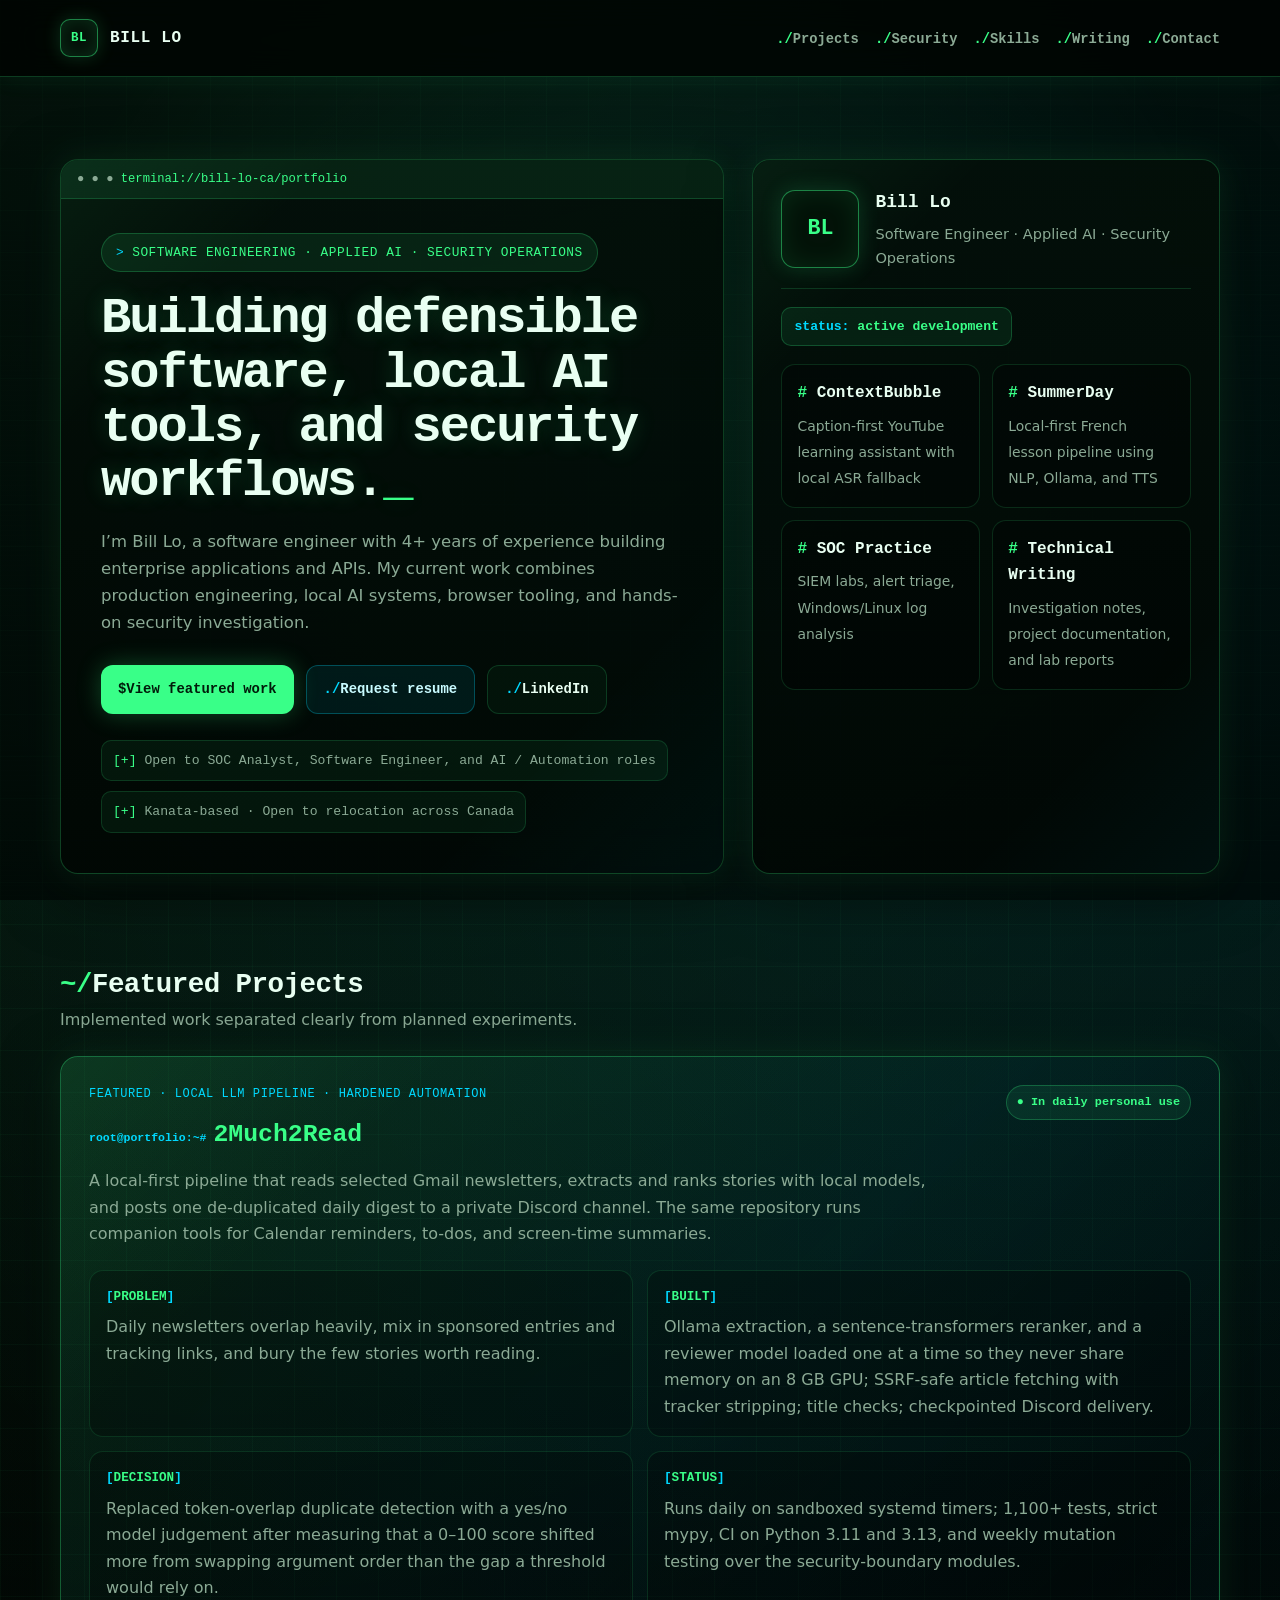
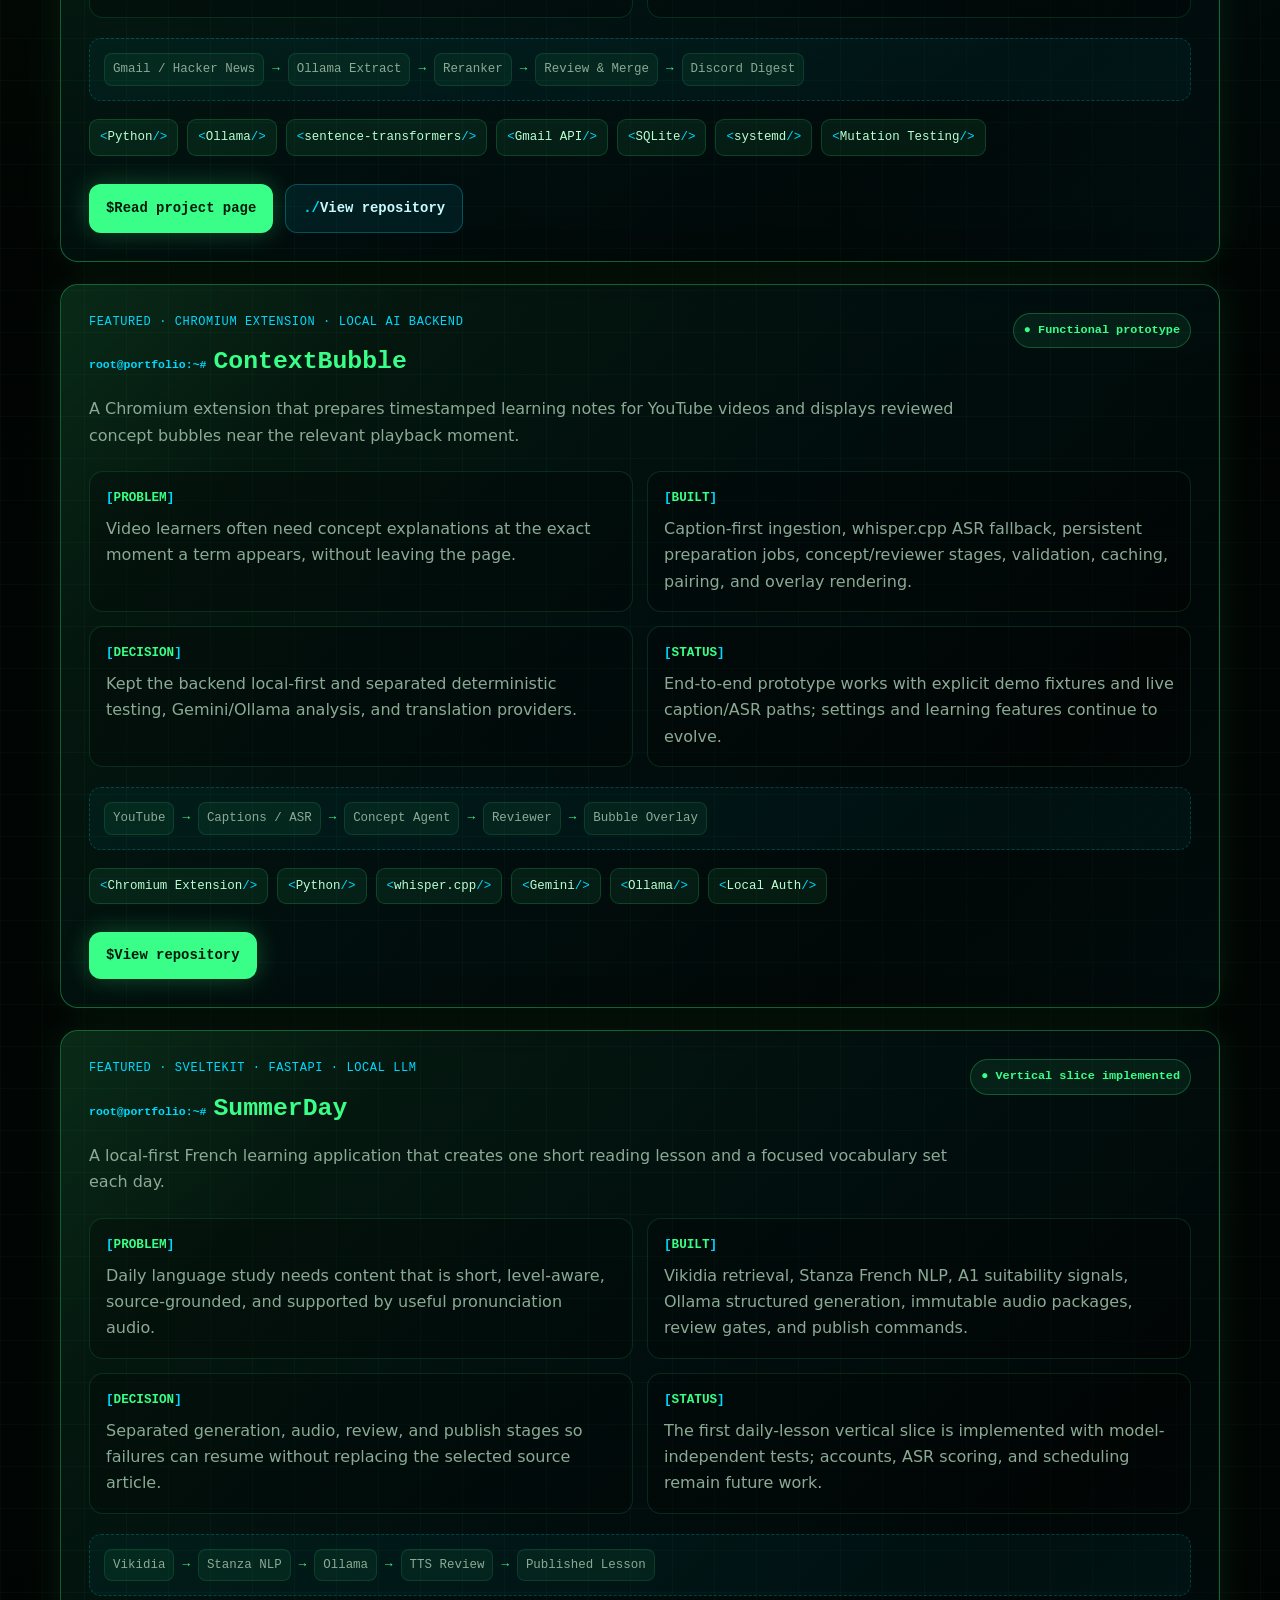
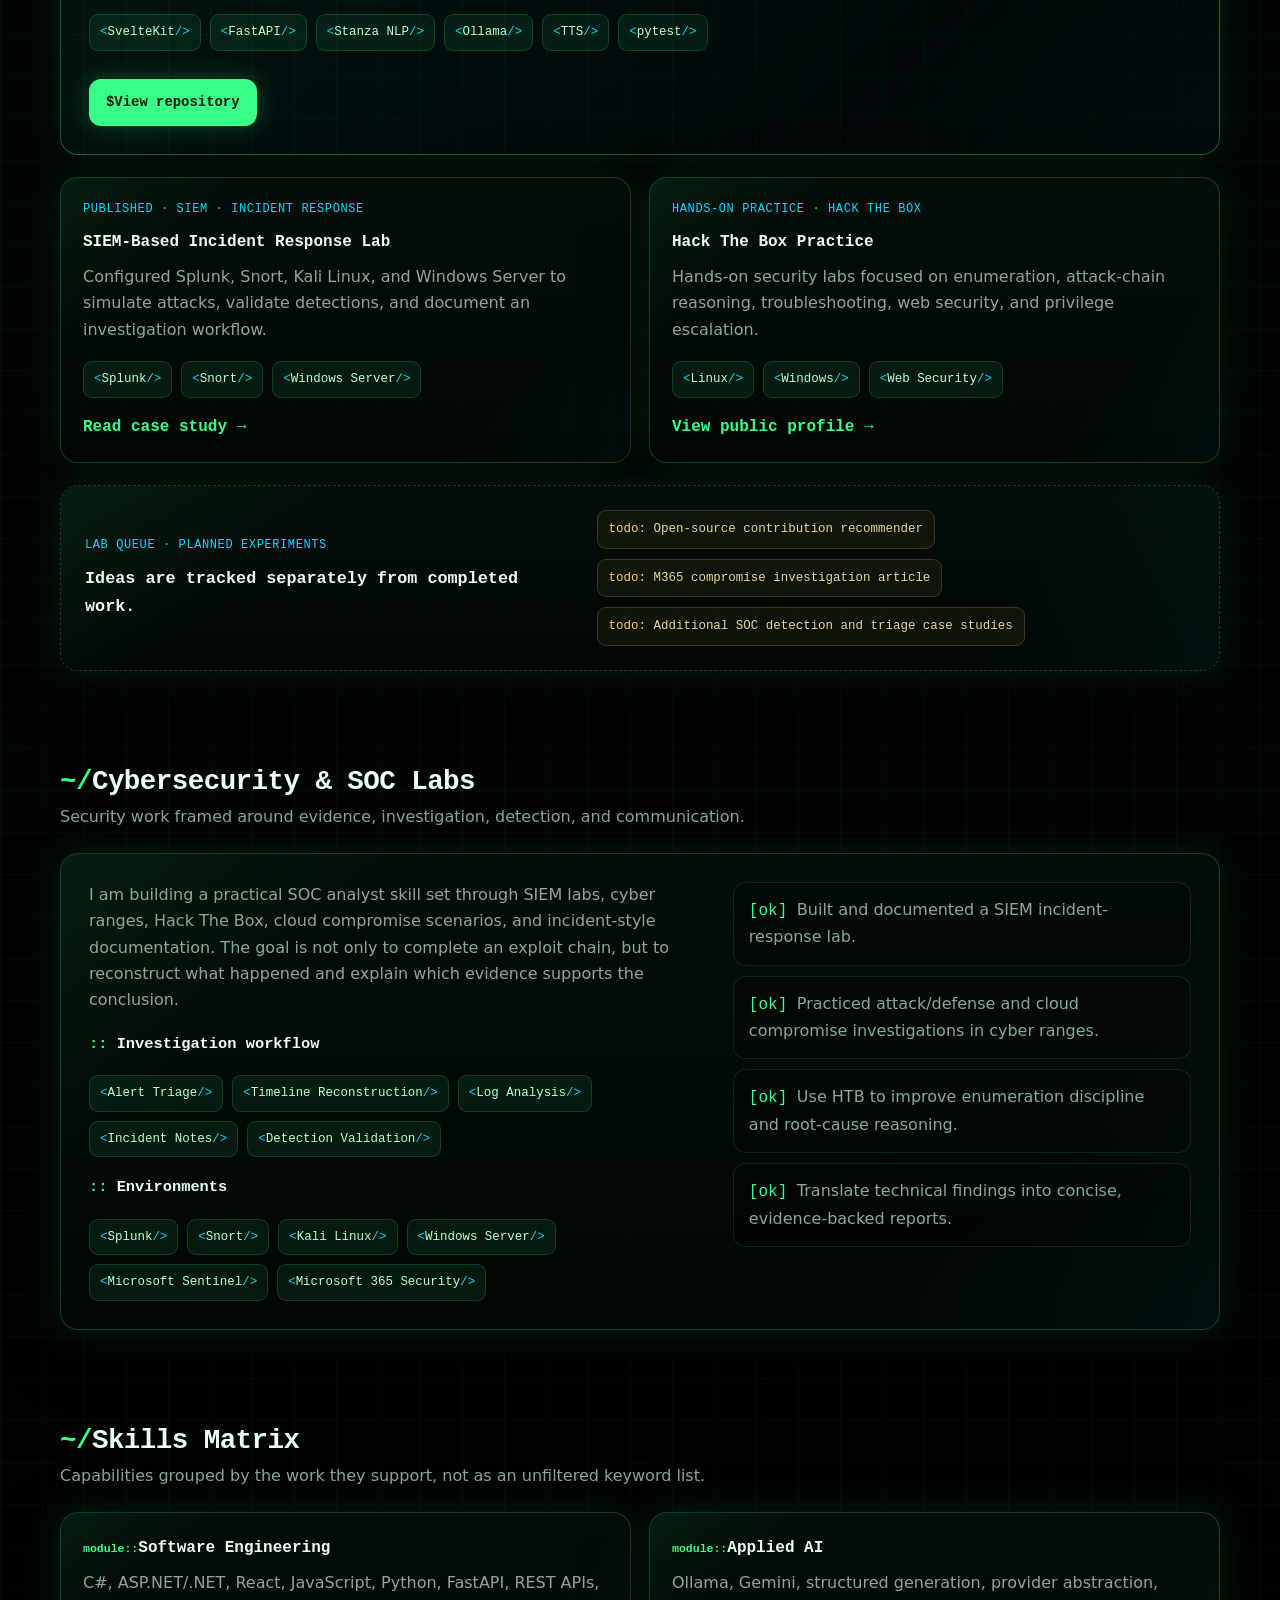
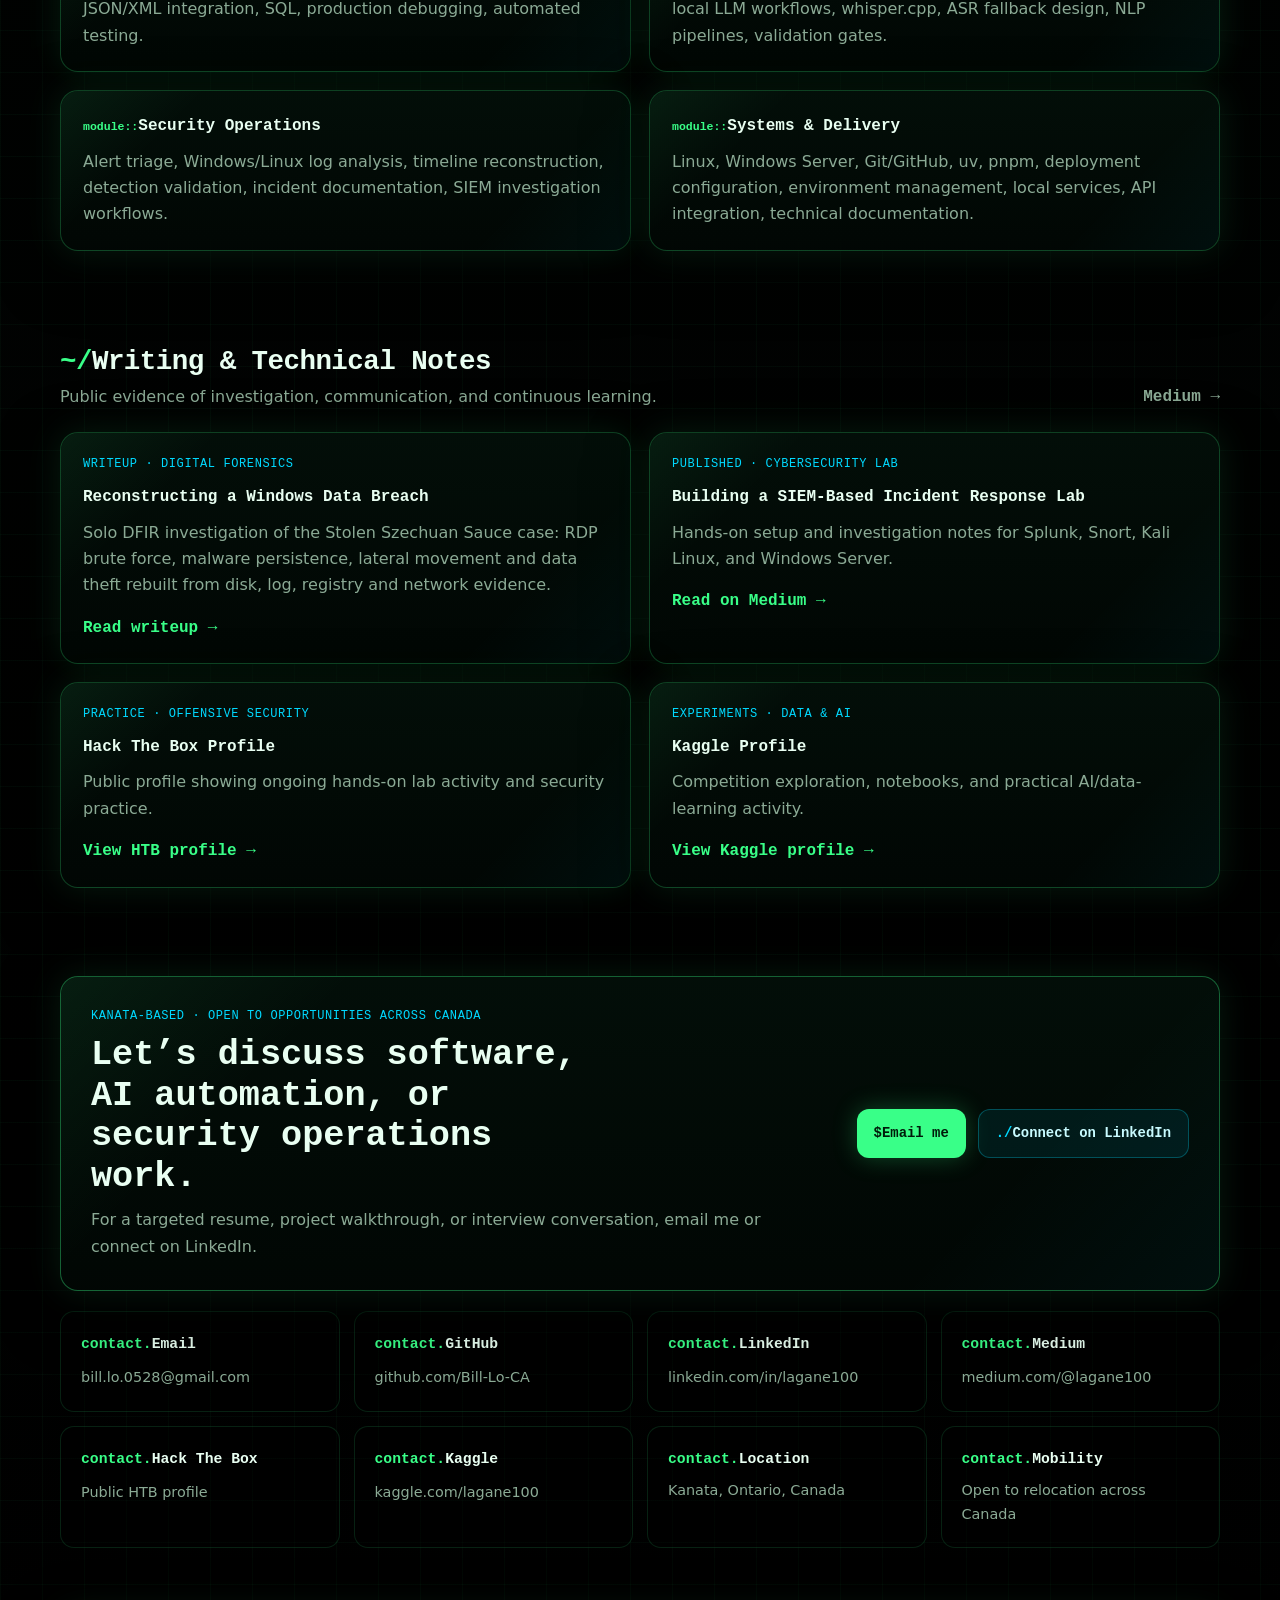
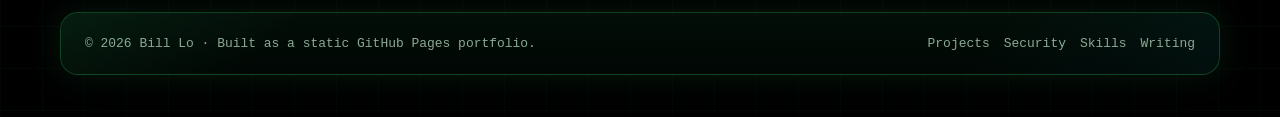
<file: index.html>
<!DOCTYPE html>
<html lang="en">
<head>
  <meta charset="UTF-8" />
  <meta name="viewport" content="width=device-width, initial-scale=1.0" />
  <meta name="description" content="Bill Lo's portfolio: enterprise software engineering, local AI tools, SOC investigation practice, and security-focused technical writing." />
  <meta name="robots" content="index, follow" />
  <meta name="theme-color" content="#020604" />
  <link rel="canonical" href="https://bill-lo-ca.github.io/" />
  <link rel="icon" href="favicon.svg" type="image/svg+xml" />
  <link rel="stylesheet" href="style.css" />

  <meta property="og:type" content="website" />
  <meta property="og:url" content="https://bill-lo-ca.github.io/" />
  <meta property="og:title" content="Bill Lo | Software, AI & Cybersecurity" />
  <meta property="og:description" content="Enterprise software engineering, local AI tools, SOC investigation practice, and security-focused technical writing." />
  <meta property="og:image" content="https://avatars.githubusercontent.com/u/143205609?v=4" />
  <meta name="twitter:card" content="summary" />
  <meta name="twitter:title" content="Bill Lo | Software, AI & Cybersecurity" />
  <meta name="twitter:description" content="Enterprise software engineering, local AI tools, SOC investigation practice, and security-focused technical writing." />
  <meta name="twitter:image" content="https://avatars.githubusercontent.com/u/143205609?v=4" />

  <title>Bill Lo | Software, AI & Cybersecurity</title>

  <script type="application/ld+json">
  {
    "@context": "https://schema.org",
    "@type": "Person",
    "name": "Bill Lo",
    "url": "https://bill-lo-ca.github.io/",
    "image": "https://avatars.githubusercontent.com/u/143205609?v=4",
    "jobTitle": "Software Engineer focused on Applied AI and Cybersecurity",
    "address": {
      "@type": "PostalAddress",
      "addressLocality": "Kanata",
      "addressRegion": "Ontario",
      "addressCountry": "CA"
    },
    "sameAs": [
      "https://github.com/Bill-Lo-CA",
      "https://www.linkedin.com/in/lagane100/",
      "https://medium.com/@lagane100",
      "https://app.hackthebox.com/public/users/3095335",
      "https://www.kaggle.com/lagane100"
    ]
  }
  </script>
</head>
<body>
  <a class="skip-link" href="#main-content">Skip to main content</a>

  <header>
    <div class="container nav">
      <a class="brand" href="#top" aria-label="Back to top">
        <span class="brand-mark">BL</span>
        <span>Bill Lo</span>
      </a>
      <nav aria-label="Primary navigation">
        <ul class="nav-links">
          <li><a href="#projects">Projects</a></li>
          <li><a href="#security">Security</a></li>
          <li><a href="#skills">Skills</a></li>
          <li><a href="#writing">Writing</a></li>
          <li><a href="#contact">Contact</a></li>
        </ul>
      </nav>
    </div>
  </header>

  <main id="main-content">
    <section class="hero" id="top">
      <div class="container hero-grid">
        <div class="hero-main panel">
          <div class="terminal-bar">terminal://bill-lo-ca/portfolio</div>
          <div class="hero-content">
            <div class="eyebrow">Software Engineering · Applied AI · Security Operations</div>
            <h1>Building defensible software, local AI tools, and security workflows.</h1>
            <p>
              I’m Bill Lo, a software engineer with 4+ years of experience building enterprise applications and APIs.
              My current work combines production engineering, local AI systems, browser tooling, and hands-on security investigation.
            </p>
            <div class="hero-actions">
              <a class="btn btn-primary" href="#projects">View featured work</a>
              <a class="btn btn-secondary" href="mailto:bill.lo.0528@gmail.com?subject=Resume%20Request%20from%20Portfolio">Request resume</a>
              <a class="btn btn-quiet" href="https://www.linkedin.com/in/lagane100/" target="_blank" rel="me noopener noreferrer">LinkedIn</a>
            </div>
            <div class="hero-list" aria-label="Current availability">
              <span>Open to SOC Analyst, Software Engineer, and AI / Automation roles</span>
              <span>Kanata-based · Open to relocation across Canada</span>
            </div>
          </div>
        </div>

        <aside class="hero-side panel" aria-label="Profile summary">
          <div class="profile-card">
            <div class="avatar">BL</div>
            <div>
              <h2>Bill Lo</h2>
              <div class="meta">Software Engineer · Applied AI · Security Operations</div>
            </div>
          </div>

          <div class="status-pill">active development</div>
          <div class="quick-links">
            <a class="quick-link" href="#contextbubble">
              <strong>ContextBubble</strong>
              <span>Caption-first YouTube learning assistant with local ASR fallback</span>
            </a>
            <a class="quick-link" href="#summerday">
              <strong>SummerDay</strong>
              <span>Local-first French lesson pipeline using NLP, Ollama, and TTS</span>
            </a>
            <a class="quick-link" href="#security">
              <strong>SOC Practice</strong>
              <span>SIEM labs, alert triage, Windows/Linux log analysis</span>
            </a>
            <a class="quick-link" href="#writing">
              <strong>Technical Writing</strong>
              <span>Investigation notes, project documentation, and lab reports</span>
            </a>
          </div>
        </aside>
      </div>
    </section>

    <section id="projects">
      <div class="container">
        <div class="section-head">
          <div>
            <h2>Featured Projects</h2>
            <p>Implemented work separated clearly from planned experiments.</p>
          </div>
        </div>

        <article class="project-showcase panel" id="2much2read">
          <div class="project-header">
            <div>
              <div class="project-meta">Featured · Local LLM Pipeline · Hardened Automation</div>
              <h3>2Much2Read</h3>
            </div>
            <span class="status-chip status-active">In daily personal use</span>
          </div>

          <p class="project-summary">
            A local-first pipeline that reads selected Gmail newsletters, extracts and ranks stories with local models, and posts one de-duplicated daily digest to a private Discord channel.
            The same repository runs companion tools for Calendar reminders, to-dos, and screen-time summaries.
          </p>

          <div class="case-grid">
            <div class="case-item">
              <span class="case-label">Problem</span>
              <p>Daily newsletters overlap heavily, mix in sponsored entries and tracking links, and bury the few stories worth reading.</p>
            </div>
            <div class="case-item">
              <span class="case-label">Built</span>
              <p>Ollama extraction, a sentence-transformers reranker, and a reviewer model loaded one at a time so they never share memory on an 8 GB GPU; SSRF-safe article fetching with tracker stripping; title checks; checkpointed Discord delivery.</p>
            </div>
            <div class="case-item">
              <span class="case-label">Decision</span>
              <p>Replaced token-overlap duplicate detection with a yes/no model judgement after measuring that a 0–100 score shifted more from swapping argument order than the gap a threshold would rely on.</p>
            </div>
            <div class="case-item">
              <span class="case-label">Status</span>
              <p>Runs daily on sandboxed systemd timers; 1,100+ tests, strict mypy, CI on Python 3.11 and 3.13, and weekly mutation testing over the security-boundary modules.</p>
            </div>
          </div>

          <div class="flow" aria-label="2Much2Read digest pipeline">
            <span>Gmail / Hacker News</span><b>→</b><span>Ollama Extract</span><b>→</b><span>Reranker</span><b>→</b><span>Review &amp; Merge</span><b>→</b><span>Discord Digest</span>
          </div>

          <div class="card-tags">
            <span class="tag">Python</span>
            <span class="tag">Ollama</span>
            <span class="tag">sentence-transformers</span>
            <span class="tag">Gmail API</span>
            <span class="tag">SQLite</span>
            <span class="tag">systemd</span>
            <span class="tag">Mutation Testing</span>
          </div>
          <div class="project-actions">
            <a class="btn btn-primary" href="projects/2much2read/">Read project page</a>
            <a class="btn btn-secondary" href="https://github.com/Bill-Lo-CA/2Much2Read" target="_blank" rel="noopener noreferrer">View repository</a>
          </div>
        </article>

        <article class="project-showcase panel" id="contextbubble">
          <div class="project-header">
            <div>
              <div class="project-meta">Featured · Chromium Extension · Local AI Backend</div>
              <h3>ContextBubble</h3>
            </div>
            <span class="status-chip status-active">Functional prototype</span>
          </div>

          <p class="project-summary">
            A Chromium extension that prepares timestamped learning notes for YouTube videos and displays reviewed concept bubbles near the relevant playback moment.
          </p>

          <div class="case-grid">
            <div class="case-item">
              <span class="case-label">Problem</span>
              <p>Video learners often need concept explanations at the exact moment a term appears, without leaving the page.</p>
            </div>
            <div class="case-item">
              <span class="case-label">Built</span>
              <p>Caption-first ingestion, whisper.cpp ASR fallback, persistent preparation jobs, concept/reviewer stages, validation, caching, pairing, and overlay rendering.</p>
            </div>
            <div class="case-item">
              <span class="case-label">Decision</span>
              <p>Kept the backend local-first and separated deterministic testing, Gemini/Ollama analysis, and translation providers.</p>
            </div>
            <div class="case-item">
              <span class="case-label">Status</span>
              <p>End-to-end prototype works with explicit demo fixtures and live caption/ASR paths; settings and learning features continue to evolve.</p>
            </div>
          </div>

          <div class="flow" aria-label="ContextBubble data flow">
            <span>YouTube</span><b>→</b><span>Captions / ASR</span><b>→</b><span>Concept Agent</span><b>→</b><span>Reviewer</span><b>→</b><span>Bubble Overlay</span>
          </div>

          <div class="card-tags">
            <span class="tag">Chromium Extension</span>
            <span class="tag">Python</span>
            <span class="tag">whisper.cpp</span>
            <span class="tag">Gemini</span>
            <span class="tag">Ollama</span>
            <span class="tag">Local Auth</span>
          </div>
          <div class="project-actions">
            <a class="btn btn-primary" href="https://github.com/Bill-Lo-CA/contextbubble" target="_blank" rel="noopener noreferrer">View repository</a>
          </div>
        </article>

        <article class="project-showcase panel" id="summerday">
          <div class="project-header">
            <div>
              <div class="project-meta">Featured · SvelteKit · FastAPI · Local LLM</div>
              <h3>SummerDay</h3>
            </div>
            <span class="status-chip status-active">Vertical slice implemented</span>
          </div>

          <p class="project-summary">
            A local-first French learning application that creates one short reading lesson and a focused vocabulary set each day.
          </p>

          <div class="case-grid">
            <div class="case-item">
              <span class="case-label">Problem</span>
              <p>Daily language study needs content that is short, level-aware, source-grounded, and supported by useful pronunciation audio.</p>
            </div>
            <div class="case-item">
              <span class="case-label">Built</span>
              <p>Vikidia retrieval, Stanza French NLP, A1 suitability signals, Ollama structured generation, immutable audio packages, review gates, and publish commands.</p>
            </div>
            <div class="case-item">
              <span class="case-label">Decision</span>
              <p>Separated generation, audio, review, and publish stages so failures can resume without replacing the selected source article.</p>
            </div>
            <div class="case-item">
              <span class="case-label">Status</span>
              <p>The first daily-lesson vertical slice is implemented with model-independent tests; accounts, ASR scoring, and scheduling remain future work.</p>
            </div>
          </div>

          <div class="flow" aria-label="SummerDay lesson pipeline">
            <span>Vikidia</span><b>→</b><span>Stanza NLP</span><b>→</b><span>Ollama</span><b>→</b><span>TTS Review</span><b>→</b><span>Published Lesson</span>
          </div>

          <div class="card-tags">
            <span class="tag">SvelteKit</span>
            <span class="tag">FastAPI</span>
            <span class="tag">Stanza NLP</span>
            <span class="tag">Ollama</span>
            <span class="tag">TTS</span>
            <span class="tag">pytest</span>
          </div>
          <div class="project-actions">
            <a class="btn btn-primary" href="https://github.com/Bill-Lo-CA/SummerDay" target="_blank" rel="noopener noreferrer">View repository</a>
          </div>
        </article>

        <div class="supporting-grid">
          <article class="project-card panel">
            <div class="project-meta">Published · SIEM · Incident Response</div>
            <h3>SIEM-Based Incident Response Lab</h3>
            <p>Configured Splunk, Snort, Kali Linux, and Windows Server to simulate attacks, validate detections, and document an investigation workflow.</p>
            <div class="card-tags">
              <span class="tag">Splunk</span>
              <span class="tag">Snort</span>
              <span class="tag">Windows Server</span>
            </div>
            <a class="card-link" href="https://medium.com/@lagane100/building-a-siem-based-incident-response-lab-with-splunk-snort-kali-linux-and-windows-server-720a20f44620" target="_blank" rel="noopener noreferrer">Read case study →</a>
          </article>

          <article class="project-card panel">
            <div class="project-meta">Hands-on Practice · Hack The Box</div>
            <h3>Hack The Box Practice</h3>
            <p>Hands-on security labs focused on enumeration, attack-chain reasoning, troubleshooting, web security, and privilege escalation.</p>
            <div class="card-tags">
              <span class="tag">Linux</span>
              <span class="tag">Windows</span>
              <span class="tag">Web Security</span>
            </div>
            <a class="card-link" href="https://app.hackthebox.com/public/users/3095335" target="_blank" rel="me noopener noreferrer">View public profile →</a>
          </article>
        </div>

        <div class="lab-queue panel">
          <div>
            <div class="project-meta">Lab Queue · Planned Experiments</div>
            <h3>Ideas are tracked separately from completed work.</h3>
          </div>
          <div class="queue-items">
            <span>Open-source contribution recommender</span>
            <span>M365 compromise investigation article</span>
            <span>Additional SOC detection and triage case studies</span>
          </div>
        </div>
      </div>
    </section>

    <section id="security">
      <div class="container">
        <div class="section-head">
          <div>
            <h2>Cybersecurity & SOC Labs</h2>
            <p>Security work framed around evidence, investigation, detection, and communication.</p>
          </div>
        </div>

        <div class="section-panel panel security-grid">
          <div>
            <p>
              I am building a practical SOC analyst skill set through SIEM labs, cyber ranges, Hack The Box, cloud compromise scenarios, and incident-style documentation.
              The goal is not only to complete an exploit chain, but to reconstruct what happened and explain which evidence supports the conclusion.
            </p>
            <div class="stack-groups">
              <div class="stack-group">
                <h3 class="stack-title">Investigation workflow</h3>
                <div class="stack-list">
                  <span class="tag">Alert Triage</span>
                  <span class="tag">Timeline Reconstruction</span>
                  <span class="tag">Log Analysis</span>
                  <span class="tag">Incident Notes</span>
                  <span class="tag">Detection Validation</span>
                </div>
              </div>
              <div class="stack-group">
                <h3 class="stack-title">Environments</h3>
                <div class="stack-list">
                  <span class="tag">Splunk</span>
                  <span class="tag">Snort</span>
                  <span class="tag">Kali Linux</span>
                  <span class="tag">Windows Server</span>
                  <span class="tag">Microsoft Sentinel</span>
                  <span class="tag">Microsoft 365 Security</span>
                </div>
              </div>
            </div>
          </div>

          <div class="highlights">
            <div class="highlight-item">Built and documented a SIEM incident-response lab.</div>
            <div class="highlight-item">Practiced attack/defense and cloud compromise investigations in cyber ranges.</div>
            <div class="highlight-item">Use HTB to improve enumeration discipline and root-cause reasoning.</div>
            <div class="highlight-item">Translate technical findings into concise, evidence-backed reports.</div>
          </div>
        </div>
      </div>
    </section>

    <section id="skills">
      <div class="container">
        <div class="section-head">
          <div>
            <h2>Skills Matrix</h2>
            <p>Capabilities grouped by the work they support, not as an unfiltered keyword list.</p>
          </div>
        </div>

        <div class="skills-grid">
          <article class="skill-card panel">
            <h3>Software Engineering</h3>
            <p>C#, ASP.NET/.NET, React, JavaScript, Python, FastAPI, REST APIs, JSON/XML integration, SQL, production debugging, automated testing.</p>
          </article>
          <article class="skill-card panel">
            <h3>Applied AI</h3>
            <p>Ollama, Gemini, structured generation, provider abstraction, local LLM workflows, whisper.cpp, ASR fallback design, NLP pipelines, validation gates.</p>
          </article>
          <article class="skill-card panel">
            <h3>Security Operations</h3>
            <p>Alert triage, Windows/Linux log analysis, timeline reconstruction, detection validation, incident documentation, SIEM investigation workflows.</p>
          </article>
          <article class="skill-card panel">
            <h3>Systems & Delivery</h3>
            <p>Linux, Windows Server, Git/GitHub, uv, pnpm, deployment configuration, environment management, local services, API integration, technical documentation.</p>
          </article>
        </div>
      </div>
    </section>

    <section id="writing">
      <div class="container">
        <div class="section-head">
          <div>
            <h2>Writing & Technical Notes</h2>
            <p>Public evidence of investigation, communication, and continuous learning.</p>
          </div>
          <a class="section-link" href="https://medium.com/@lagane100" target="_blank" rel="me noopener noreferrer">Medium →</a>
        </div>

        <div class="posts-grid">
          <article class="post-card panel">
            <div class="post-meta">Writeup · Digital Forensics</div>
            <h3>Reconstructing a Windows Data Breach</h3>
            <p>Solo DFIR investigation of the Stolen Szechuan Sauce case: RDP brute force, malware persistence, lateral movement and data theft rebuilt from disk, log, registry and network evidence.</p>
            <a class="card-link" href="writeups/szechuan-sauce/">Read writeup →</a>
          </article>

          <article class="post-card panel">
            <div class="post-meta">Published · Cybersecurity Lab</div>
            <h3>Building a SIEM-Based Incident Response Lab</h3>
            <p>Hands-on setup and investigation notes for Splunk, Snort, Kali Linux, and Windows Server.</p>
            <a class="card-link" href="https://medium.com/@lagane100/building-a-siem-based-incident-response-lab-with-splunk-snort-kali-linux-and-windows-server-720a20f44620" target="_blank" rel="noopener noreferrer">Read on Medium →</a>
          </article>

          <article class="post-card panel">
            <div class="post-meta">Practice · Offensive Security</div>
            <h3>Hack The Box Profile</h3>
            <p>Public profile showing ongoing hands-on lab activity and security practice.</p>
            <a class="card-link" href="https://app.hackthebox.com/public/users/3095335" target="_blank" rel="me noopener noreferrer">View HTB profile →</a>
          </article>

          <article class="post-card panel">
            <div class="post-meta">Experiments · Data & AI</div>
            <h3>Kaggle Profile</h3>
            <p>Competition exploration, notebooks, and practical AI/data-learning activity.</p>
            <a class="card-link" href="https://www.kaggle.com/lagane100" target="_blank" rel="me noopener noreferrer">View Kaggle profile →</a>
          </article>
        </div>
      </div>
    </section>

    <section id="contact">
      <div class="container">
        <div class="contact-cta panel">
          <div>
            <div class="project-meta">Kanata-based · Open to opportunities across Canada</div>
            <h2>Let’s discuss software, AI automation, or security operations work.</h2>
            <p>For a targeted resume, project walkthrough, or interview conversation, email me or connect on LinkedIn.</p>
          </div>
          <div class="hero-actions">
            <a class="btn btn-primary" href="mailto:bill.lo.0528@gmail.com?subject=Portfolio%20Inquiry">Email me</a>
            <a class="btn btn-secondary" href="https://www.linkedin.com/in/lagane100/" target="_blank" rel="me noopener noreferrer">Connect on LinkedIn</a>
          </div>
        </div>

        <div class="contact-grid">
          <div class="contact-card">
            <h3>Email</h3>
            <a href="mailto:bill.lo.0528@gmail.com">bill.lo.0528@gmail.com</a>
          </div>
          <div class="contact-card">
            <h3>GitHub</h3>
            <a href="https://github.com/Bill-Lo-CA" target="_blank" rel="me noopener noreferrer">github.com/Bill-Lo-CA</a>
          </div>
          <div class="contact-card">
            <h3>LinkedIn</h3>
            <a href="https://www.linkedin.com/in/lagane100/" target="_blank" rel="me noopener noreferrer">linkedin.com/in/lagane100</a>
          </div>
          <div class="contact-card">
            <h3>Medium</h3>
            <a href="https://medium.com/@lagane100" target="_blank" rel="me noopener noreferrer">medium.com/@lagane100</a>
          </div>
          <div class="contact-card">
            <h3>Hack The Box</h3>
            <a href="https://app.hackthebox.com/public/users/3095335" target="_blank" rel="me noopener noreferrer">Public HTB profile</a>
          </div>
          <div class="contact-card">
            <h3>Kaggle</h3>
            <a href="https://www.kaggle.com/lagane100" target="_blank" rel="me noopener noreferrer">kaggle.com/lagane100</a>
          </div>
          <div class="contact-card">
            <h3>Location</h3>
            <p>Kanata, Ontario, Canada</p>
          </div>
          <div class="contact-card">
            <h3>Mobility</h3>
            <p>Open to relocation across Canada</p>
          </div>
        </div>
      </div>
    </section>
  </main>

  <footer>
    <div class="container footer-panel panel">
      <div>© 2026 Bill Lo · Built as a static GitHub Pages portfolio.</div>
      <div class="footer-links">
        <a href="#projects">Projects</a>
        <a href="#security">Security</a>
        <a href="#skills">Skills</a>
        <a href="#writing">Writing</a>
      </div>
    </div>
  </footer>
</body>
</html>
</file>
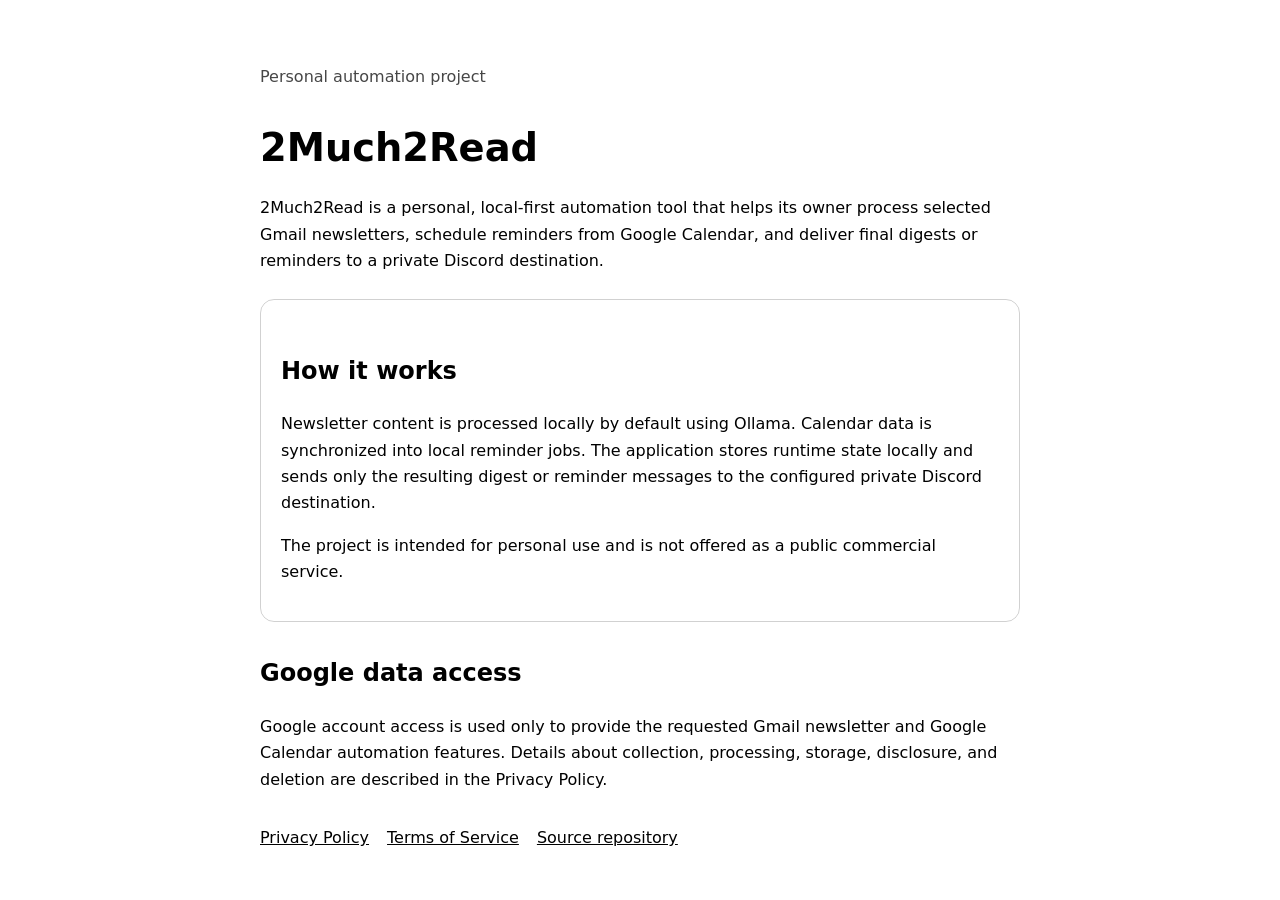
<file: 2much2read/index.html>
<!doctype html>
<html lang="en">
<head>
  <meta charset="utf-8">
  <meta name="viewport" content="width=device-width,initial-scale=1">
  <title>2Much2Read</title>
  <meta name="description" content="2Much2Read is a personal, local-first automation tool for Gmail newsletters, Google Calendar reminders, and private Discord delivery.">
  <style>
    :root{color-scheme:light dark;font-family:system-ui,-apple-system,BlinkMacSystemFont,"Segoe UI",sans-serif}
    body{max-width:760px;margin:0 auto;padding:48px 24px;line-height:1.65}
    h1{font-size:2.4rem;margin-bottom:.25rem}h2{margin-top:2rem}
    .muted{opacity:.72}.card{border:1px solid color-mix(in srgb,currentColor 18%,transparent);border-radius:14px;padding:20px;margin:24px 0}
    a{color:inherit}nav{display:flex;gap:18px;flex-wrap:wrap;margin-top:2rem}
    code{font-family:ui-monospace,SFMono-Regular,Consolas,monospace}
  </style>
</head>
<body>
  <main>
    <p class="muted">Personal automation project</p>
    <h1>2Much2Read</h1>
    <p>2Much2Read is a personal, local-first automation tool that helps its owner process selected Gmail newsletters, schedule reminders from Google Calendar, and deliver final digests or reminders to a private Discord destination.</p>

    <div class="card">
      <h2>How it works</h2>
      <p>Newsletter content is processed locally by default using Ollama. Calendar data is synchronized into local reminder jobs. The application stores runtime state locally and sends only the resulting digest or reminder messages to the configured private Discord destination.</p>
      <p>The project is intended for personal use and is not offered as a public commercial service.</p>
    </div>

    <h2>Google data access</h2>
    <p>Google account access is used only to provide the requested Gmail newsletter and Google Calendar automation features. Details about collection, processing, storage, disclosure, and deletion are described in the Privacy Policy.</p>

    <nav aria-label="Legal">
      <a href="./privacy/">Privacy Policy</a>
      <a href="./terms/">Terms of Service</a>
      <a href="https://github.com/Bill-Lo-CA/2Much2Read">Source repository</a>
    </nav>
  </main>
</body>
</html>
</file>
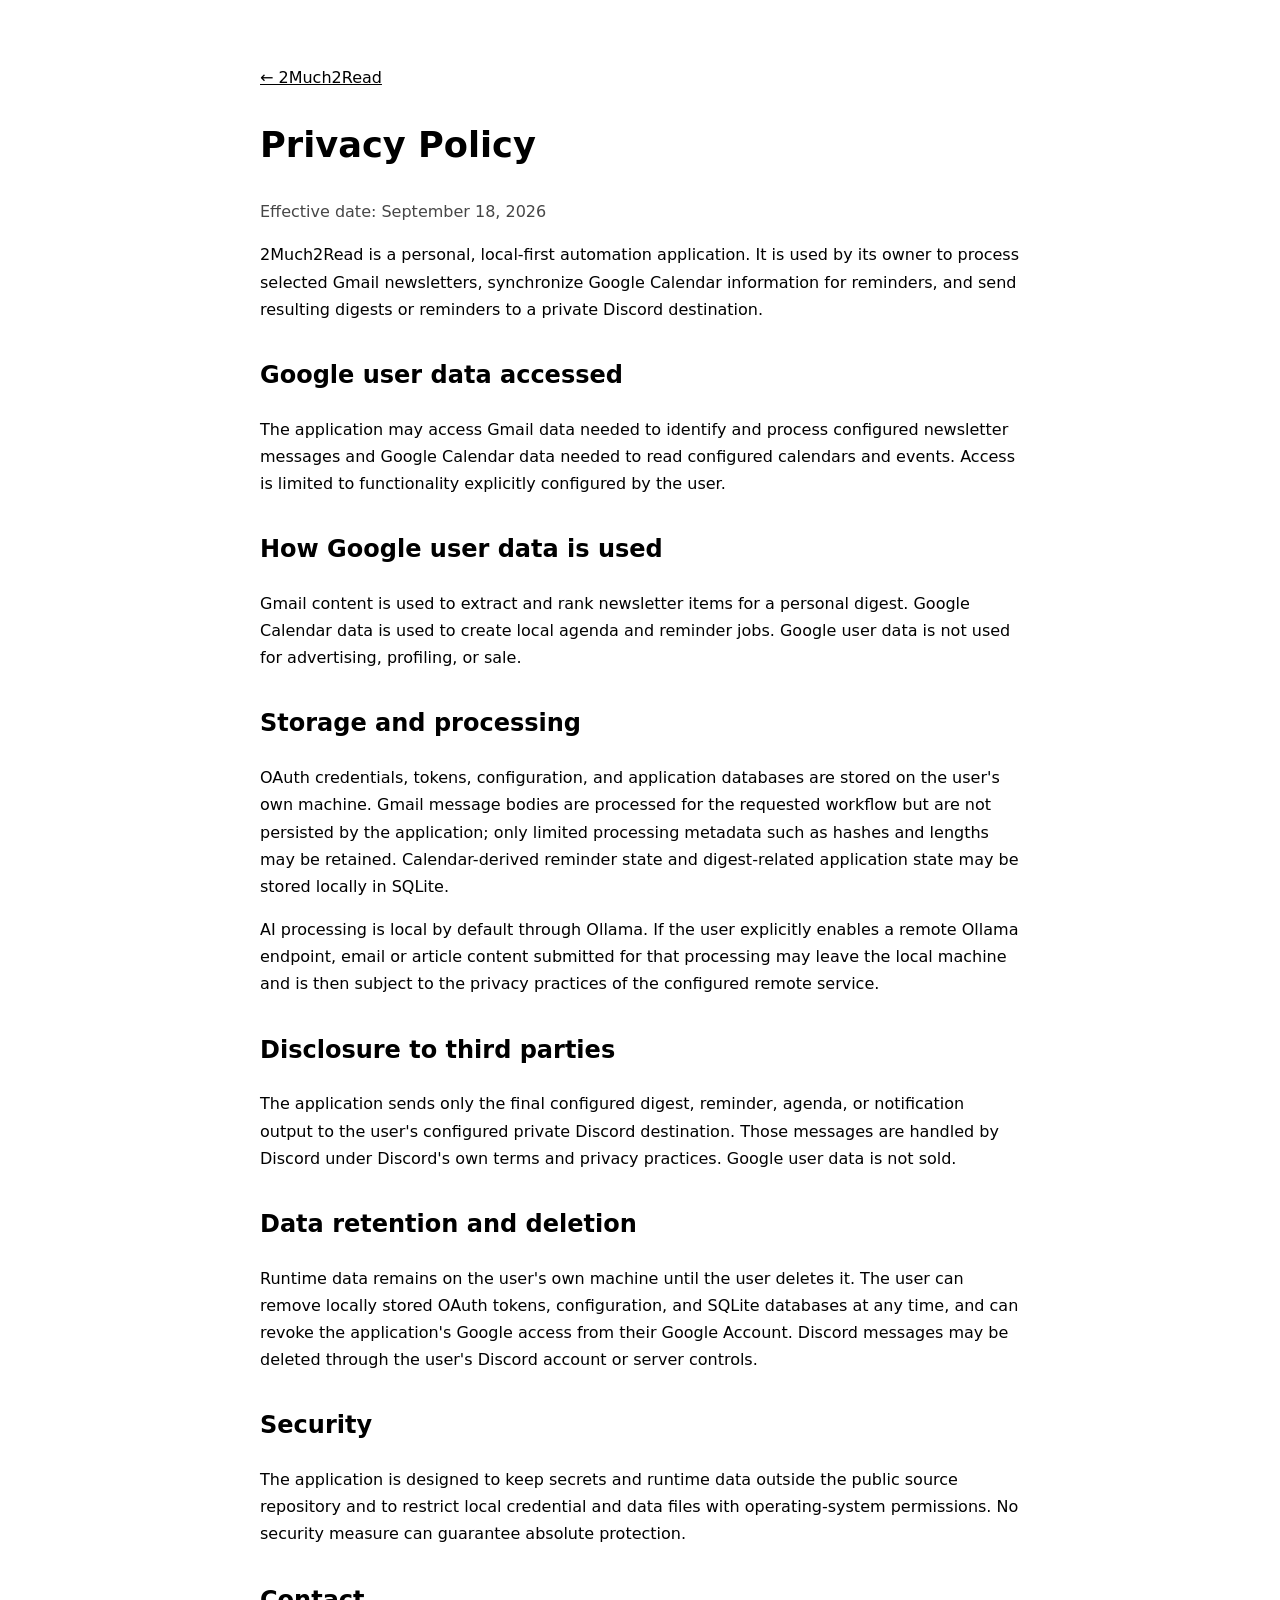
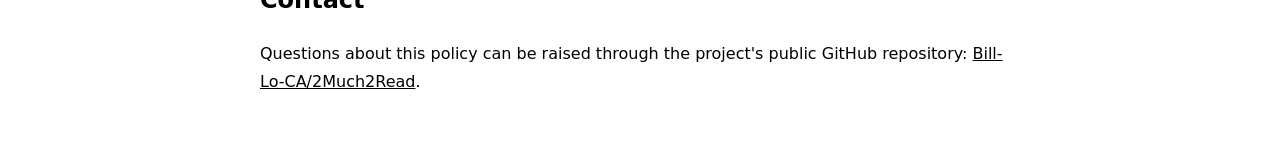
<file: 2much2read/privacy/index.html>
<!doctype html>
<html lang="en">
<head>
  <meta charset="utf-8">
  <meta name="viewport" content="width=device-width,initial-scale=1">
  <title>Privacy Policy · 2Much2Read</title>
  <meta name="description" content="Privacy Policy for 2Much2Read.">
  <style>
    :root{color-scheme:light dark;font-family:system-ui,-apple-system,BlinkMacSystemFont,"Segoe UI",sans-serif}
    body{max-width:760px;margin:0 auto;padding:48px 24px;line-height:1.7}
    h1{font-size:2.2rem}h2{margin-top:2rem}a{color:inherit}.muted{opacity:.72}
  </style>
</head>
<body>
  <main>
    <p><a href="../">← 2Much2Read</a></p>
    <h1>Privacy Policy</h1>
    <p class="muted">Effective date: September 18, 2026</p>

    <p>2Much2Read is a personal, local-first automation application. It is used by its owner to process selected Gmail newsletters, synchronize Google Calendar information for reminders, and send resulting digests or reminders to a private Discord destination.</p>

    <h2>Google user data accessed</h2>
    <p>The application may access Gmail data needed to identify and process configured newsletter messages and Google Calendar data needed to read configured calendars and events. Access is limited to functionality explicitly configured by the user.</p>

    <h2>How Google user data is used</h2>
    <p>Gmail content is used to extract and rank newsletter items for a personal digest. Google Calendar data is used to create local agenda and reminder jobs. Google user data is not used for advertising, profiling, or sale.</p>

    <h2>Storage and processing</h2>
    <p>OAuth credentials, tokens, configuration, and application databases are stored on the user's own machine. Gmail message bodies are processed for the requested workflow but are not persisted by the application; only limited processing metadata such as hashes and lengths may be retained. Calendar-derived reminder state and digest-related application state may be stored locally in SQLite.</p>
    <p>AI processing is local by default through Ollama. If the user explicitly enables a remote Ollama endpoint, email or article content submitted for that processing may leave the local machine and is then subject to the privacy practices of the configured remote service.</p>

    <h2>Disclosure to third parties</h2>
    <p>The application sends only the final configured digest, reminder, agenda, or notification output to the user's configured private Discord destination. Those messages are handled by Discord under Discord's own terms and privacy practices. Google user data is not sold.</p>

    <h2>Data retention and deletion</h2>
    <p>Runtime data remains on the user's own machine until the user deletes it. The user can remove locally stored OAuth tokens, configuration, and SQLite databases at any time, and can revoke the application's Google access from their Google Account. Discord messages may be deleted through the user's Discord account or server controls.</p>

    <h2>Security</h2>
    <p>The application is designed to keep secrets and runtime data outside the public source repository and to restrict local credential and data files with operating-system permissions. No security measure can guarantee absolute protection.</p>

    <h2>Contact</h2>
    <p>Questions about this policy can be raised through the project's public GitHub repository: <a href="https://github.com/Bill-Lo-CA/2Much2Read">Bill-Lo-CA/2Much2Read</a>.</p>
  </main>
</body>
</html>
</file>
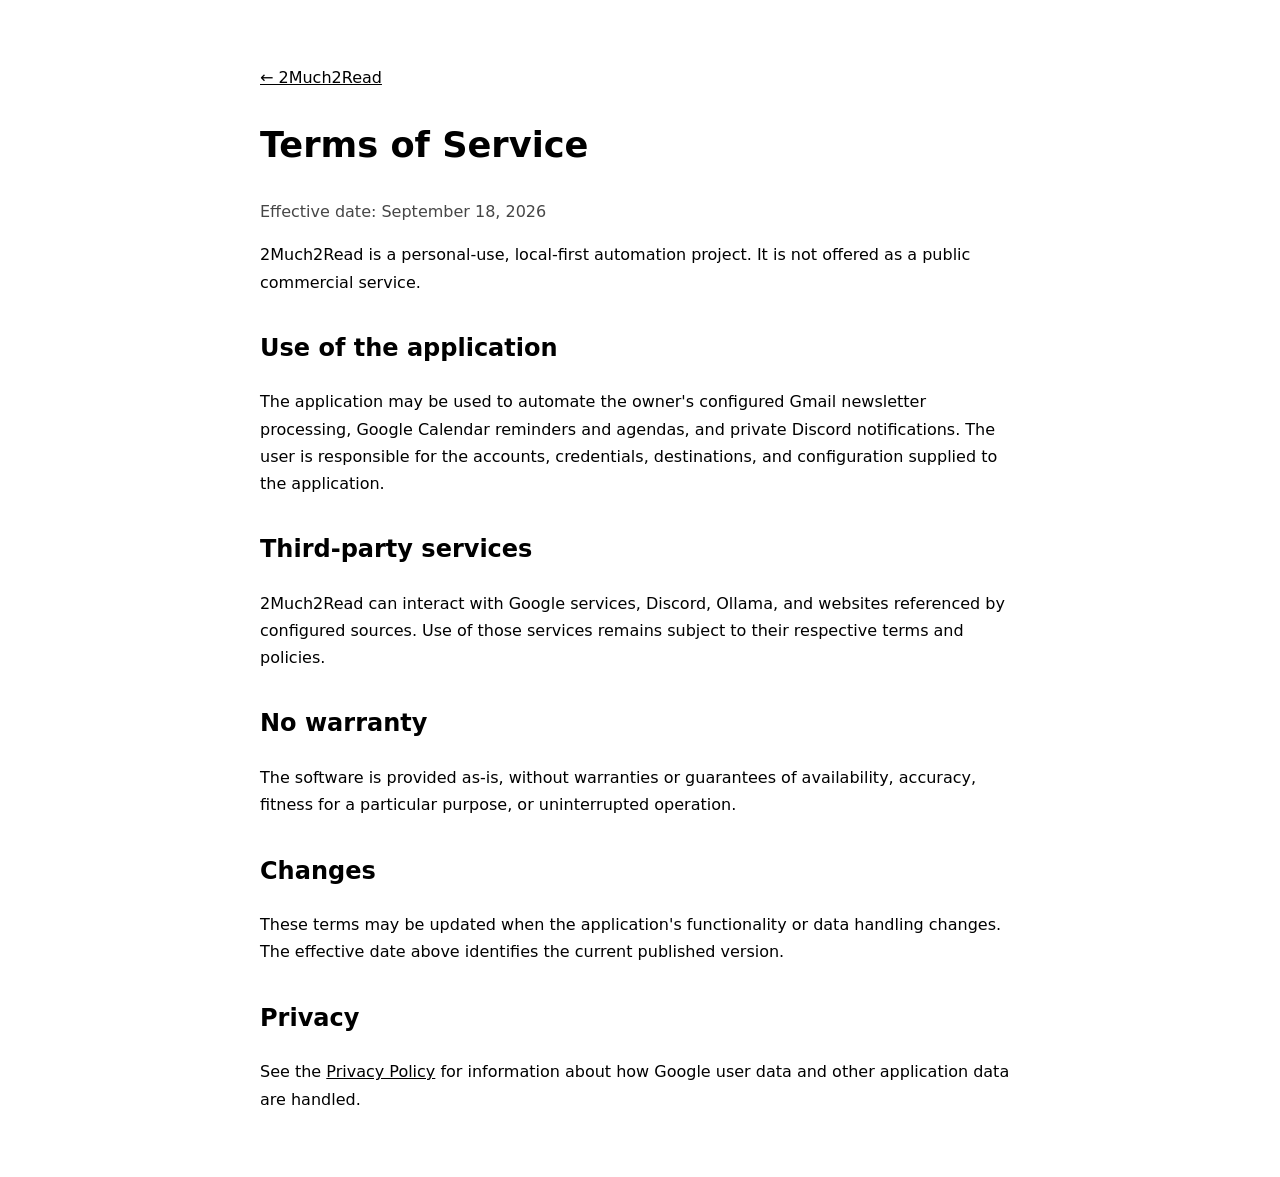
<file: 2much2read/terms/index.html>
<!doctype html>
<html lang="en">
<head>
  <meta charset="utf-8">
  <meta name="viewport" content="width=device-width,initial-scale=1">
  <title>Terms of Service · 2Much2Read</title>
  <meta name="description" content="Terms of Service for 2Much2Read.">
  <style>
    :root{color-scheme:light dark;font-family:system-ui,-apple-system,BlinkMacSystemFont,"Segoe UI",sans-serif}
    body{max-width:760px;margin:0 auto;padding:48px 24px;line-height:1.7}
    h1{font-size:2.2rem}h2{margin-top:2rem}a{color:inherit}.muted{opacity:.72}
  </style>
</head>
<body>
  <main>
    <p><a href="../">← 2Much2Read</a></p>
    <h1>Terms of Service</h1>
    <p class="muted">Effective date: September 18, 2026</p>

    <p>2Much2Read is a personal-use, local-first automation project. It is not offered as a public commercial service.</p>

    <h2>Use of the application</h2>
    <p>The application may be used to automate the owner's configured Gmail newsletter processing, Google Calendar reminders and agendas, and private Discord notifications. The user is responsible for the accounts, credentials, destinations, and configuration supplied to the application.</p>

    <h2>Third-party services</h2>
    <p>2Much2Read can interact with Google services, Discord, Ollama, and websites referenced by configured sources. Use of those services remains subject to their respective terms and policies.</p>

    <h2>No warranty</h2>
    <p>The software is provided as-is, without warranties or guarantees of availability, accuracy, fitness for a particular purpose, or uninterrupted operation.</p>

    <h2>Changes</h2>
    <p>These terms may be updated when the application's functionality or data handling changes. The effective date above identifies the current published version.</p>

    <h2>Privacy</h2>
    <p>See the <a href="../privacy/">Privacy Policy</a> for information about how Google user data and other application data are handled.</p>
  </main>
</body>
</html>
</file>
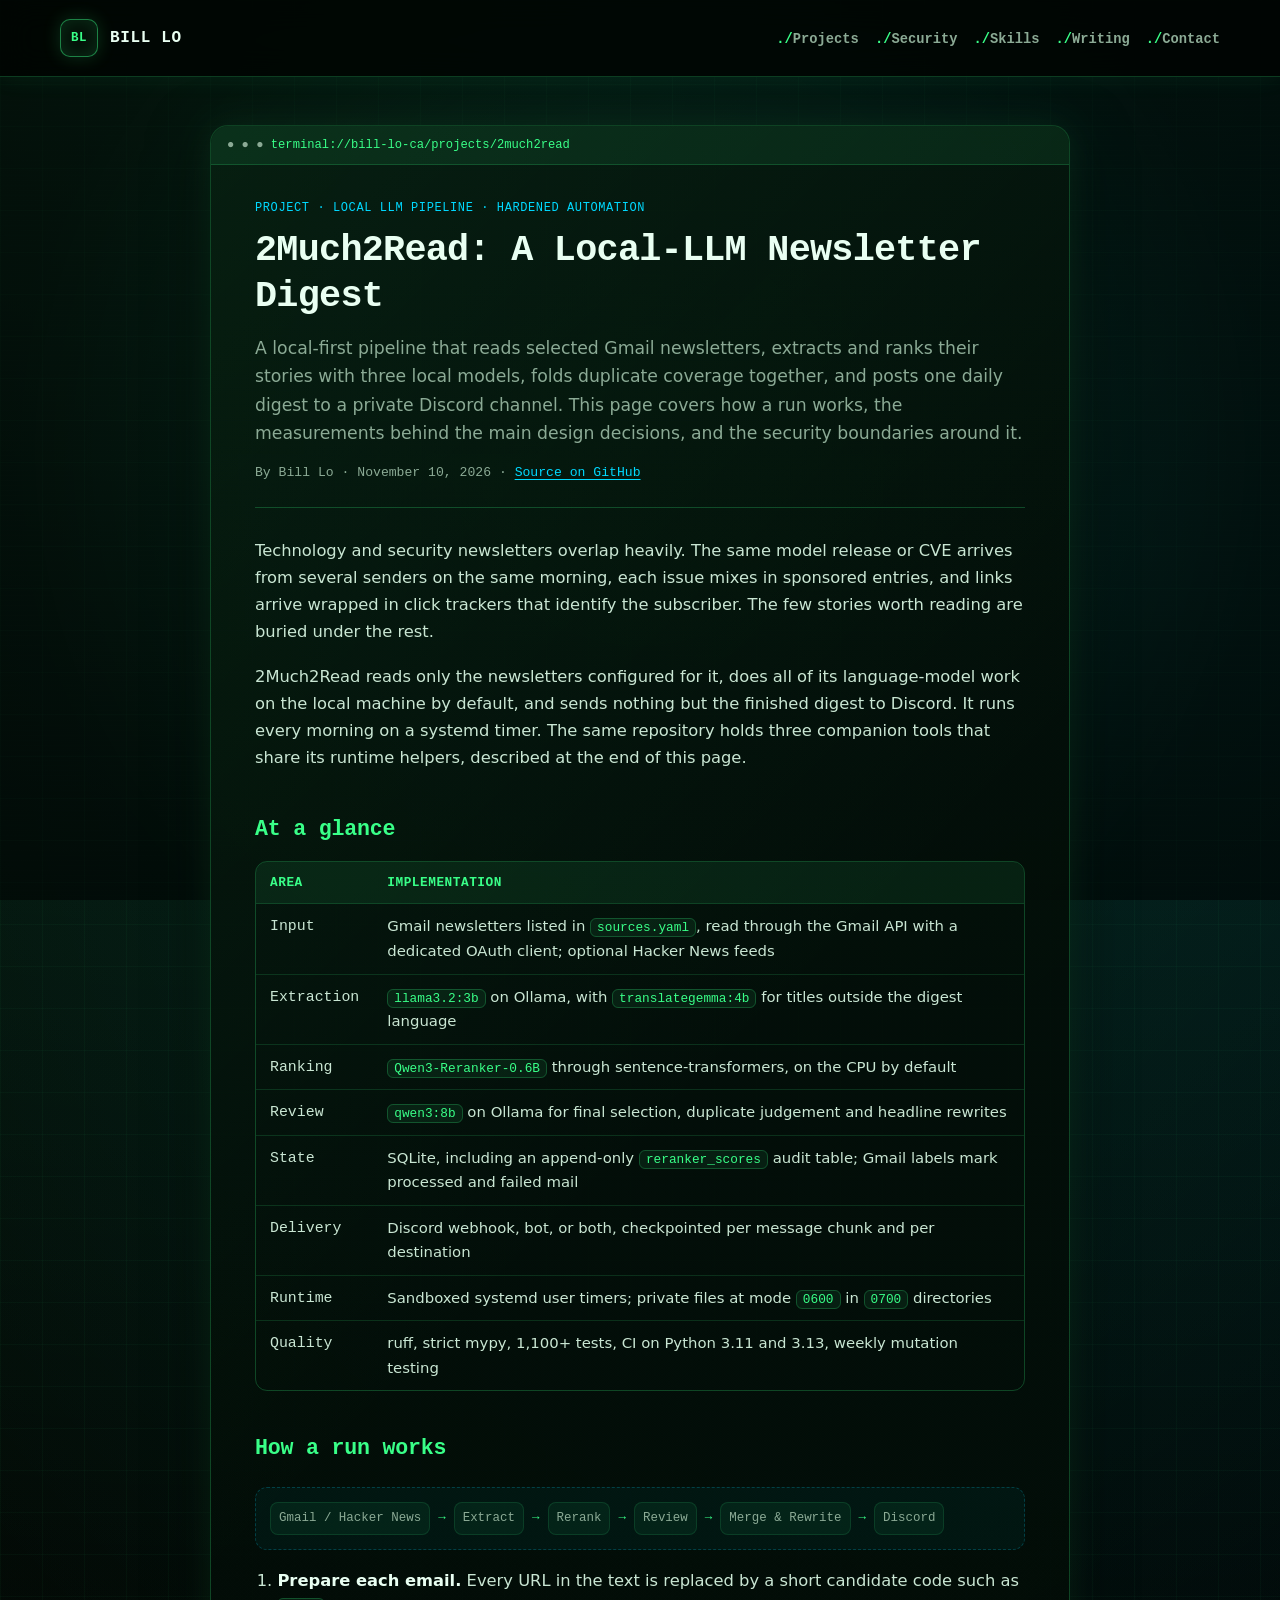
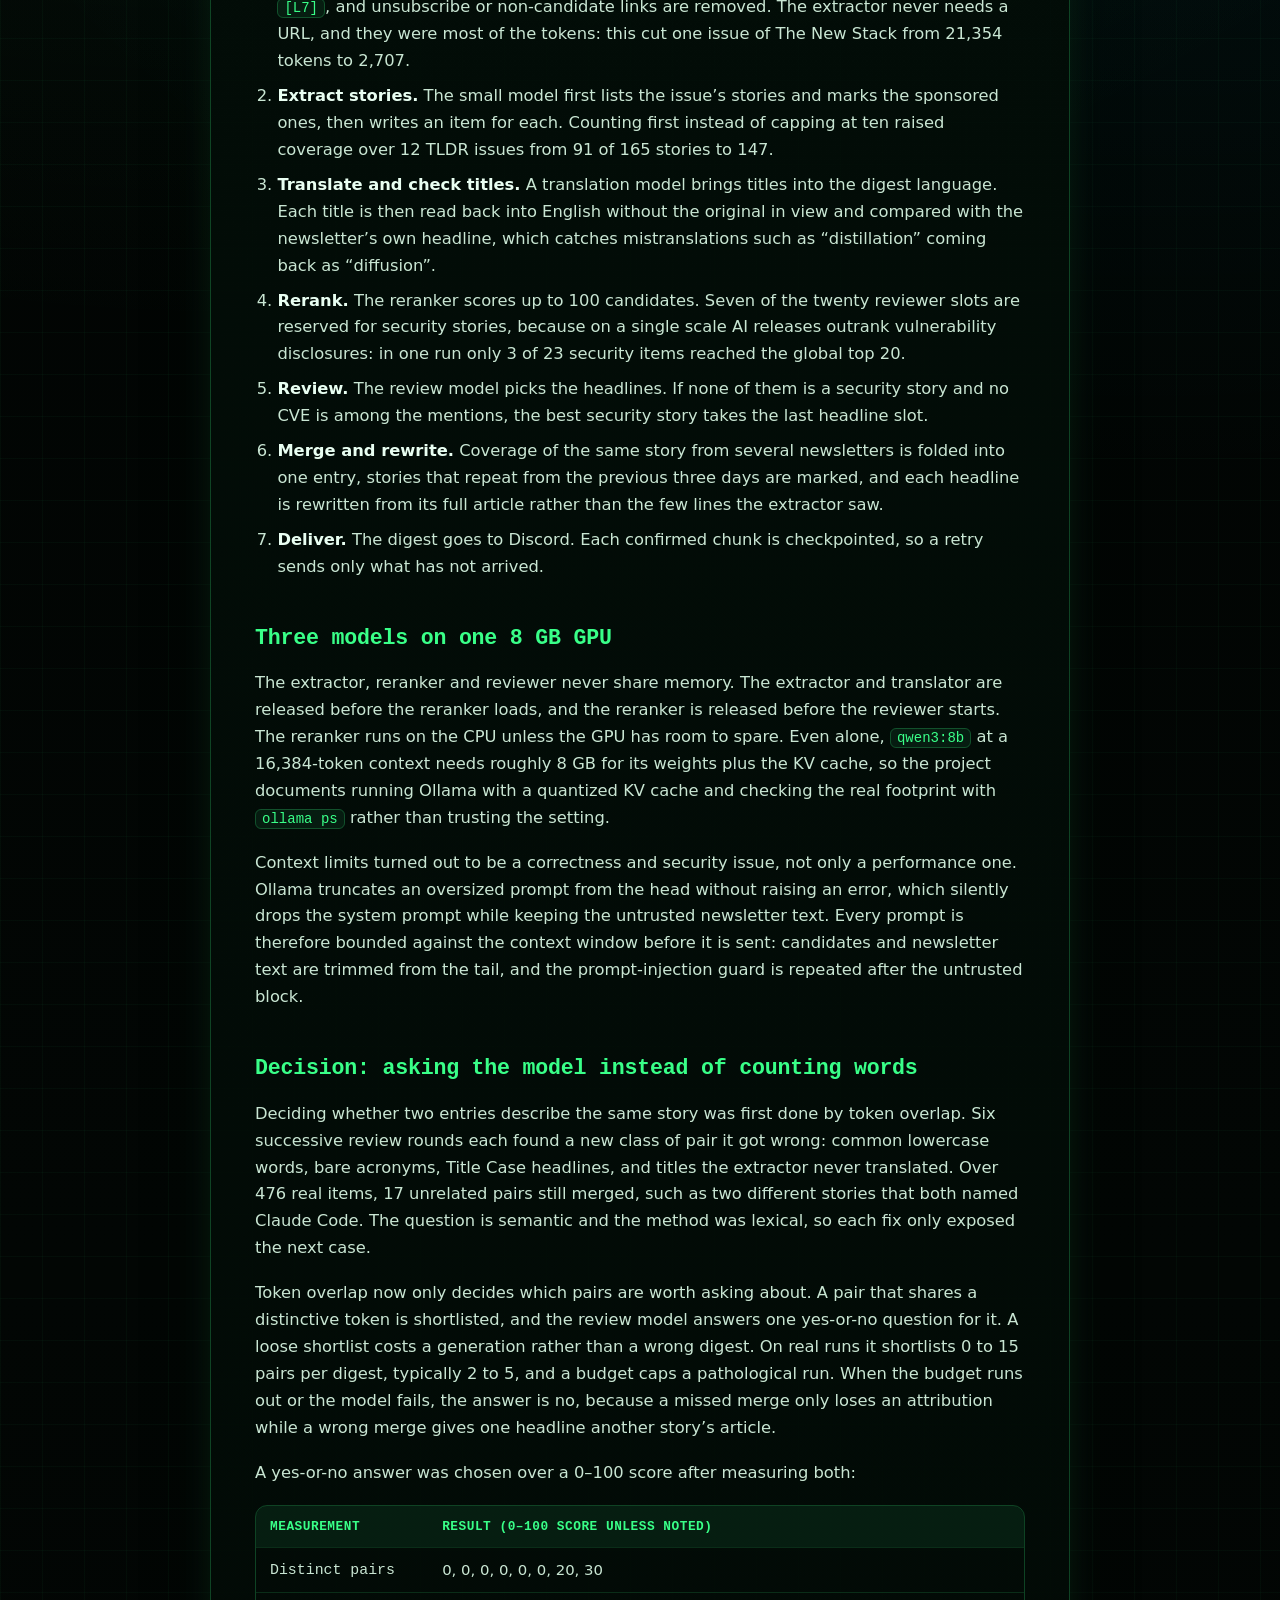
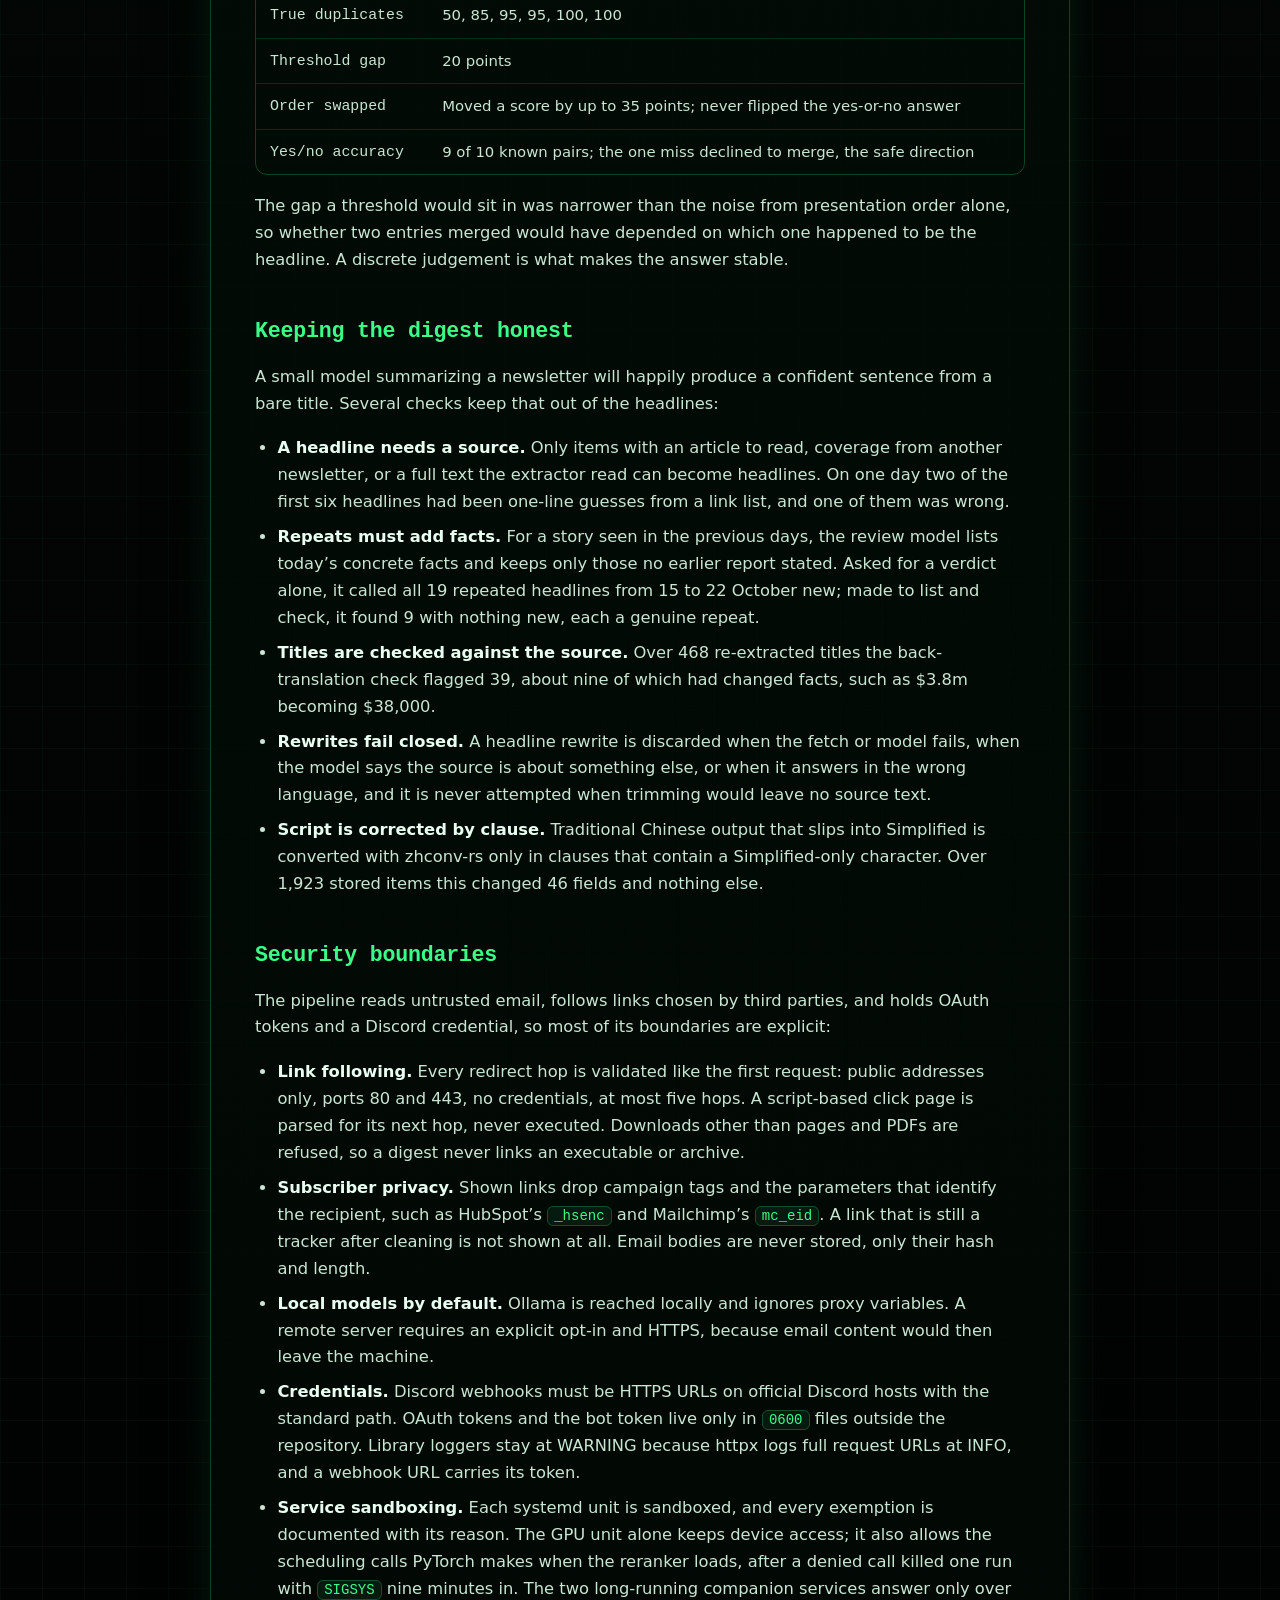
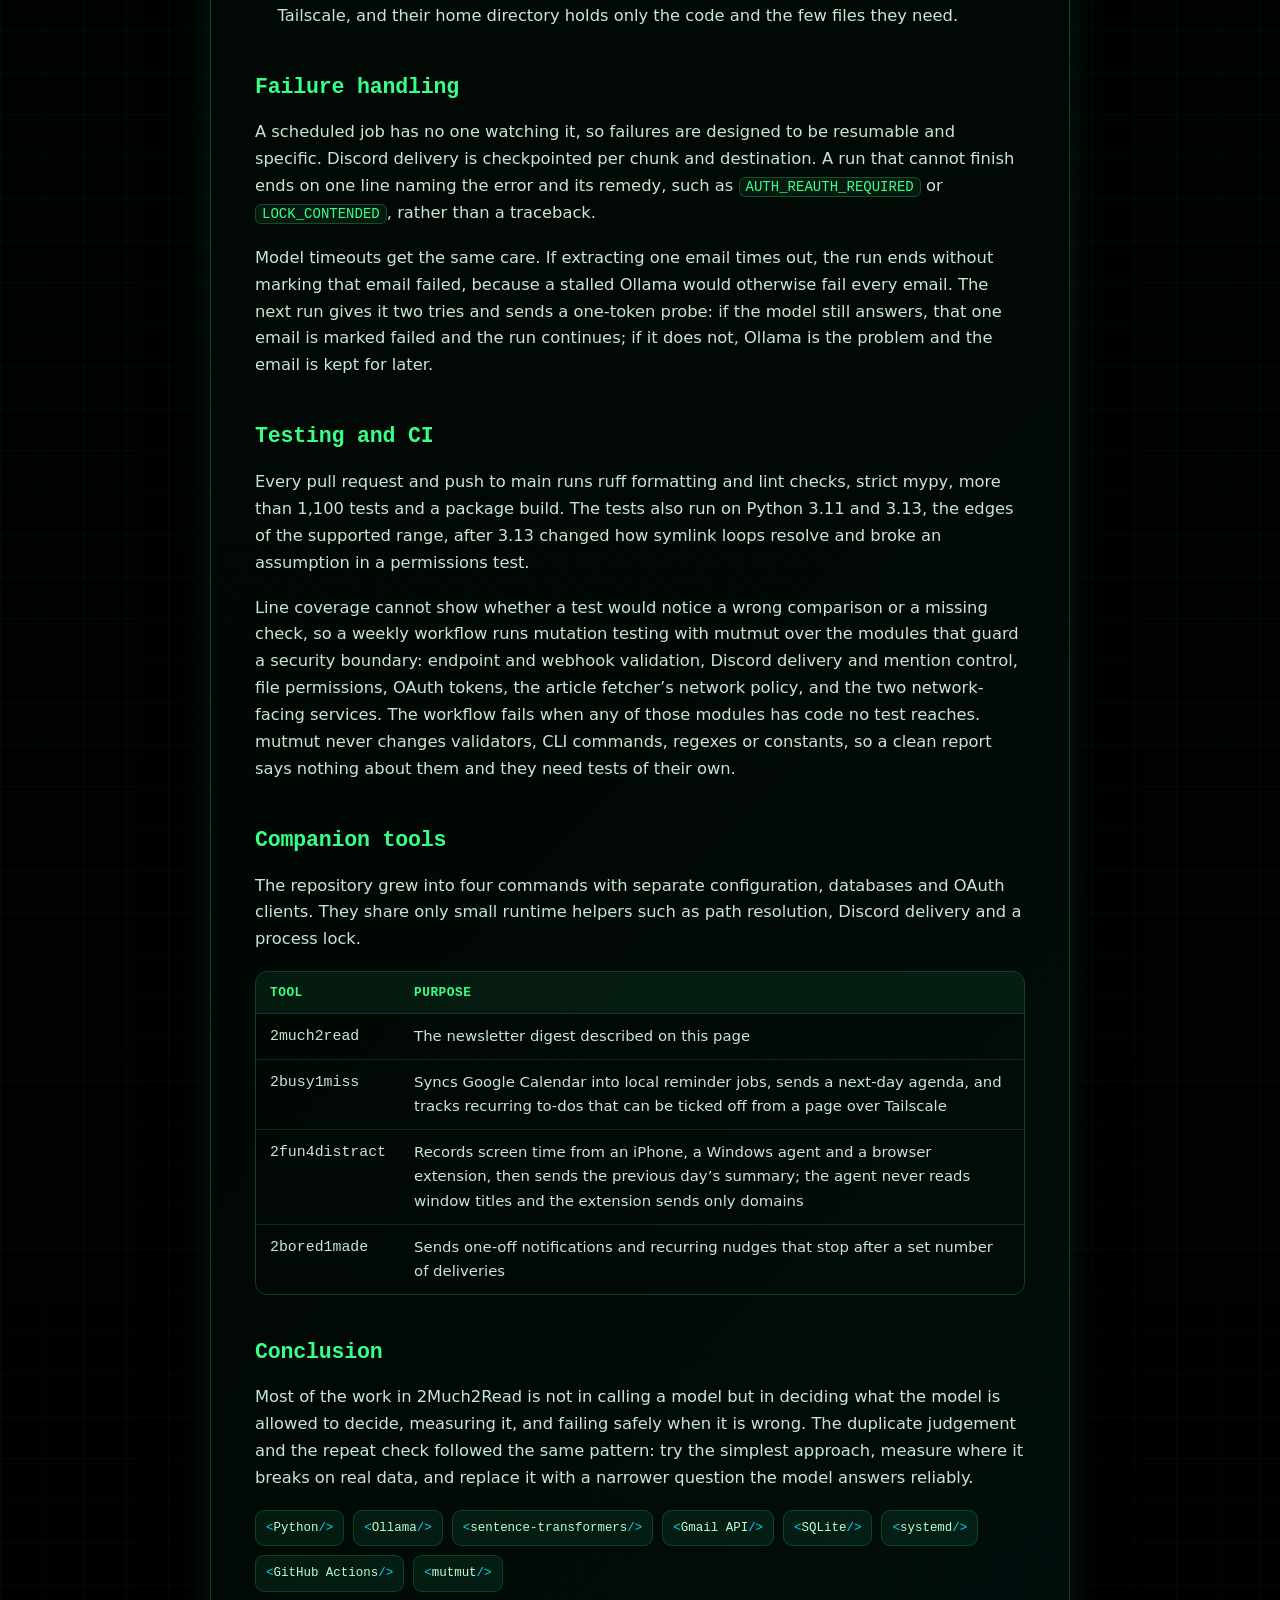
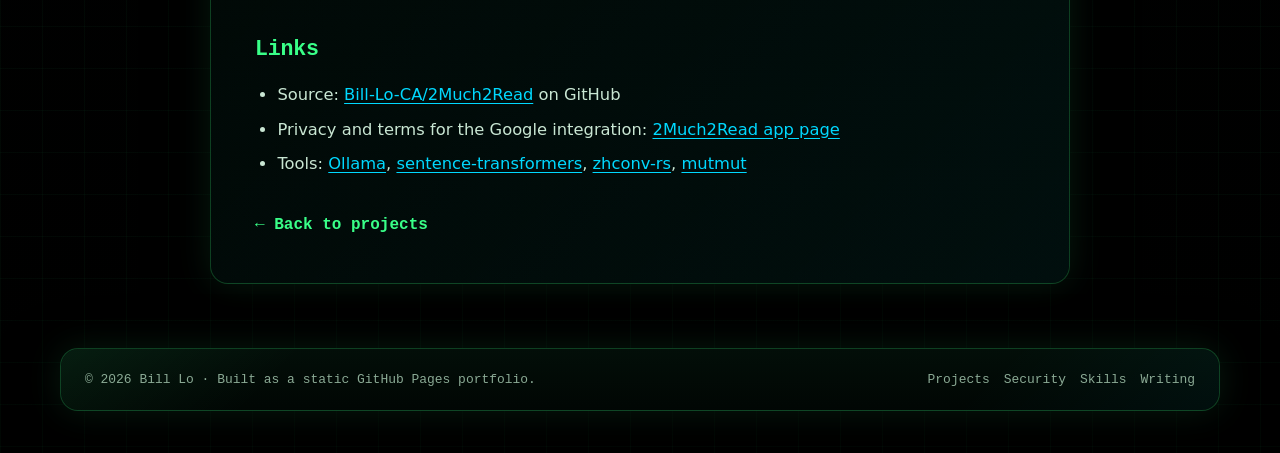
<file: projects/2much2read/index.html>
<!DOCTYPE html>
<html lang="en">
<head>
  <meta charset="UTF-8" />
  <meta name="viewport" content="width=device-width, initial-scale=1.0" />
  <meta name="description" content="2Much2Read: a local-first pipeline that turns selected Gmail newsletters into one de-duplicated daily digest using three local models, with the measurements behind each design decision and the security boundaries around it." />
  <meta name="author" content="Bill Lo" />
  <meta name="robots" content="index, follow" />
  <meta name="theme-color" content="#020604" />
  <link rel="canonical" href="https://bill-lo-ca.github.io/projects/2much2read/" />
  <link rel="icon" href="../../favicon.svg" type="image/svg+xml" />
  <link rel="stylesheet" href="../../style.css" />

  <meta property="og:type" content="article" />
  <meta property="og:url" content="https://bill-lo-ca.github.io/projects/2much2read/" />
  <meta property="og:title" content="2Much2Read: A Local-LLM Newsletter Digest" />
  <meta property="og:description" content="Three local models, one 8 GB GPU, and one de-duplicated daily digest delivered to a private Discord channel." />
  <meta property="og:image" content="https://avatars.githubusercontent.com/u/143205609?v=4" />
  <meta property="article:published_time" content="2026-11-10" />
  <meta property="article:author" content="Bill Lo" />
  <meta name="twitter:card" content="summary" />
  <meta name="twitter:title" content="2Much2Read: A Local-LLM Newsletter Digest" />
  <meta name="twitter:description" content="Three local models, one 8 GB GPU, and one de-duplicated daily digest delivered to a private Discord channel." />
  <meta name="twitter:image" content="https://avatars.githubusercontent.com/u/143205609?v=4" />

  <title>2Much2Read: A Local-LLM Newsletter Digest | Bill Lo</title>

  <script type="application/ld+json">
  {
    "@context": "https://schema.org",
    "@type": "Article",
    "headline": "2Much2Read: A Local-LLM Newsletter Digest",
    "description": "A local-first pipeline that turns selected Gmail newsletters into one de-duplicated daily digest using local models.",
    "datePublished": "2026-11-10",
    "author": {
      "@type": "Person",
      "name": "Bill Lo",
      "url": "https://bill-lo-ca.github.io/"
    },
    "about": {
      "@type": "SoftwareSourceCode",
      "name": "2Much2Read",
      "codeRepository": "https://github.com/Bill-Lo-CA/2Much2Read",
      "programmingLanguage": "Python"
    },
    "mainEntityOfPage": "https://bill-lo-ca.github.io/projects/2much2read/"
  }
  </script>
</head>
<body>
  <a class="skip-link" href="#main-content">Skip to main content</a>

  <header>
    <div class="container nav">
      <a class="brand" href="../../" aria-label="Back to portfolio home">
        <span class="brand-mark">BL</span>
        <span>Bill Lo</span>
      </a>
      <nav aria-label="Primary navigation">
        <ul class="nav-links">
          <li><a href="../../#projects">Projects</a></li>
          <li><a href="../../#security">Security</a></li>
          <li><a href="../../#skills">Skills</a></li>
          <li><a href="../../#writing">Writing</a></li>
          <li><a href="../../#contact">Contact</a></li>
        </ul>
      </nav>
    </div>
  </header>

  <main id="main-content">
    <section class="article-section">
      <div class="container">
        <article class="article panel">
          <div class="terminal-bar">terminal://bill-lo-ca/projects/2much2read</div>

          <div class="article-body">
            <div class="article-header">
              <div class="post-meta">Project · Local LLM Pipeline · Hardened Automation</div>
              <h1>2Much2Read: A Local-LLM Newsletter Digest</h1>
              <p class="article-dek">
                A local-first pipeline that reads selected Gmail newsletters, extracts and ranks their stories with three local models, folds duplicate coverage together, and posts one daily digest to a private Discord channel. This page covers how a run works, the measurements behind the main design decisions, and the security boundaries around it.
              </p>
              <div class="article-byline">By Bill Lo · <time datetime="2026-11-10">November 10, 2026</time> · <a href="https://github.com/Bill-Lo-CA/2Much2Read" target="_blank" rel="noopener noreferrer">Source on GitHub</a></div>
            </div>

            <p>
              Technology and security newsletters overlap heavily. The same model release or CVE arrives from several senders on the same morning, each issue mixes in sponsored entries, and links arrive wrapped in click trackers that identify the subscriber. The few stories worth reading are buried under the rest.
            </p>
            <p>
              2Much2Read reads only the newsletters configured for it, does all of its language-model work on the local machine by default, and sends nothing but the finished digest to Discord. It runs every morning on a systemd timer. The same repository holds three companion tools that share its runtime helpers, described at the end of this page.
            </p>

            <h2 id="at-a-glance">At a glance</h2>
            <div class="table-wrap wrap-labels">
              <table>
                <thead>
                  <tr><th scope="col">Area</th><th scope="col">Implementation</th></tr>
                </thead>
                <tbody>
                  <tr><td>Input</td><td>Gmail newsletters listed in <code>sources.yaml</code>, read through the Gmail API with a dedicated OAuth client; optional Hacker News feeds</td></tr>
                  <tr><td>Extraction</td><td><code>llama3.2:3b</code> on Ollama, with <code>translategemma:4b</code> for titles outside the digest language</td></tr>
                  <tr><td>Ranking</td><td><code>Qwen3-Reranker-0.6B</code> through sentence-transformers, on the CPU by default</td></tr>
                  <tr><td>Review</td><td><code>qwen3:8b</code> on Ollama for final selection, duplicate judgement and headline rewrites</td></tr>
                  <tr><td>State</td><td>SQLite, including an append-only <code>reranker_scores</code> audit table; Gmail labels mark processed and failed mail</td></tr>
                  <tr><td>Delivery</td><td>Discord webhook, bot, or both, checkpointed per message chunk and per destination</td></tr>
                  <tr><td>Runtime</td><td>Sandboxed systemd user timers; private files at mode <code>0600</code> in <code>0700</code> directories</td></tr>
                  <tr><td>Quality</td><td>ruff, strict mypy, 1,100+ tests, CI on Python 3.11 and 3.13, weekly mutation testing</td></tr>
                </tbody>
              </table>
            </div>

            <h2 id="how-a-run-works">How a run works</h2>
            <div class="flow" aria-label="2Much2Read digest pipeline">
              <span>Gmail / Hacker News</span><b>→</b><span>Extract</span><b>→</b><span>Rerank</span><b>→</b><span>Review</span><b>→</b><span>Merge &amp; Rewrite</span><b>→</b><span>Discord</span>
            </div>
            <ol>
              <li><strong>Prepare each email.</strong> Every URL in the text is replaced by a short candidate code such as <code>[L7]</code>, and unsubscribe or non-candidate links are removed. The extractor never needs a URL, and they were most of the tokens: this cut one issue of The New Stack from 21,354 tokens to 2,707.</li>
              <li><strong>Extract stories.</strong> The small model first lists the issue’s stories and marks the sponsored ones, then writes an item for each. Counting first instead of capping at ten raised coverage over 12 TLDR issues from 91 of 165 stories to 147.</li>
              <li><strong>Translate and check titles.</strong> A translation model brings titles into the digest language. Each title is then read back into English without the original in view and compared with the newsletter’s own headline, which catches mistranslations such as “distillation” coming back as “diffusion”.</li>
              <li><strong>Rerank.</strong> The reranker scores up to 100 candidates. Seven of the twenty reviewer slots are reserved for security stories, because on a single scale AI releases outrank vulnerability disclosures: in one run only 3 of 23 security items reached the global top 20.</li>
              <li><strong>Review.</strong> The review model picks the headlines. If none of them is a security story and no CVE is among the mentions, the best security story takes the last headline slot.</li>
              <li><strong>Merge and rewrite.</strong> Coverage of the same story from several newsletters is folded into one entry, stories that repeat from the previous three days are marked, and each headline is rewritten from its full article rather than the few lines the extractor saw.</li>
              <li><strong>Deliver.</strong> The digest goes to Discord. Each confirmed chunk is checkpointed, so a retry sends only what has not arrived.</li>
            </ol>

            <h2 id="one-gpu">Three models on one 8 GB GPU</h2>
            <p>
              The extractor, reranker and reviewer never share memory. The extractor and translator are released before the reranker loads, and the reranker is released before the reviewer starts. The reranker runs on the CPU unless the GPU has room to spare. Even alone, <code>qwen3:8b</code> at a 16,384-token context needs roughly 8 GB for its weights plus the KV cache, so the project documents running Ollama with a quantized KV cache and checking the real footprint with <code>ollama ps</code> rather than trusting the setting.
            </p>
            <p>
              Context limits turned out to be a correctness and security issue, not only a performance one. Ollama truncates an oversized prompt from the head without raising an error, which silently drops the system prompt while keeping the untrusted newsletter text. Every prompt is therefore bounded against the context window before it is sent: candidates and newsletter text are trimmed from the tail, and the prompt-injection guard is repeated after the untrusted block.
            </p>

            <h2 id="duplicate-judgement">Decision: asking the model instead of counting words</h2>
            <p>
              Deciding whether two entries describe the same story was first done by token overlap. Six successive review rounds each found a new class of pair it got wrong: common lowercase words, bare acronyms, Title Case headlines, and titles the extractor never translated. Over 476 real items, 17 unrelated pairs still merged, such as two different stories that both named Claude Code. The question is semantic and the method was lexical, so each fix only exposed the next case.
            </p>
            <p>
              Token overlap now only decides which pairs are worth asking about. A pair that shares a distinctive token is shortlisted, and the review model answers one yes-or-no question for it. A loose shortlist costs a generation rather than a wrong digest. On real runs it shortlists 0 to 15 pairs per digest, typically 2 to 5, and a budget caps a pathological run. When the budget runs out or the model fails, the answer is no, because a missed merge only loses an attribution while a wrong merge gives one headline another story’s article.
            </p>
            <p>
              A yes-or-no answer was chosen over a 0–100 score after measuring both:
            </p>
            <div class="table-wrap wrap-labels">
              <table>
                <thead>
                  <tr><th scope="col">Measurement</th><th scope="col">Result (0–100 score unless noted)</th></tr>
                </thead>
                <tbody>
                  <tr><td>Distinct pairs</td><td>0, 0, 0, 0, 0, 0, 20, 30</td></tr>
                  <tr><td>True duplicates</td><td>50, 85, 95, 95, 100, 100</td></tr>
                  <tr><td>Threshold gap</td><td>20 points</td></tr>
                  <tr><td>Order swapped</td><td>Moved a score by up to 35 points; never flipped the yes-or-no answer</td></tr>
                  <tr><td>Yes/no accuracy</td><td>9 of 10 known pairs; the one miss declined to merge, the safe direction</td></tr>
                </tbody>
              </table>
            </div>
            <p>
              The gap a threshold would sit in was narrower than the noise from presentation order alone, so whether two entries merged would have depended on which one happened to be the headline. A discrete judgement is what makes the answer stable.
            </p>

            <h2 id="keeping-it-honest">Keeping the digest honest</h2>
            <p>
              A small model summarizing a newsletter will happily produce a confident sentence from a bare title. Several checks keep that out of the headlines:
            </p>
            <ul>
              <li><strong>A headline needs a source.</strong> Only items with an article to read, coverage from another newsletter, or a full text the extractor read can become headlines. On one day two of the first six headlines had been one-line guesses from a link list, and one of them was wrong.</li>
              <li><strong>Repeats must add facts.</strong> For a story seen in the previous days, the review model lists today’s concrete facts and keeps only those no earlier report stated. Asked for a verdict alone, it called all 19 repeated headlines from 15 to 22 October new; made to list and check, it found 9 with nothing new, each a genuine repeat.</li>
              <li><strong>Titles are checked against the source.</strong> Over 468 re-extracted titles the back-translation check flagged 39, about nine of which had changed facts, such as $3.8m becoming $38,000.</li>
              <li><strong>Rewrites fail closed.</strong> A headline rewrite is discarded when the fetch or model fails, when the model says the source is about something else, or when it answers in the wrong language, and it is never attempted when trimming would leave no source text.</li>
              <li><strong>Script is corrected by clause.</strong> Traditional Chinese output that slips into Simplified is converted with zhconv-rs only in clauses that contain a Simplified-only character. Over 1,923 stored items this changed 46 fields and nothing else.</li>
            </ul>

            <h2 id="security-boundaries">Security boundaries</h2>
            <p>
              The pipeline reads untrusted email, follows links chosen by third parties, and holds OAuth tokens and a Discord credential, so most of its boundaries are explicit:
            </p>
            <ul>
              <li><strong>Link following.</strong> Every redirect hop is validated like the first request: public addresses only, ports 80 and 443, no credentials, at most five hops. A script-based click page is parsed for its next hop, never executed. Downloads other than pages and PDFs are refused, so a digest never links an executable or archive.</li>
              <li><strong>Subscriber privacy.</strong> Shown links drop campaign tags and the parameters that identify the recipient, such as HubSpot’s <code>_hsenc</code> and Mailchimp’s <code>mc_eid</code>. A link that is still a tracker after cleaning is not shown at all. Email bodies are never stored, only their hash and length.</li>
              <li><strong>Local models by default.</strong> Ollama is reached locally and ignores proxy variables. A remote server requires an explicit opt-in and HTTPS, because email content would then leave the machine.</li>
              <li><strong>Credentials.</strong> Discord webhooks must be HTTPS URLs on official Discord hosts with the standard path. OAuth tokens and the bot token live only in <code>0600</code> files outside the repository. Library loggers stay at WARNING because httpx logs full request URLs at INFO, and a webhook URL carries its token.</li>
              <li><strong>Service sandboxing.</strong> Each systemd unit is sandboxed, and every exemption is documented with its reason. The GPU unit alone keeps device access; it also allows the scheduling calls PyTorch makes when the reranker loads, after a denied call killed one run with <code>SIGSYS</code> nine minutes in. The two long-running companion services answer only over Tailscale, and their home directory holds only the code and the few files they need.</li>
            </ul>

            <h2 id="failure-handling">Failure handling</h2>
            <p>
              A scheduled job has no one watching it, so failures are designed to be resumable and specific. Discord delivery is checkpointed per chunk and destination. A run that cannot finish ends on one line naming the error and its remedy, such as <code>AUTH_REAUTH_REQUIRED</code> or <code>LOCK_CONTENDED</code>, rather than a traceback.
            </p>
            <p>
              Model timeouts get the same care. If extracting one email times out, the run ends without marking that email failed, because a stalled Ollama would otherwise fail every email. The next run gives it two tries and sends a one-token probe: if the model still answers, that one email is marked failed and the run continues; if it does not, Ollama is the problem and the email is kept for later.
            </p>

            <h2 id="testing">Testing and CI</h2>
            <p>
              Every pull request and push to main runs ruff formatting and lint checks, strict mypy, more than 1,100 tests and a package build. The tests also run on Python 3.11 and 3.13, the edges of the supported range, after 3.13 changed how symlink loops resolve and broke an assumption in a permissions test.
            </p>
            <p>
              Line coverage cannot show whether a test would notice a wrong comparison or a missing check, so a weekly workflow runs mutation testing with mutmut over the modules that guard a security boundary: endpoint and webhook validation, Discord delivery and mention control, file permissions, OAuth tokens, the article fetcher’s network policy, and the two network-facing services. The workflow fails when any of those modules has code no test reaches. mutmut never changes validators, CLI commands, regexes or constants, so a clean report says nothing about them and they need tests of their own.
            </p>

            <h2 id="companion-tools">Companion tools</h2>
            <p>
              The repository grew into four commands with separate configuration, databases and OAuth clients. They share only small runtime helpers such as path resolution, Discord delivery and a process lock.
            </p>
            <div class="table-wrap wrap-labels">
              <table>
                <thead>
                  <tr><th scope="col">Tool</th><th scope="col">Purpose</th></tr>
                </thead>
                <tbody>
                  <tr><td>2much2read</td><td>The newsletter digest described on this page</td></tr>
                  <tr><td>2busy1miss</td><td>Syncs Google Calendar into local reminder jobs, sends a next-day agenda, and tracks recurring to-dos that can be ticked off from a page over Tailscale</td></tr>
                  <tr><td>2fun4distract</td><td>Records screen time from an iPhone, a Windows agent and a browser extension, then sends the previous day’s summary; the agent never reads window titles and the extension sends only domains</td></tr>
                  <tr><td>2bored1made</td><td>Sends one-off notifications and recurring nudges that stop after a set number of deliveries</td></tr>
                </tbody>
              </table>
            </div>

            <h2 id="conclusion">Conclusion</h2>
            <p>
              Most of the work in 2Much2Read is not in calling a model but in deciding what the model is allowed to decide, measuring it, and failing safely when it is wrong. The duplicate judgement and the repeat check followed the same pattern: try the simplest approach, measure where it breaks on real data, and replace it with a narrower question the model answers reliably.
            </p>

            <div class="card-tags">
              <span class="tag">Python</span>
              <span class="tag">Ollama</span>
              <span class="tag">sentence-transformers</span>
              <span class="tag">Gmail API</span>
              <span class="tag">SQLite</span>
              <span class="tag">systemd</span>
              <span class="tag">GitHub Actions</span>
              <span class="tag">mutmut</span>
            </div>

            <h2 id="links">Links</h2>
            <ul>
              <li>Source: <a href="https://github.com/Bill-Lo-CA/2Much2Read" target="_blank" rel="noopener noreferrer">Bill-Lo-CA/2Much2Read</a> on GitHub</li>
              <li>Privacy and terms for the Google integration: <a href="../../2much2read/">2Much2Read app page</a></li>
              <li>Tools: <a href="https://ollama.com/" target="_blank" rel="noopener noreferrer">Ollama</a>, <a href="https://sbert.net/" target="_blank" rel="noopener noreferrer">sentence-transformers</a>, <a href="https://github.com/Gowee/zhconv-rs" target="_blank" rel="noopener noreferrer">zhconv-rs</a>, <a href="https://github.com/boxed/mutmut" target="_blank" rel="noopener noreferrer">mutmut</a></li>
            </ul>

            <a class="card-link" href="../../#2much2read">← Back to projects</a>
          </div>
        </article>
      </div>
    </section>
  </main>

  <footer>
    <div class="container footer-panel panel">
      <div>© 2026 Bill Lo · Built as a static GitHub Pages portfolio.</div>
      <div class="footer-links">
        <a href="../../#projects">Projects</a>
        <a href="../../#security">Security</a>
        <a href="../../#skills">Skills</a>
        <a href="../../#writing">Writing</a>
      </div>
    </div>
  </footer>
</body>
</html>
</file>
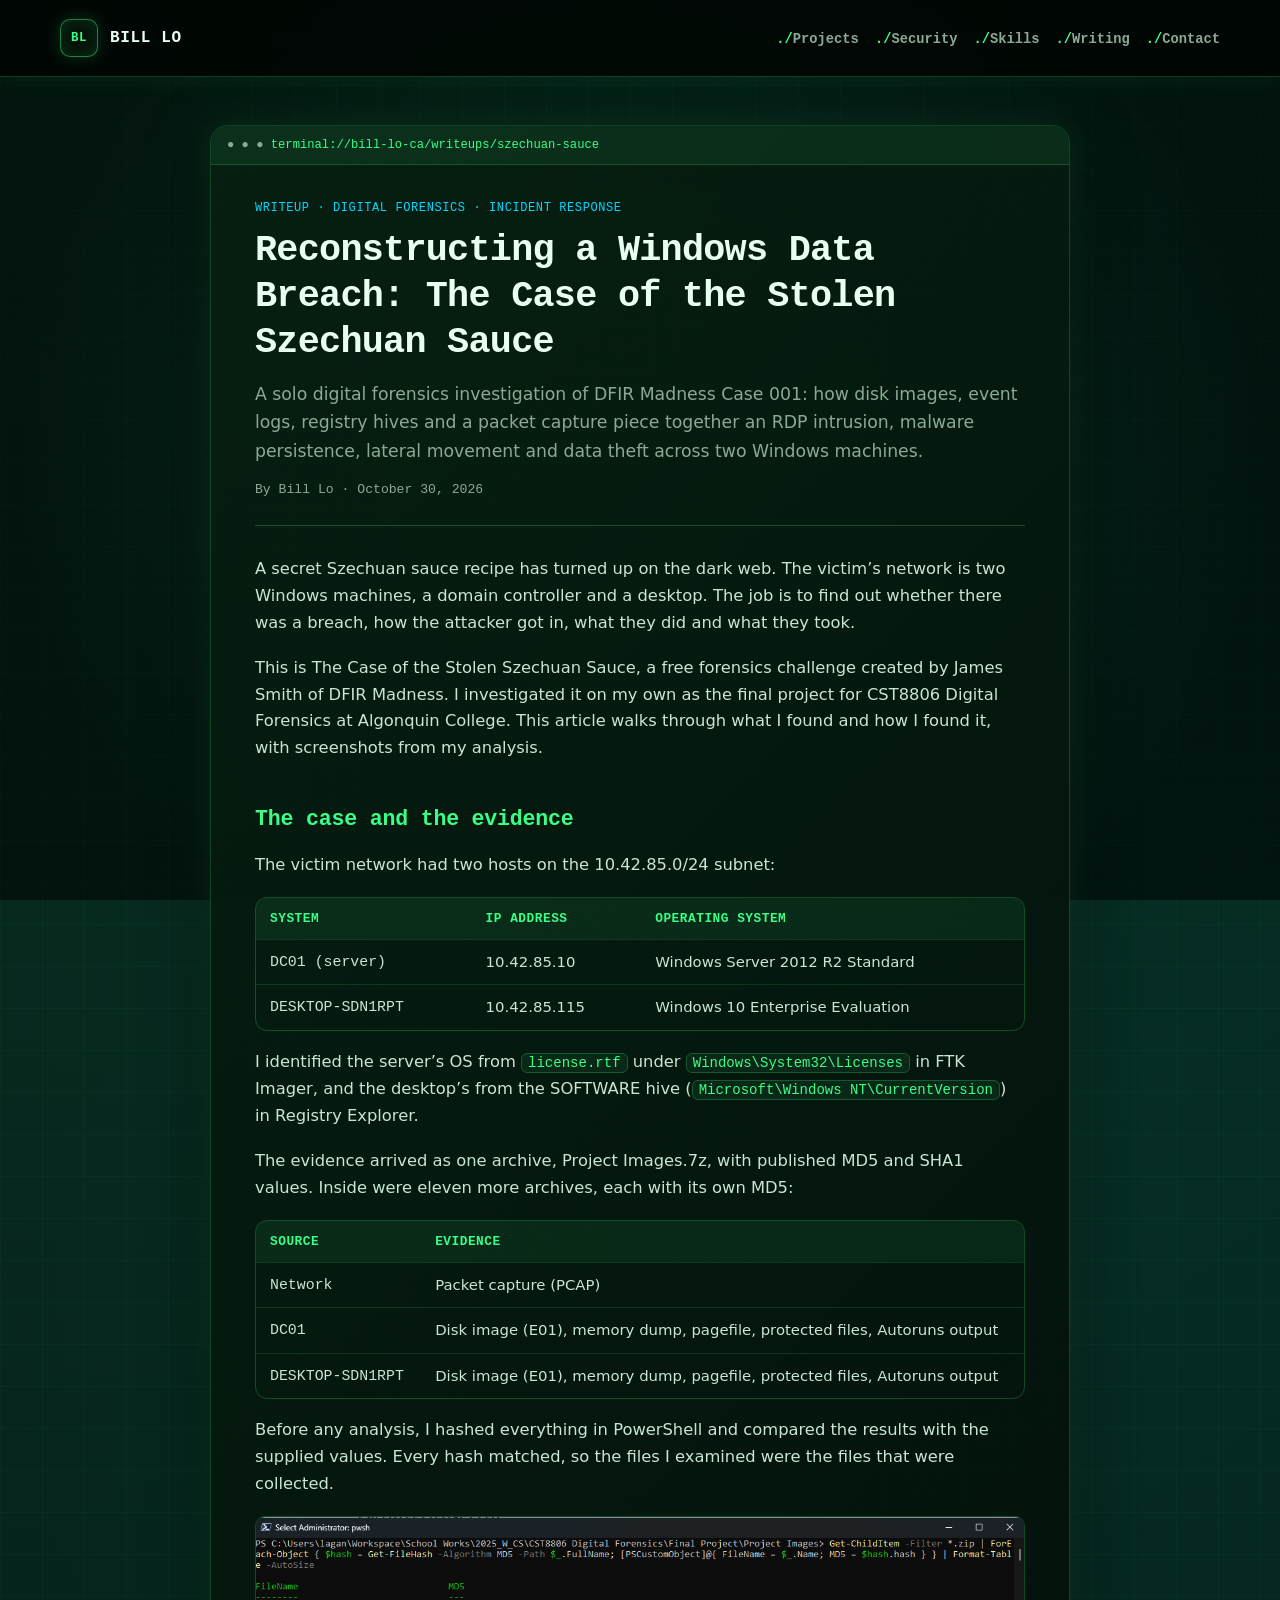
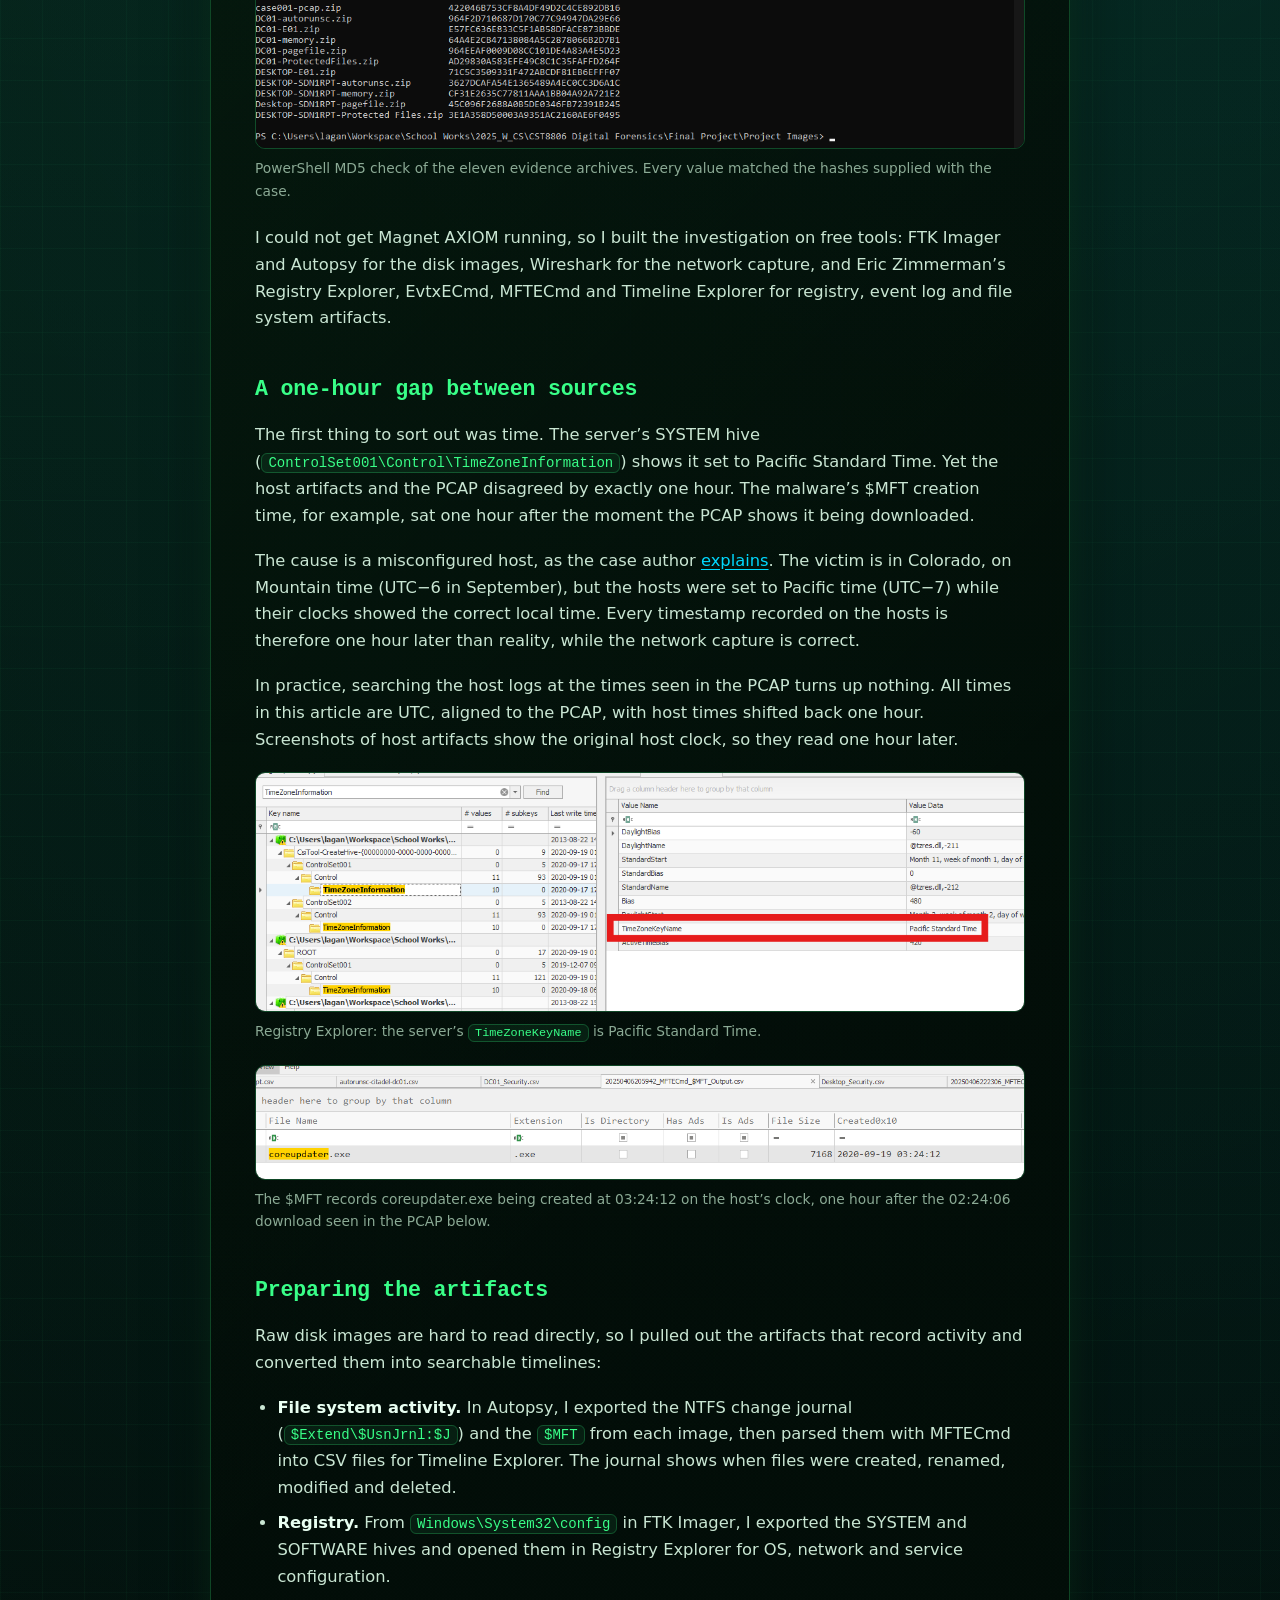
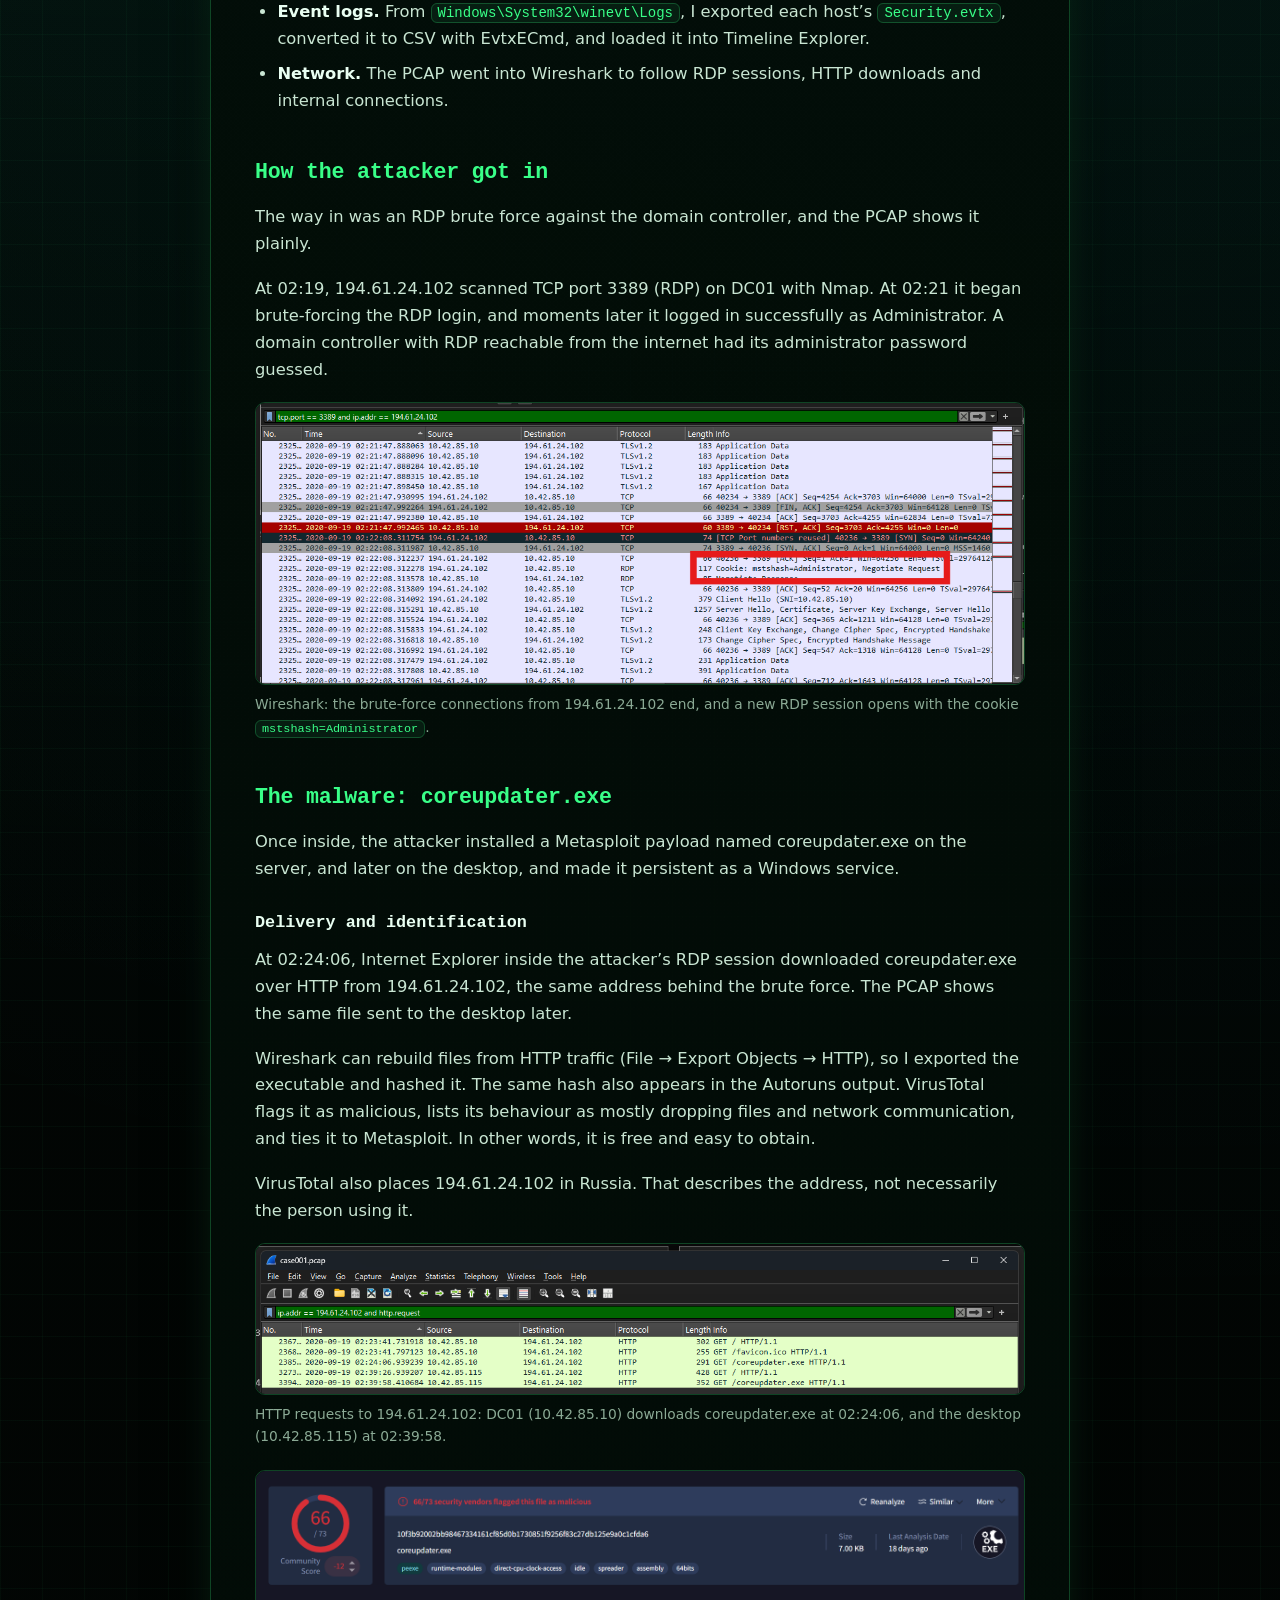
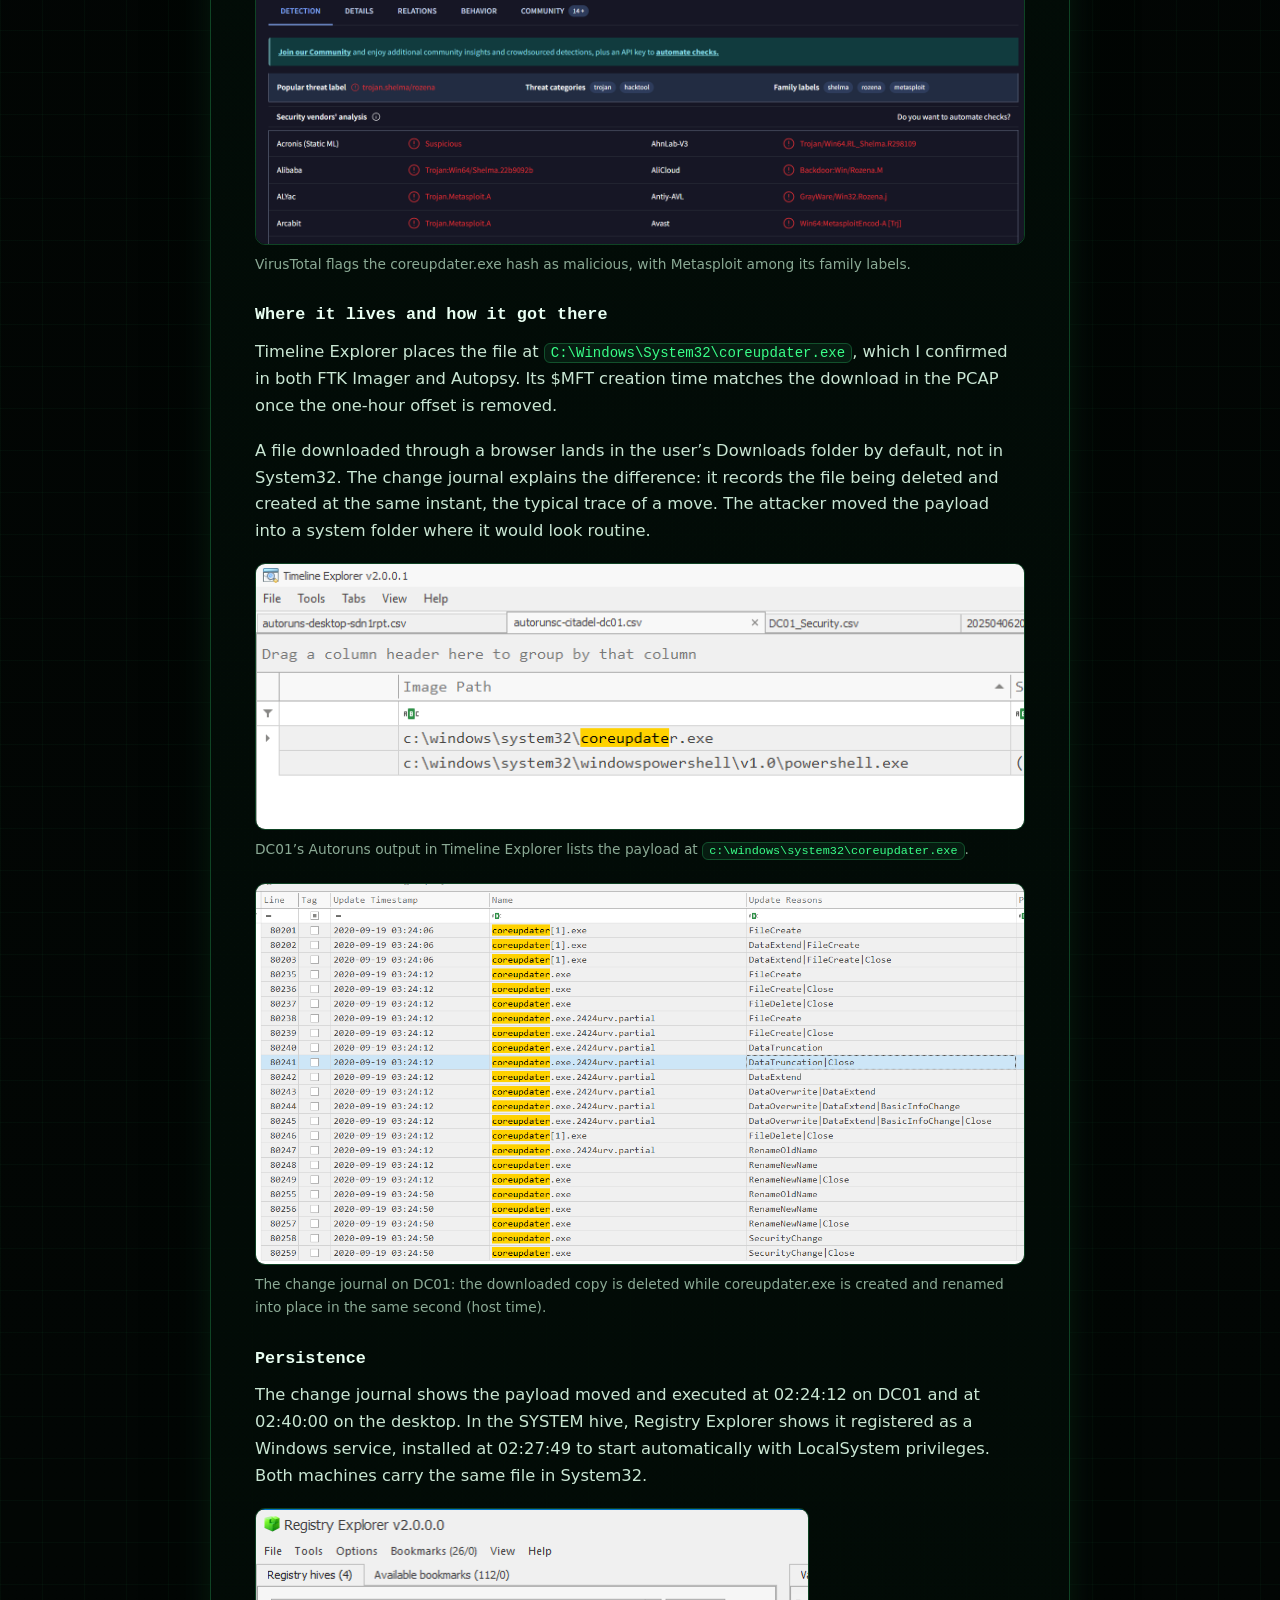
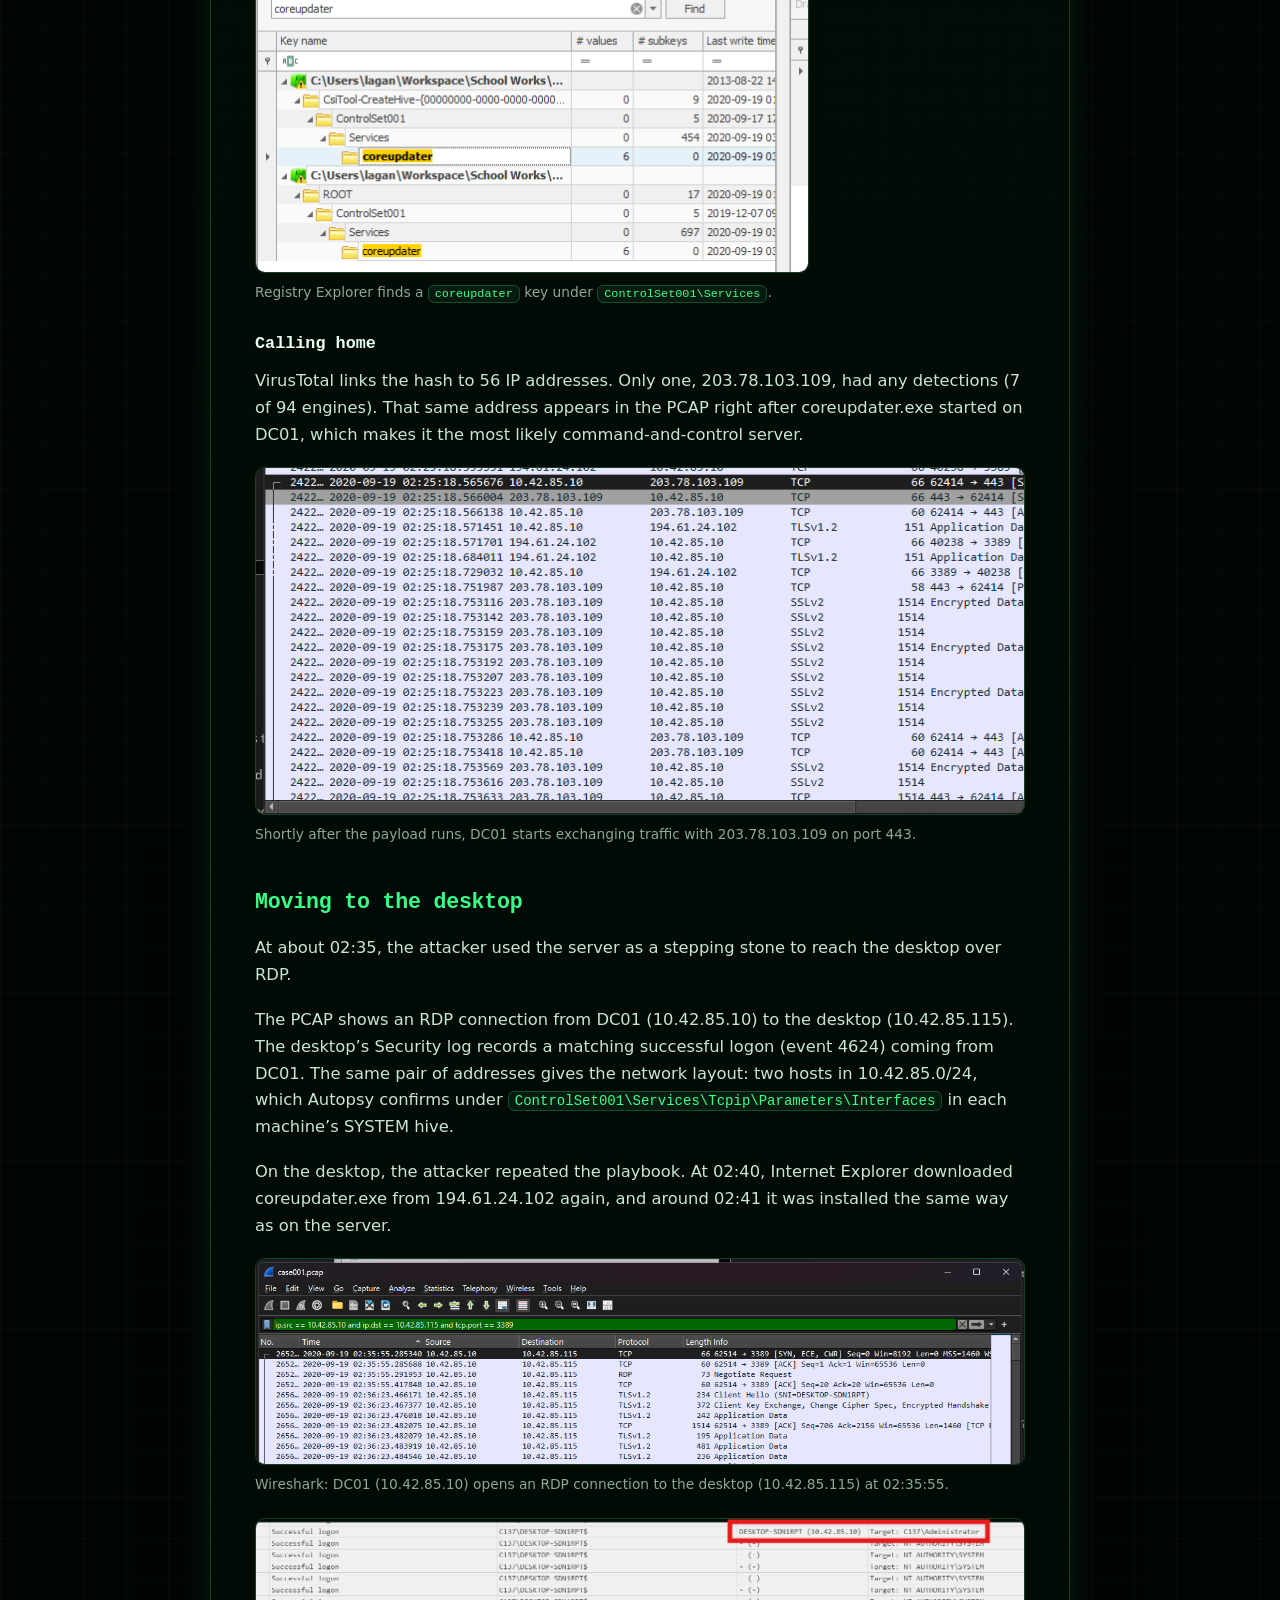
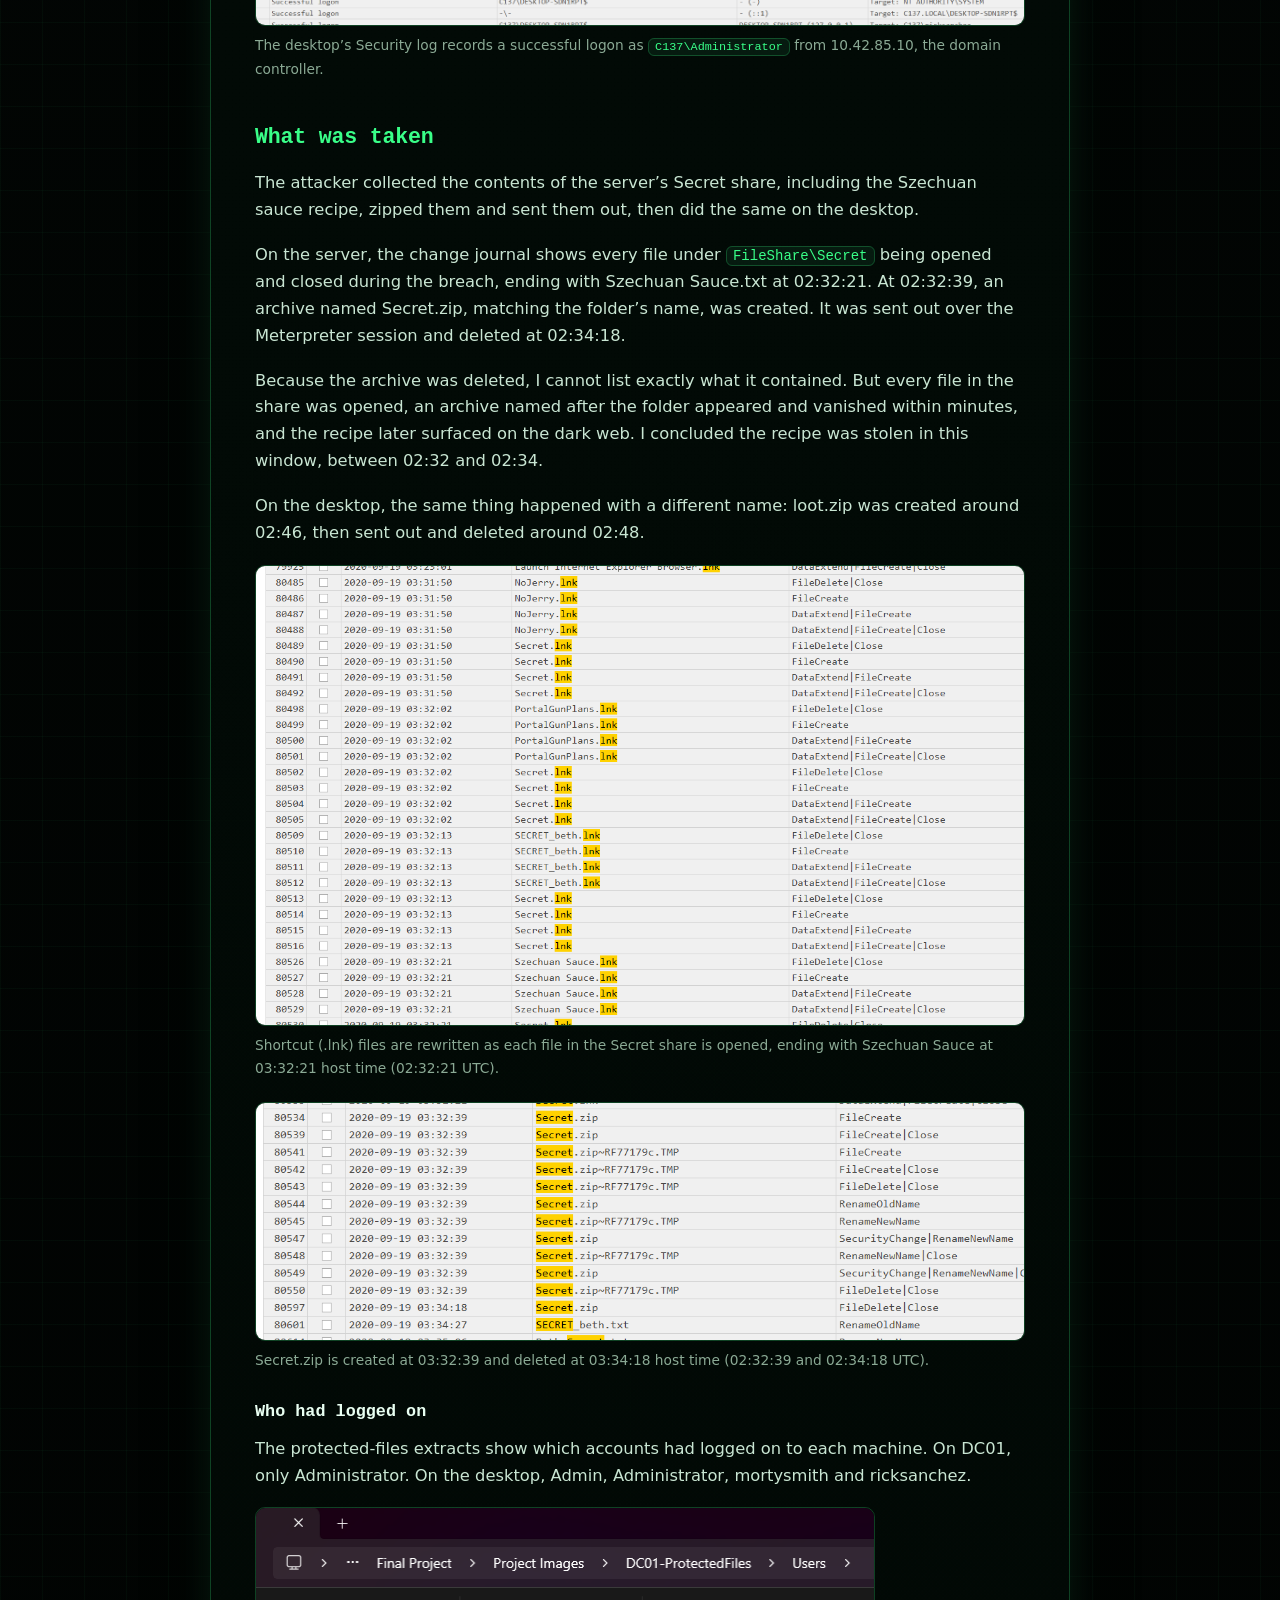
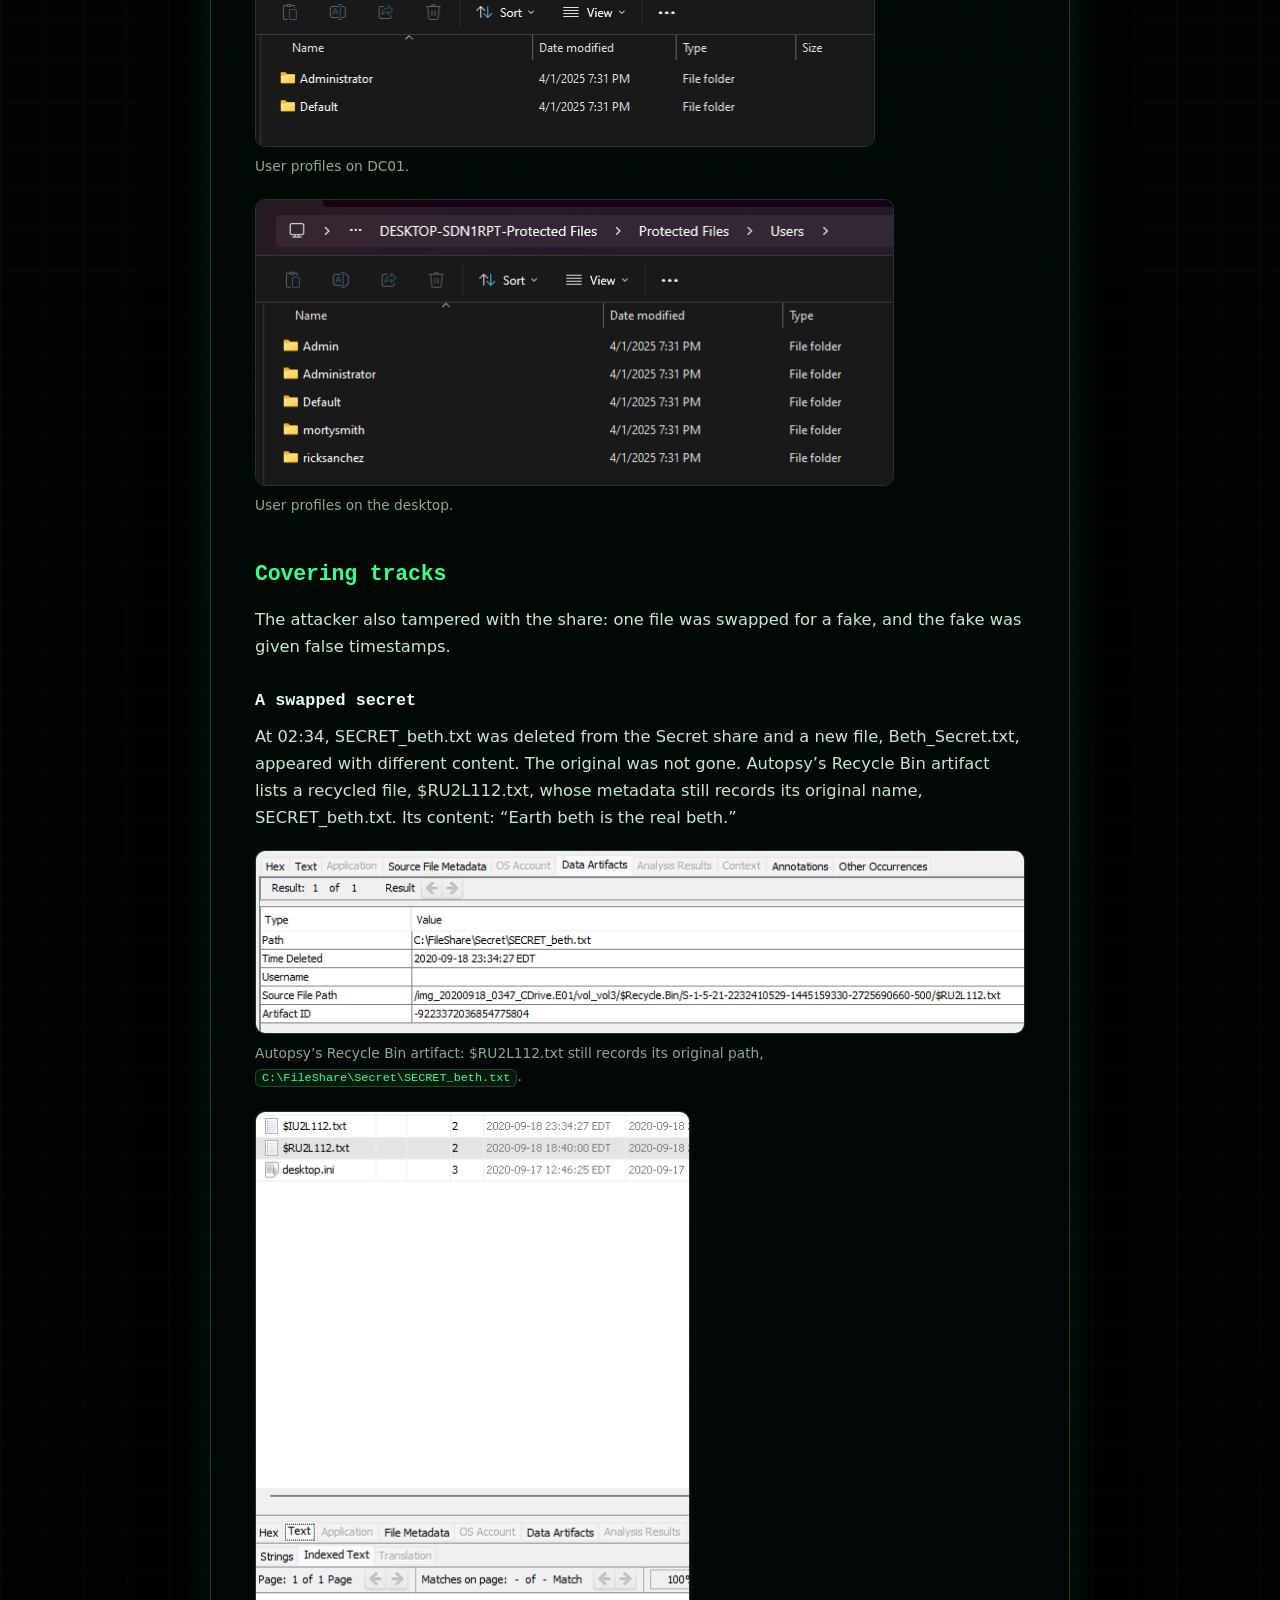
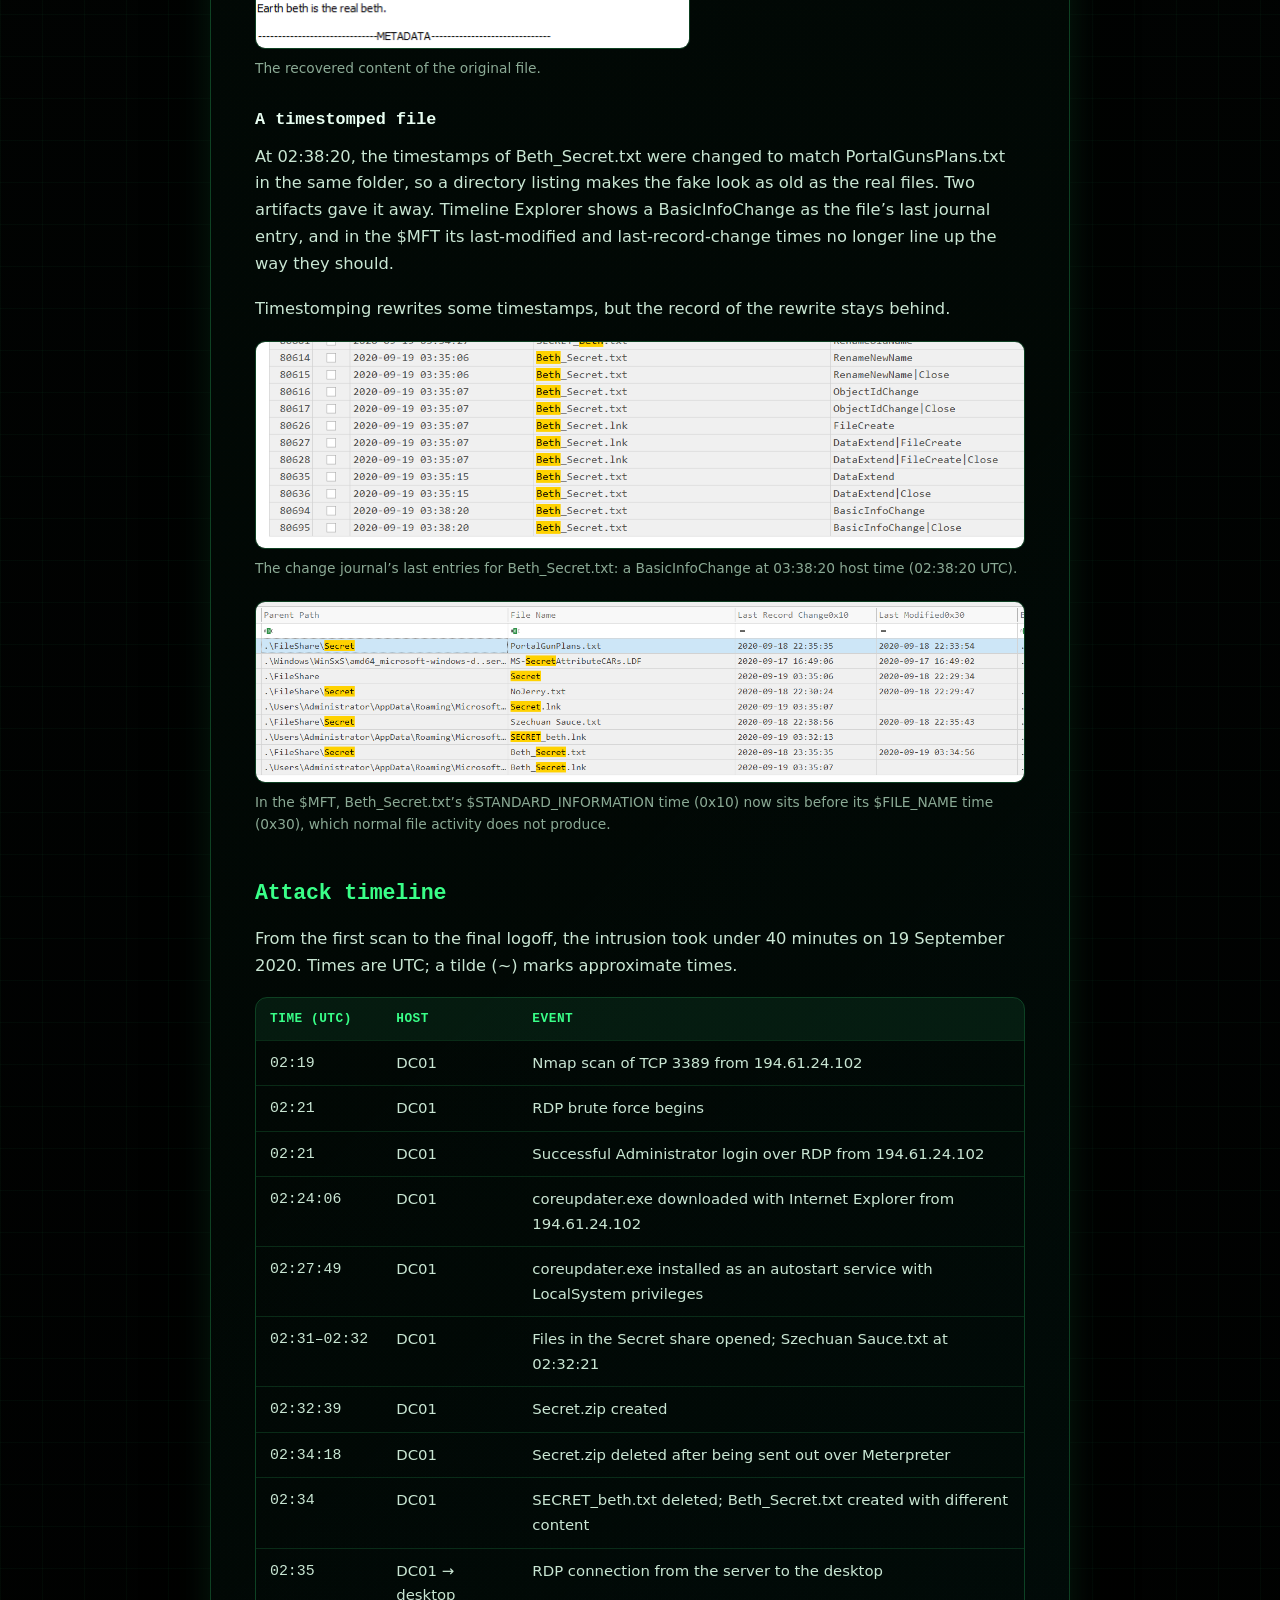
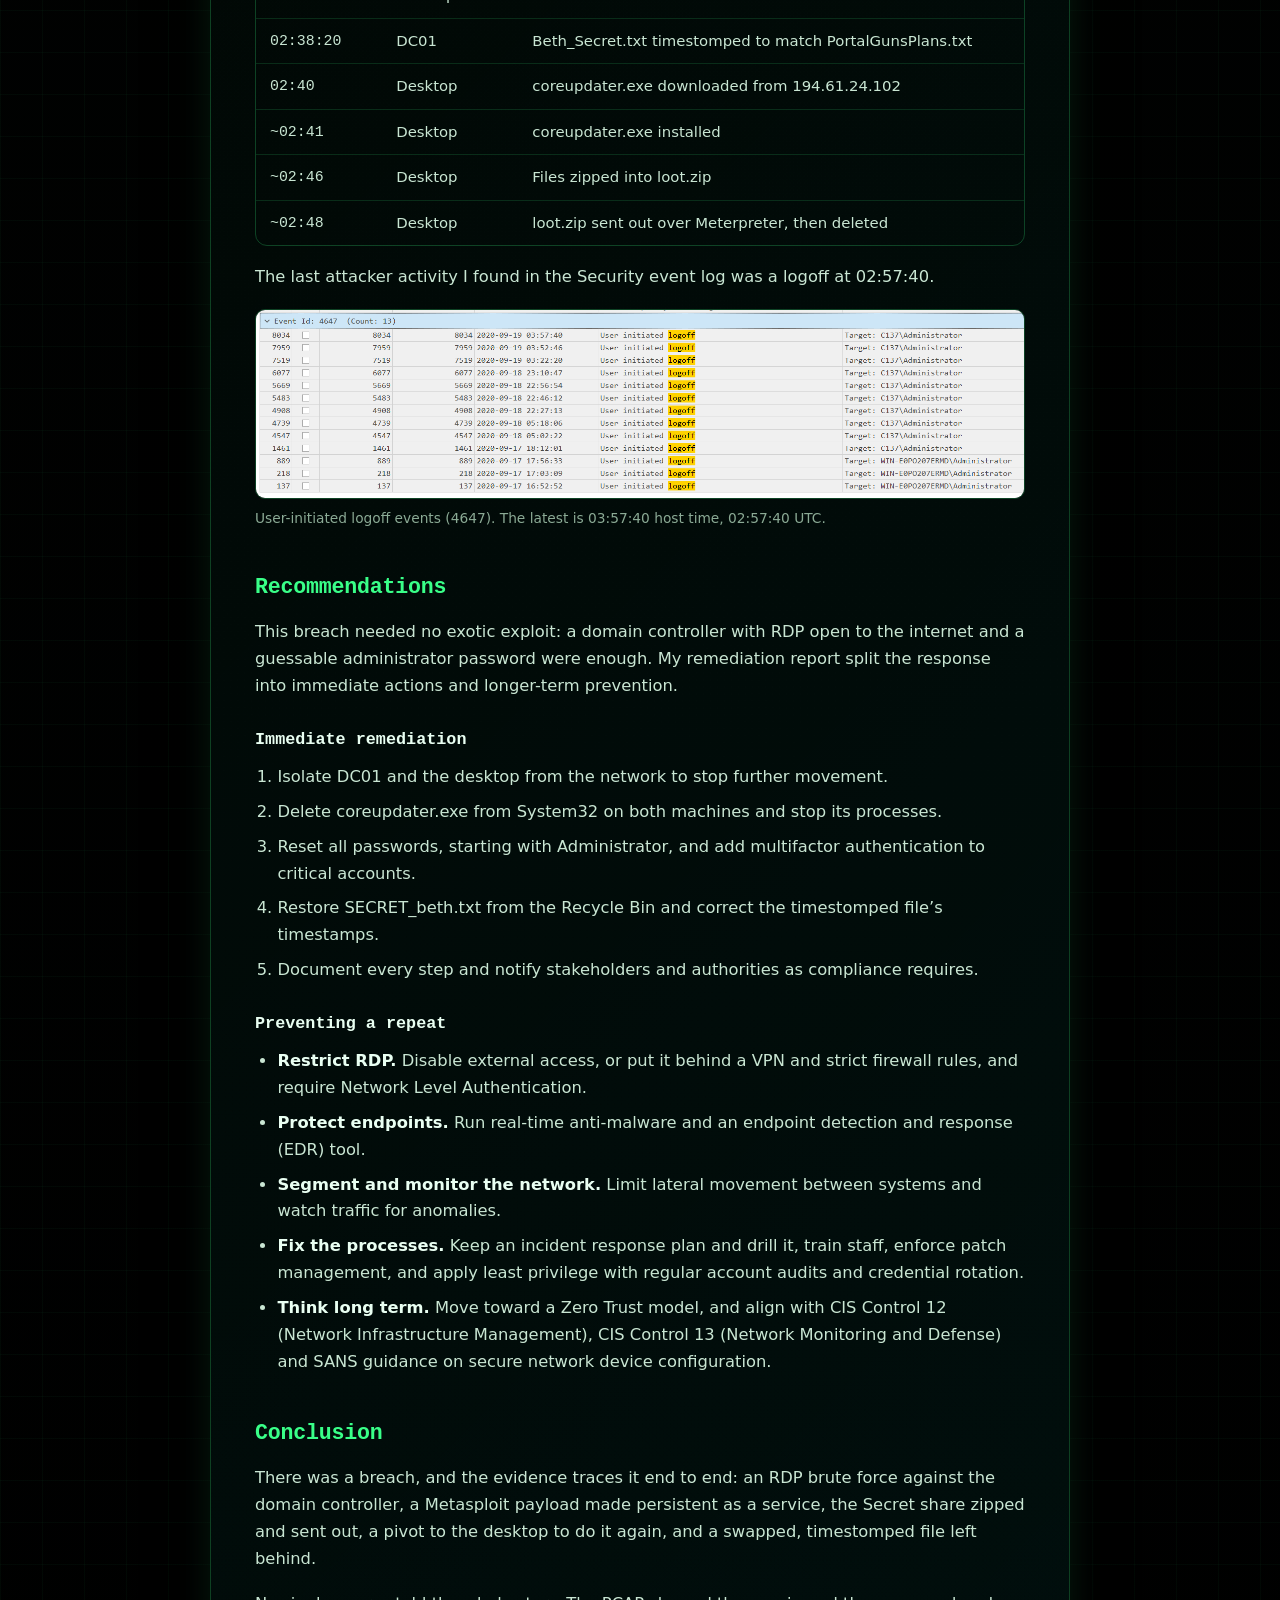
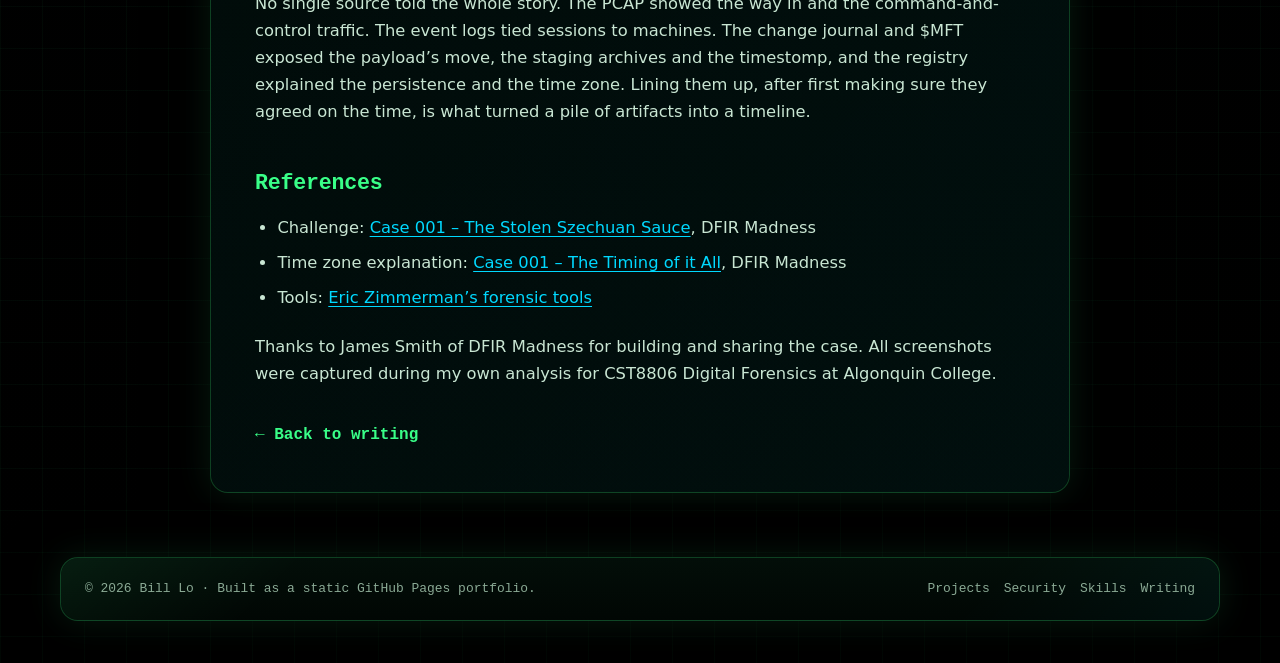
<file: writeups/szechuan-sauce/index.html>
<!DOCTYPE html>
<html lang="en">
<head>
  <meta charset="UTF-8" />
  <meta name="viewport" content="width=device-width, initial-scale=1.0" />
  <meta name="description" content="A solo digital forensics investigation of DFIR Madness Case 001: an RDP brute force, malware persistence, lateral movement and data theft reconstructed from disk images, event logs, registry hives and a packet capture." />
  <meta name="author" content="Bill Lo" />
  <meta name="robots" content="index, follow" />
  <meta name="theme-color" content="#020604" />
  <link rel="canonical" href="https://bill-lo-ca.github.io/writeups/szechuan-sauce/" />
  <link rel="icon" href="../../favicon.svg" type="image/svg+xml" />
  <link rel="stylesheet" href="../../style.css" />

  <meta property="og:type" content="article" />
  <meta property="og:url" content="https://bill-lo-ca.github.io/writeups/szechuan-sauce/" />
  <meta property="og:title" content="Reconstructing a Windows Data Breach: The Case of the Stolen Szechuan Sauce" />
  <meta property="og:description" content="A solo DFIR investigation reconstructing an RDP intrusion, malware persistence, lateral movement and data theft across two Windows machines." />
  <meta property="og:image" content="https://avatars.githubusercontent.com/u/143205609?v=4" />
  <meta property="article:published_time" content="2026-10-30" />
  <meta property="article:author" content="Bill Lo" />
  <meta name="twitter:card" content="summary" />
  <meta name="twitter:title" content="Reconstructing a Windows Data Breach: The Case of the Stolen Szechuan Sauce" />
  <meta name="twitter:description" content="A solo DFIR investigation reconstructing an RDP intrusion, malware persistence, lateral movement and data theft across two Windows machines." />
  <meta name="twitter:image" content="https://avatars.githubusercontent.com/u/143205609?v=4" />

  <title>Reconstructing a Windows Data Breach: The Case of the Stolen Szechuan Sauce | Bill Lo</title>

  <script type="application/ld+json">
  {
    "@context": "https://schema.org",
    "@type": "Article",
    "headline": "Reconstructing a Windows Data Breach: The Case of the Stolen Szechuan Sauce",
    "description": "A solo digital forensics investigation of DFIR Madness Case 001.",
    "datePublished": "2026-10-30",
    "author": {
      "@type": "Person",
      "name": "Bill Lo",
      "url": "https://bill-lo-ca.github.io/"
    },
    "mainEntityOfPage": "https://bill-lo-ca.github.io/writeups/szechuan-sauce/"
  }
  </script>
</head>
<body>
  <a class="skip-link" href="#main-content">Skip to main content</a>

  <header>
    <div class="container nav">
      <a class="brand" href="../../" aria-label="Back to portfolio home">
        <span class="brand-mark">BL</span>
        <span>Bill Lo</span>
      </a>
      <nav aria-label="Primary navigation">
        <ul class="nav-links">
          <li><a href="../../#projects">Projects</a></li>
          <li><a href="../../#security">Security</a></li>
          <li><a href="../../#skills">Skills</a></li>
          <li><a href="../../#writing">Writing</a></li>
          <li><a href="../../#contact">Contact</a></li>
        </ul>
      </nav>
    </div>
  </header>

  <main id="main-content">
    <section class="article-section">
      <div class="container">
        <article class="article panel">
          <div class="terminal-bar">terminal://bill-lo-ca/writeups/szechuan-sauce</div>

          <div class="article-body">
            <div class="article-header">
              <div class="post-meta">Writeup · Digital Forensics · Incident Response</div>
              <h1>Reconstructing a Windows Data Breach: The Case of the Stolen Szechuan Sauce</h1>
              <p class="article-dek">
                A solo digital forensics investigation of DFIR Madness Case 001: how disk images, event logs, registry hives and a packet capture piece together an RDP intrusion, malware persistence, lateral movement and data theft across two Windows machines.
              </p>
              <div class="article-byline">By Bill Lo · <time datetime="2026-10-30">October 30, 2026</time></div>
            </div>

            <p>
              A secret Szechuan sauce recipe has turned up on the dark web. The victim’s network is two Windows machines, a domain controller and a desktop. The job is to find out whether there was a breach, how the attacker got in, what they did and what they took.
            </p>
            <p>
              This is The Case of the Stolen Szechuan Sauce, a free forensics challenge created by James Smith of DFIR Madness. I investigated it on my own as the final project for CST8806 Digital Forensics at Algonquin College. This article walks through what I found and how I found it, with screenshots from my analysis.
            </p>

            <h2 id="the-case-and-the-evidence">The case and the evidence</h2>
            <p>The victim network had two hosts on the 10.42.85.0/24 subnet:</p>
            <div class="table-wrap">
              <table>
                <thead>
                  <tr><th scope="col">System</th><th scope="col">IP address</th><th scope="col">Operating system</th></tr>
                </thead>
                <tbody>
                  <tr><td>DC01 (server)</td><td>10.42.85.10</td><td>Windows Server 2012 R2 Standard</td></tr>
                  <tr><td>DESKTOP-SDN1RPT</td><td>10.42.85.115</td><td>Windows 10 Enterprise Evaluation</td></tr>
                </tbody>
              </table>
            </div>
            <p>
              I identified the server’s OS from <code>license.rtf</code> under <code>Windows\System32\Licenses</code> in FTK Imager, and the desktop’s from the SOFTWARE hive (<code>Microsoft\Windows NT\CurrentVersion</code>) in Registry Explorer.
            </p>
            <p>
              The evidence arrived as one archive, Project Images.7z, with published MD5 and SHA1 values. Inside were eleven more archives, each with its own MD5:
            </p>
            <div class="table-wrap">
              <table>
                <thead>
                  <tr><th scope="col">Source</th><th scope="col">Evidence</th></tr>
                </thead>
                <tbody>
                  <tr><td>Network</td><td>Packet capture (PCAP)</td></tr>
                  <tr><td>DC01</td><td>Disk image (E01), memory dump, pagefile, protected files, Autoruns output</td></tr>
                  <tr><td>DESKTOP-SDN1RPT</td><td>Disk image (E01), memory dump, pagefile, protected files, Autoruns output</td></tr>
                </tbody>
              </table>
            </div>
            <p>
              Before any analysis, I hashed everything in PowerShell and compared the results with the supplied values. Every hash matched, so the files I examined were the files that were collected.
            </p>
            <figure>
              <a href="images/evidence-hash-check.png" target="_blank" rel="noopener"><img src="images/evidence-hash-check.png" alt="PowerShell output listing the MD5 hash of each evidence archive" width="1145" height="345" loading="lazy" /></a>
              <figcaption>PowerShell MD5 check of the eleven evidence archives. Every value matched the hashes supplied with the case.</figcaption>
            </figure>
            <p>
              I could not get Magnet AXIOM running, so I built the investigation on free tools: FTK Imager and Autopsy for the disk images, Wireshark for the network capture, and Eric Zimmerman’s Registry Explorer, EvtxECmd, MFTECmd and Timeline Explorer for registry, event log and file system artifacts.
            </p>

            <h2 id="a-one-hour-gap">A one-hour gap between sources</h2>
            <p>
              The first thing to sort out was time. The server’s SYSTEM hive (<code>ControlSet001\Control\TimeZoneInformation</code>) shows it set to Pacific Standard Time. Yet the host artifacts and the PCAP disagreed by exactly one hour. The malware’s $MFT creation time, for example, sat one hour after the moment the PCAP shows it being downloaded.
            </p>
            <p>
              The cause is a misconfigured host, as the case author <a href="https://dfirmadness.com/case-001-the-timing-of-it-all/" target="_blank" rel="noopener noreferrer">explains</a>. The victim is in Colorado, on Mountain time (UTC−6 in September), but the hosts were set to Pacific time (UTC−7) while their clocks showed the correct local time. Every timestamp recorded on the hosts is therefore one hour later than reality, while the network capture is correct.
            </p>
            <p>
              In practice, searching the host logs at the times seen in the PCAP turns up nothing. All times in this article are UTC, aligned to the PCAP, with host times shifted back one hour. Screenshots of host artifacts show the original host clock, so they read one hour later.
            </p>
            <figure>
              <a href="images/dc01-timezone.png" target="_blank" rel="noopener"><img src="images/dc01-timezone.png" alt="Registry Explorer showing TimeZoneKeyName set to Pacific Standard Time" width="1166" height="361" loading="lazy" /></a>
              <figcaption>Registry Explorer: the server’s <code>TimeZoneKeyName</code> is Pacific Standard Time.</figcaption>
            </figure>
            <figure>
              <a href="images/coreupdater-mft-created.png" target="_blank" rel="noopener"><img src="images/coreupdater-mft-created.png" alt="MFTECmd output showing coreupdater.exe created at 2020-09-19 03:24:12" width="1270" height="186" loading="lazy" /></a>
              <figcaption>The $MFT records coreupdater.exe being created at 03:24:12 on the host’s clock, one hour after the 02:24:06 download seen in the PCAP below.</figcaption>
            </figure>

            <h2 id="preparing-the-artifacts">Preparing the artifacts</h2>
            <p>
              Raw disk images are hard to read directly, so I pulled out the artifacts that record activity and converted them into searchable timelines:
            </p>
            <ul>
              <li><strong>File system activity.</strong> In Autopsy, I exported the NTFS change journal (<code>$Extend\$UsnJrnl:$J</code>) and the <code>$MFT</code> from each image, then parsed them with MFTECmd into CSV files for Timeline Explorer. The journal shows when files were created, renamed, modified and deleted.</li>
              <li><strong>Registry.</strong> From <code>Windows\System32\config</code> in FTK Imager, I exported the SYSTEM and SOFTWARE hives and opened them in Registry Explorer for OS, network and service configuration.</li>
              <li><strong>Event logs.</strong> From <code>Windows\System32\winevt\Logs</code>, I exported each host’s <code>Security.evtx</code>, converted it to CSV with EvtxECmd, and loaded it into Timeline Explorer.</li>
              <li><strong>Network.</strong> The PCAP went into Wireshark to follow RDP sessions, HTTP downloads and internal connections.</li>
            </ul>

            <h2 id="how-the-attacker-got-in">How the attacker got in</h2>
            <p>The way in was an RDP brute force against the domain controller, and the PCAP shows it plainly.</p>
            <p>
              At 02:19, 194.61.24.102 scanned TCP port 3389 (RDP) on DC01 with Nmap. At 02:21 it began brute-forcing the RDP login, and moments later it logged in successfully as Administrator. A domain controller with RDP reachable from the internet had its administrator password guessed.
            </p>
            <figure>
              <a href="images/rdp-bruteforce-login.png" target="_blank" rel="noopener"><img src="images/rdp-bruteforce-login.png" alt="Wireshark showing RDP traffic from 194.61.24.102 with an mstshash=Administrator negotiate request" width="1199" height="440" loading="lazy" /></a>
              <figcaption>Wireshark: the brute-force connections from 194.61.24.102 end, and a new RDP session opens with the cookie <code>mstshash=Administrator</code>.</figcaption>
            </figure>

            <h2 id="the-malware">The malware: coreupdater.exe</h2>
            <p>
              Once inside, the attacker installed a Metasploit payload named coreupdater.exe on the server, and later on the desktop, and made it persistent as a Windows service.
            </p>

            <h3>Delivery and identification</h3>
            <p>
              At 02:24:06, Internet Explorer inside the attacker’s RDP session downloaded coreupdater.exe over HTTP from 194.61.24.102, the same address behind the brute force. The PCAP shows the same file sent to the desktop later.
            </p>
            <p>
              Wireshark can rebuild files from HTTP traffic (File → Export Objects → HTTP), so I exported the executable and hashed it. The same hash also appears in the Autoruns output. VirusTotal flags it as malicious, lists its behaviour as mostly dropping files and network communication, and ties it to Metasploit. In other words, it is free and easy to obtain.
            </p>
            <p>VirusTotal also places 194.61.24.102 in Russia. That describes the address, not necessarily the person using it.</p>
            <figure>
              <a href="images/coreupdater-http-download.png" target="_blank" rel="noopener"><img src="images/coreupdater-http-download.png" alt="Wireshark HTTP requests to 194.61.24.102 for coreupdater.exe from both hosts" width="1205" height="235" loading="lazy" /></a>
              <figcaption>HTTP requests to 194.61.24.102: DC01 (10.42.85.10) downloads coreupdater.exe at 02:24:06, and the desktop (10.42.85.115) at 02:39:58.</figcaption>
            </figure>
            <figure>
              <a href="images/coreupdater-virustotal.png" target="_blank" rel="noopener"><img src="images/coreupdater-virustotal.png" alt="VirusTotal detection page for coreupdater.exe, 66 of 73 vendors flag it" width="1662" height="806" loading="lazy" /></a>
              <figcaption>VirusTotal flags the coreupdater.exe hash as malicious, with Metasploit among its family labels.</figcaption>
            </figure>

            <h3>Where it lives and how it got there</h3>
            <p>
              Timeline Explorer places the file at <code>C:\Windows\System32\coreupdater.exe</code>, which I confirmed in both FTK Imager and Autopsy. Its $MFT creation time matches the download in the PCAP once the one-hour offset is removed.
            </p>
            <p>
              A file downloaded through a browser lands in the user’s Downloads folder by default, not in System32. The change journal explains the difference: it records the file being deleted and created at the same instant, the typical trace of a move. The attacker moved the payload into a system folder where it would look routine.
            </p>
            <figure>
              <a href="images/coreupdater-autoruns-path.png" target="_blank" rel="noopener"><img src="images/coreupdater-autoruns-path.png" alt="Timeline Explorer showing c:\windows\system32\coreupdater.exe in the DC01 Autoruns output" width="779" height="268" loading="lazy" /></a>
              <figcaption>DC01’s Autoruns output in Timeline Explorer lists the payload at <code>c:\windows\system32\coreupdater.exe</code>.</figcaption>
            </figure>
            <figure>
              <a href="images/coreupdater-usnjrnl-move.png" target="_blank" rel="noopener"><img src="images/coreupdater-usnjrnl-move.png" alt="UsnJrnl entries for coreupdater.exe showing FileCreate, FileDelete and rename records" width="1309" height="648" loading="lazy" /></a>
              <figcaption>The change journal on DC01: the downloaded copy is deleted while coreupdater.exe is created and renamed into place in the same second (host time).</figcaption>
            </figure>

            <h3>Persistence</h3>
            <p>
              The change journal shows the payload moved and executed at 02:24:12 on DC01 and at 02:40:00 on the desktop. In the SYSTEM hive, Registry Explorer shows it registered as a Windows service, installed at 02:27:49 to start automatically with LocalSystem privileges. Both machines carry the same file in System32.
            </p>
            <figure>
              <a href="images/coreupdater-service-registry.png" target="_blank" rel="noopener"><img src="images/coreupdater-service-registry.png" alt="Registry Explorer search results showing a coreupdater key under Services" width="554" height="364" loading="lazy" /></a>
              <figcaption>Registry Explorer finds a <code>coreupdater</code> key under <code>ControlSet001\Services</code>.</figcaption>
            </figure>

            <h3>Calling home</h3>
            <p>
              VirusTotal links the hash to 56 IP addresses. Only one, 203.78.103.109, had any detections (7 of 94 engines). That same address appears in the PCAP right after coreupdater.exe started on DC01, which makes it the most likely command-and-control server.
            </p>
            <figure>
              <a href="images/c2-traffic.png" target="_blank" rel="noopener"><img src="images/c2-traffic.png" alt="Wireshark showing DC01 exchanging traffic with 203.78.103.109 on port 443" width="819" height="369" loading="lazy" /></a>
              <figcaption>Shortly after the payload runs, DC01 starts exchanging traffic with 203.78.103.109 on port 443.</figcaption>
            </figure>

            <h2 id="moving-to-the-desktop">Moving to the desktop</h2>
            <p>At about 02:35, the attacker used the server as a stepping stone to reach the desktop over RDP.</p>
            <p>
              The PCAP shows an RDP connection from DC01 (10.42.85.10) to the desktop (10.42.85.115). The desktop’s Security log records a matching successful logon (event 4624) coming from DC01. The same pair of addresses gives the network layout: two hosts in 10.42.85.0/24, which Autopsy confirms under <code>ControlSet001\Services\Tcpip\Parameters\Interfaces</code> in each machine’s SYSTEM hive.
            </p>
            <p>
              On the desktop, the attacker repeated the playbook. At 02:40, Internet Explorer downloaded coreupdater.exe from 194.61.24.102 again, and around 02:41 it was installed the same way as on the server.
            </p>
            <figure>
              <a href="images/rdp-dc01-to-desktop.png" target="_blank" rel="noopener"><img src="images/rdp-dc01-to-desktop.png" alt="Wireshark showing an RDP connection from 10.42.85.10 to 10.42.85.115 at 02:35:55" width="1197" height="320" loading="lazy" /></a>
              <figcaption>Wireshark: DC01 (10.42.85.10) opens an RDP connection to the desktop (10.42.85.115) at 02:35:55.</figcaption>
            </figure>
            <figure>
              <a href="images/desktop-logon-from-dc01.png" target="_blank" rel="noopener"><img src="images/desktop-logon-from-dc01.png" alt="Desktop Security log showing a successful Administrator logon from 10.42.85.10" width="1640" height="227" loading="lazy" /></a>
              <figcaption>The desktop’s Security log records a successful logon as <code>C137\Administrator</code> from 10.42.85.10, the domain controller.</figcaption>
            </figure>

            <h2 id="what-was-taken">What was taken</h2>
            <p>
              The attacker collected the contents of the server’s Secret share, including the Szechuan sauce recipe, zipped them and sent them out, then did the same on the desktop.
            </p>
            <p>
              On the server, the change journal shows every file under <code>FileShare\Secret</code> being opened and closed during the breach, ending with Szechuan Sauce.txt at 02:32:21. At 02:32:39, an archive named Secret.zip, matching the folder’s name, was created. It was sent out over the Meterpreter session and deleted at 02:34:18.
            </p>
            <p>
              Because the archive was deleted, I cannot list exactly what it contained. But every file in the share was opened, an archive named after the folder appeared and vanished within minutes, and the recipe later surfaced on the dark web. I concluded the recipe was stolen in this window, between 02:32 and 02:34.
            </p>
            <p>On the desktop, the same thing happened with a different name: loot.zip was created around 02:46, then sent out and deleted around 02:48.</p>
            <figure>
              <a href="images/secret-share-lnk-files.png" target="_blank" rel="noopener"><img src="images/secret-share-lnk-files.png" alt="UsnJrnl entries showing .lnk files created for files in the Secret share" width="1214" height="726" loading="lazy" /></a>
              <figcaption>Shortcut (.lnk) files are rewritten as each file in the Secret share is opened, ending with Szechuan Sauce at 03:32:21 host time (02:32:21 UTC).</figcaption>
            </figure>
            <figure>
              <a href="images/secret-zip-created-deleted.png" target="_blank" rel="noopener"><img src="images/secret-zip-created-deleted.png" alt="UsnJrnl entries showing Secret.zip created at 03:32:39 and deleted at 03:34:18" width="1109" height="343" loading="lazy" /></a>
              <figcaption>Secret.zip is created at 03:32:39 and deleted at 03:34:18 host time (02:32:39 and 02:34:18 UTC).</figcaption>
            </figure>

            <h3>Who had logged on</h3>
            <p>
              The protected-files extracts show which accounts had logged on to each machine. On DC01, only Administrator. On the desktop, Admin, Administrator, mortysmith and ricksanchez.
            </p>
            <figure>
              <a href="images/dc01-user-profiles.png" target="_blank" rel="noopener"><img src="images/dc01-user-profiles.png" alt="User profile folders on DC01: Administrator and Default" width="620" height="238" loading="lazy" /></a>
              <figcaption>User profiles on DC01.</figcaption>
            </figure>
            <figure>
              <a href="images/desktop-user-profiles.png" target="_blank" rel="noopener"><img src="images/desktop-user-profiles.png" alt="User profile folders on the desktop: Admin, Administrator, Default, mortysmith, ricksanchez" width="639" height="286" loading="lazy" /></a>
              <figcaption>User profiles on the desktop.</figcaption>
            </figure>

            <h2 id="covering-tracks">Covering tracks</h2>
            <p>The attacker also tampered with the share: one file was swapped for a fake, and the fake was given false timestamps.</p>

            <h3>A swapped secret</h3>
            <p>
              At 02:34, SECRET_beth.txt was deleted from the Secret share and a new file, Beth_Secret.txt, appeared with different content. The original was not gone. Autopsy’s Recycle Bin artifact lists a recycled file, $RU2L112.txt, whose metadata still records its original name, SECRET_beth.txt. Its content: “Earth beth is the real beth.”
            </p>
            <figure>
              <a href="images/recycle-bin-secret-beth.png" target="_blank" rel="noopener"><img src="images/recycle-bin-secret-beth.png" alt="Autopsy Recycle Bin artifact showing the original path C:\FileShare\Secret\SECRET_beth.txt" width="791" height="188" loading="lazy" /></a>
              <figcaption>Autopsy’s Recycle Bin artifact: $RU2L112.txt still records its original path, <code>C:\FileShare\Secret\SECRET_beth.txt</code>.</figcaption>
            </figure>
            <figure>
              <a href="images/secret-beth-content.png" target="_blank" rel="noopener"><img src="images/secret-beth-content.png" alt="Autopsy text view showing the content Earth beth is the real beth" width="435" height="539" loading="lazy" /></a>
              <figcaption>The recovered content of the original file.</figcaption>
            </figure>

            <h3>A timestomped file</h3>
            <p>
              At 02:38:20, the timestamps of Beth_Secret.txt were changed to match PortalGunsPlans.txt in the same folder, so a directory listing makes the fake look as old as the real files. Two artifacts gave it away. Timeline Explorer shows a BasicInfoChange as the file’s last journal entry, and in the $MFT its last-modified and last-record-change times no longer line up the way they should.
            </p>
            <p>Timestomping rewrites some timestamps, but the record of the rewrite stays behind.</p>
            <figure>
              <a href="images/beth-secret-basicinfochange.png" target="_blank" rel="noopener"><img src="images/beth-secret-basicinfochange.png" alt="UsnJrnl entries for Beth_Secret.txt ending in BasicInfoChange at 03:38:20" width="1132" height="303" loading="lazy" /></a>
              <figcaption>The change journal’s last entries for Beth_Secret.txt: a BasicInfoChange at 03:38:20 host time (02:38:20 UTC).</figcaption>
            </figure>
            <figure>
              <a href="images/beth-secret-mft-timestamps.png" target="_blank" rel="noopener"><img src="images/beth-secret-mft-timestamps.png" alt="MFTECmd output comparing 0x10 and 0x30 timestamps for files in the Secret share" width="1370" height="320" loading="lazy" /></a>
              <figcaption>In the $MFT, Beth_Secret.txt’s $STANDARD_INFORMATION time (0x10) now sits before its $FILE_NAME time (0x30), which normal file activity does not produce.</figcaption>
            </figure>

            <h2 id="attack-timeline">Attack timeline</h2>
            <p>From the first scan to the final logoff, the intrusion took under 40 minutes on 19 September 2020. Times are UTC; a tilde (~) marks approximate times.</p>
            <div class="table-wrap">
              <table>
                <thead>
                  <tr><th scope="col">Time (UTC)</th><th scope="col">Host</th><th scope="col">Event</th></tr>
                </thead>
                <tbody>
                  <tr><td>02:19</td><td>DC01</td><td>Nmap scan of TCP 3389 from 194.61.24.102</td></tr>
                  <tr><td>02:21</td><td>DC01</td><td>RDP brute force begins</td></tr>
                  <tr><td>02:21</td><td>DC01</td><td>Successful Administrator login over RDP from 194.61.24.102</td></tr>
                  <tr><td>02:24:06</td><td>DC01</td><td>coreupdater.exe downloaded with Internet Explorer from 194.61.24.102</td></tr>
                  <tr><td>02:27:49</td><td>DC01</td><td>coreupdater.exe installed as an autostart service with LocalSystem privileges</td></tr>
                  <tr><td>02:31–02:32</td><td>DC01</td><td>Files in the Secret share opened; Szechuan Sauce.txt at 02:32:21</td></tr>
                  <tr><td>02:32:39</td><td>DC01</td><td>Secret.zip created</td></tr>
                  <tr><td>02:34:18</td><td>DC01</td><td>Secret.zip deleted after being sent out over Meterpreter</td></tr>
                  <tr><td>02:34</td><td>DC01</td><td>SECRET_beth.txt deleted; Beth_Secret.txt created with different content</td></tr>
                  <tr><td>02:35</td><td>DC01 → desktop</td><td>RDP connection from the server to the desktop</td></tr>
                  <tr><td>02:38:20</td><td>DC01</td><td>Beth_Secret.txt timestomped to match PortalGunsPlans.txt</td></tr>
                  <tr><td>02:40</td><td>Desktop</td><td>coreupdater.exe downloaded from 194.61.24.102</td></tr>
                  <tr><td>~02:41</td><td>Desktop</td><td>coreupdater.exe installed</td></tr>
                  <tr><td>~02:46</td><td>Desktop</td><td>Files zipped into loot.zip</td></tr>
                  <tr><td>~02:48</td><td>Desktop</td><td>loot.zip sent out over Meterpreter, then deleted</td></tr>
                </tbody>
              </table>
            </div>
            <p>The last attacker activity I found in the Security event log was a logoff at 02:57:40.</p>
            <figure>
              <a href="images/administrator-logoffs.png" target="_blank" rel="noopener"><img src="images/administrator-logoffs.png" alt="Security log 4647 user-initiated logoff events for C137\Administrator" width="1528" height="374" loading="lazy" /></a>
              <figcaption>User-initiated logoff events (4647). The latest is 03:57:40 host time, 02:57:40 UTC.</figcaption>
            </figure>

            <h2 id="recommendations">Recommendations</h2>
            <p>
              This breach needed no exotic exploit: a domain controller with RDP open to the internet and a guessable administrator password were enough. My remediation report split the response into immediate actions and longer-term prevention.
            </p>

            <h3>Immediate remediation</h3>
            <ol>
              <li>Isolate DC01 and the desktop from the network to stop further movement.</li>
              <li>Delete coreupdater.exe from System32 on both machines and stop its processes.</li>
              <li>Reset all passwords, starting with Administrator, and add multifactor authentication to critical accounts.</li>
              <li>Restore SECRET_beth.txt from the Recycle Bin and correct the timestomped file’s timestamps.</li>
              <li>Document every step and notify stakeholders and authorities as compliance requires.</li>
            </ol>

            <h3>Preventing a repeat</h3>
            <ul>
              <li><strong>Restrict RDP.</strong> Disable external access, or put it behind a VPN and strict firewall rules, and require Network Level Authentication.</li>
              <li><strong>Protect endpoints.</strong> Run real-time anti-malware and an endpoint detection and response (EDR) tool.</li>
              <li><strong>Segment and monitor the network.</strong> Limit lateral movement between systems and watch traffic for anomalies.</li>
              <li><strong>Fix the processes.</strong> Keep an incident response plan and drill it, train staff, enforce patch management, and apply least privilege with regular account audits and credential rotation.</li>
              <li><strong>Think long term.</strong> Move toward a Zero Trust model, and align with CIS Control 12 (Network Infrastructure Management), CIS Control 13 (Network Monitoring and Defense) and SANS guidance on secure network device configuration.</li>
            </ul>

            <h2 id="conclusion">Conclusion</h2>
            <p>
              There was a breach, and the evidence traces it end to end: an RDP brute force against the domain controller, a Metasploit payload made persistent as a service, the Secret share zipped and sent out, a pivot to the desktop to do it again, and a swapped, timestomped file left behind.
            </p>
            <p>
              No single source told the whole story. The PCAP showed the way in and the command-and-control traffic. The event logs tied sessions to machines. The change journal and $MFT exposed the payload’s move, the staging archives and the timestomp, and the registry explained the persistence and the time zone. Lining them up, after first making sure they agreed on the time, is what turned a pile of artifacts into a timeline.
            </p>

            <h2 id="references">References</h2>
            <ul>
              <li>Challenge: <a href="https://dfirmadness.com/the-stolen-szechuan-sauce/" target="_blank" rel="noopener noreferrer">Case 001 – The Stolen Szechuan Sauce</a>, DFIR Madness</li>
              <li>Time zone explanation: <a href="https://dfirmadness.com/case-001-the-timing-of-it-all/" target="_blank" rel="noopener noreferrer">Case 001 – The Timing of it All</a>, DFIR Madness</li>
              <li>Tools: <a href="https://ericzimmerman.github.io/" target="_blank" rel="noopener noreferrer">Eric Zimmerman’s forensic tools</a></li>
            </ul>
            <p class="article-note">
              Thanks to James Smith of DFIR Madness for building and sharing the case. All screenshots were captured during my own analysis for CST8806 Digital Forensics at Algonquin College.
            </p>

            <a class="card-link" href="../../#writing">← Back to writing</a>
          </div>
        </article>
      </div>
    </section>
  </main>

  <footer>
    <div class="container footer-panel panel">
      <div>© 2026 Bill Lo · Built as a static GitHub Pages portfolio.</div>
      <div class="footer-links">
        <a href="../../#projects">Projects</a>
        <a href="../../#security">Security</a>
        <a href="../../#skills">Skills</a>
        <a href="../../#writing">Writing</a>
      </div>
    </div>
  </footer>
</body>
</html>
</file>
<file: style.css>
:root {
  --bg: #020604;
  --bg-soft: #07110c;
  --panel: rgba(3, 15, 9, 0.9);
  --panel-strong: rgba(5, 28, 16, 0.96);
  --text: #e9fff2;
  --muted: #8baa95;
  --accent: #39ff88;
  --accent-2: #00d9ff;
  --warning: #ffd166;
  --border: rgba(57, 255, 136, 0.23);
  --border-strong: rgba(57, 255, 136, 0.48);
  --shadow: 0 0 34px rgba(57, 255, 136, 0.1), 0 18px 60px rgba(0, 0, 0, 0.58);
  --radius: 18px;
  --maxw: 1160px;
  --mono: "Cascadia Code", "JetBrains Mono", "Fira Code", Consolas, "Courier New", monospace;
  --sans: Inter, system-ui, -apple-system, BlinkMacSystemFont, "Segoe UI", Arial, sans-serif;
}

* {
  box-sizing: border-box;
  margin: 0;
  padding: 0;
}

html {
  scroll-behavior: smooth;
  scroll-padding-top: 100px;
}

body {
  min-height: 100vh;
  font-family: var(--sans);
  background:
    radial-gradient(circle at 18% 0%, rgba(57, 255, 136, 0.13), transparent 28%),
    radial-gradient(circle at 90% 8%, rgba(0, 217, 255, 0.1), transparent 24%),
    linear-gradient(rgba(57, 255, 136, 0.033) 1px, transparent 1px),
    linear-gradient(90deg, rgba(57, 255, 136, 0.033) 1px, transparent 1px),
    linear-gradient(180deg, #010302 0%, #020604 42%, #000 100%);
  background-size: auto, auto, 42px 42px, 42px 42px, auto;
  color: var(--text);
  line-height: 1.65;
}

body::before {
  content: "";
  position: fixed;
  inset: 0;
  z-index: -1;
  pointer-events: none;
  background: repeating-linear-gradient(
    180deg,
    rgba(255, 255, 255, 0.022) 0,
    rgba(255, 255, 255, 0.022) 1px,
    transparent 1px,
    transparent 5px
  );
  opacity: 0.34;
}

body::after {
  content: "";
  position: fixed;
  inset: 0;
  z-index: -1;
  pointer-events: none;
  background: radial-gradient(circle at center, transparent 0%, rgba(0, 0, 0, 0.52) 80%);
}

a {
  color: inherit;
  text-decoration: none;
}

p {
  color: var(--muted);
}

.container {
  width: min(var(--maxw), calc(100% - 32px));
  margin: 0 auto;
}

.skip-link {
  position: fixed;
  top: 12px;
  left: 12px;
  z-index: 100;
  padding: 10px 14px;
  border: 1px solid var(--accent);
  border-radius: 10px;
  background: #001b0a;
  color: var(--accent);
  font-family: var(--mono);
  transform: translateY(-160%);
  transition: transform 0.2s ease;
}

.skip-link:focus {
  transform: translateY(0);
}

header {
  position: sticky;
  top: 0;
  z-index: 20;
  backdrop-filter: blur(16px);
  background: rgba(0, 4, 2, 0.82);
  border-bottom: 1px solid rgba(57, 255, 136, 0.22);
  box-shadow: 0 0 26px rgba(57, 255, 136, 0.08);
}

.nav {
  display: flex;
  align-items: center;
  justify-content: space-between;
  min-height: 76px;
  gap: 20px;
}

.brand {
  display: flex;
  align-items: center;
  gap: 12px;
  font-family: var(--mono);
  font-weight: 800;
  letter-spacing: 0.04em;
  text-transform: uppercase;
}

.brand-mark {
  width: 38px;
  height: 38px;
  border-radius: 10px;
  display: grid;
  place-items: center;
  background: #041008;
  border: 1px solid var(--border-strong);
  color: var(--accent);
  font-weight: 900;
  font-size: 0.78rem;
  box-shadow: inset 0 0 18px rgba(57, 255, 136, 0.12), 0 0 18px rgba(57, 255, 136, 0.18);
}

.nav-links {
  display: flex;
  gap: 16px;
  flex-wrap: wrap;
  list-style: none;
}

.nav-links a {
  color: var(--muted);
  font-family: var(--mono);
  font-size: 0.86rem;
  font-weight: 700;
  transition: color 0.2s ease, text-shadow 0.2s ease;
}

.nav-links a::before {
  content: "./";
  color: var(--accent);
}

.nav-links a:hover {
  color: var(--accent);
  text-shadow: 0 0 12px rgba(57, 255, 136, 0.72);
}

section {
  padding: 24px 0 64px;
}

.hero {
  padding-top: 82px;
}

.panel {
  position: relative;
  background: linear-gradient(180deg, rgba(3, 15, 9, 0.94), rgba(1, 7, 4, 0.9));
  border: 1px solid var(--border);
  border-radius: var(--radius);
  box-shadow: var(--shadow);
  overflow: hidden;
}

.panel::after {
  content: "";
  position: absolute;
  inset: 0;
  pointer-events: none;
  border-radius: inherit;
  background: linear-gradient(135deg, rgba(57, 255, 136, 0.11), transparent 20%, transparent 78%, rgba(0, 217, 255, 0.07));
  opacity: 0.58;
}

.panel > * {
  position: relative;
  z-index: 1;
}

.hero-grid {
  display: grid;
  grid-template-columns: 1.35fr 0.95fr;
  gap: 28px;
  align-items: stretch;
}

.hero-main {
  min-height: 100%;
}

.terminal-bar {
  padding: 9px 16px;
  font-family: var(--mono);
  font-size: 0.76rem;
  color: var(--accent);
  background: rgba(57, 255, 136, 0.08);
  border-bottom: 1px solid rgba(57, 255, 136, 0.18);
}

.terminal-bar::before {
  content: "●  ●  ●  ";
  color: var(--muted);
}

.hero-content {
  padding: 34px 40px 40px;
}

.eyebrow {
  display: inline-flex;
  align-items: center;
  gap: 8px;
  padding: 8px 14px;
  border-radius: 999px;
  background: rgba(57, 255, 136, 0.09);
  color: var(--accent);
  font-family: var(--mono);
  font-size: 0.8rem;
  margin-bottom: 20px;
  border: 1px solid rgba(57, 255, 136, 0.22);
  text-transform: uppercase;
  letter-spacing: 0.04em;
}

.eyebrow::before {
  content: ">";
  color: var(--accent-2);
}

.hero h1 {
  max-width: 19ch;
  margin-bottom: 18px;
  font-family: var(--mono);
  font-size: clamp(2rem, 4vw, 3.15rem);
  line-height: 1.08;
  letter-spacing: -0.04em;
  text-shadow: 0 0 22px rgba(57, 255, 136, 0.18);
}

.hero h1::after {
  content: "_";
  color: var(--accent);
  animation: blink 1.08s steps(2, start) infinite;
}

@keyframes blink {
  50% { opacity: 0; }
}

.hero-content > p {
  max-width: 67ch;
  font-size: 1.03rem;
}

.hero-actions,
.project-actions {
  display: flex;
  gap: 12px;
  flex-wrap: wrap;
  margin-top: 28px;
}

.btn {
  display: inline-flex;
  align-items: center;
  justify-content: center;
  min-height: 46px;
  padding: 12px 17px;
  border-radius: 12px;
  font-family: var(--mono);
  font-size: 0.87rem;
  font-weight: 800;
  transition: transform 0.18s ease, background 0.18s ease, box-shadow 0.18s ease;
}

.btn:hover {
  transform: translateY(-2px);
}

.btn-primary {
  background: var(--accent);
  color: #001b0a;
  box-shadow: 0 0 24px rgba(57, 255, 136, 0.25);
}

.btn-primary::before {
  content: "$ ";
}

.btn-secondary {
  background: rgba(0, 217, 255, 0.08);
  border: 1px solid rgba(0, 217, 255, 0.28);
  color: #c8fbff;
}

.btn-secondary::before,
.btn-quiet::before {
  content: "./";
  color: var(--accent-2);
}

.btn-quiet {
  border: 1px solid rgba(57, 255, 136, 0.17);
  background: rgba(57, 255, 136, 0.04);
  color: var(--text);
}

.hero-list {
  display: flex;
  gap: 10px;
  flex-wrap: wrap;
  margin-top: 26px;
  color: var(--muted);
  font-family: var(--mono);
  font-size: 0.82rem;
}

.hero-list span {
  padding: 9px 11px;
  border-radius: 10px;
  background: rgba(57, 255, 136, 0.06);
  border: 1px solid rgba(57, 255, 136, 0.15);
}

.hero-list span::before {
  content: "[+] ";
  color: var(--accent);
}

.hero-side {
  padding: 28px;
  display: grid;
  gap: 18px;
  align-content: start;
}

.profile-card {
  display: flex;
  gap: 16px;
  align-items: center;
  padding-bottom: 18px;
  border-bottom: 1px solid rgba(57, 255, 136, 0.16);
}

.avatar {
  width: 78px;
  height: 78px;
  border-radius: 14px;
  background: #031208;
  border: 1px solid var(--border-strong);
  color: var(--accent);
  display: grid;
  place-items: center;
  font-family: var(--mono);
  font-size: 1.35rem;
  font-weight: 900;
  flex-shrink: 0;
  box-shadow: inset 0 0 28px rgba(57, 255, 136, 0.1), 0 0 22px rgba(57, 255, 136, 0.16);
}

.profile-card h2,
.project-showcase h3,
.lab-queue h3,
.contact-cta h2 {
  font-family: var(--mono);
}

.profile-card h2 {
  font-size: 1.12rem;
  margin-bottom: 4px;
}

.meta {
  color: var(--muted);
  font-size: 0.91rem;
}

.status-pill {
  justify-self: start;
  padding: 8px 12px;
  border-radius: 10px;
  color: var(--accent);
  background: rgba(57, 255, 136, 0.08);
  border: 1px solid rgba(57, 255, 136, 0.22);
  font-family: var(--mono);
  font-size: 0.82rem;
  font-weight: 800;
}

.status-pill::before {
  content: "status: ";
  color: var(--accent-2);
}

.quick-links {
  display: grid;
  grid-template-columns: 1fr 1fr;
  gap: 12px;
}

.quick-link {
  padding: 15px;
  border-radius: 14px;
  background: rgba(0, 0, 0, 0.28);
  border: 1px solid rgba(57, 255, 136, 0.14);
  transition: transform 0.2s ease, border-color 0.2s ease, background 0.2s ease, box-shadow 0.2s ease;
}

.quick-link:hover,
.impact-card:hover,
.project-card:hover,
.post-card:hover,
.skill-card:hover {
  transform: translateY(-3px);
  border-color: var(--border-strong);
  background: rgba(57, 255, 136, 0.055);
  box-shadow: 0 0 24px rgba(57, 255, 136, 0.11);
}

.quick-link strong {
  display: block;
  margin-bottom: 6px;
  font-family: var(--mono);
}

.quick-link strong::before {
  content: "# ";
  color: var(--accent);
}

.quick-link span {
  color: var(--muted);
  font-size: 0.87rem;
}

.section-head {
  display: flex;
  align-items: end;
  justify-content: space-between;
  gap: 16px;
  margin-bottom: 22px;
}

.section-head h2 {
  font-family: var(--mono);
  font-size: 1.72rem;
  letter-spacing: -0.02em;
}

.section-head h2::before {
  content: "~/";
  color: var(--accent);
}

.section-head p,
.section-link {
  color: var(--muted);
}

.section-link,
.card-link {
  font-family: var(--mono);
  font-weight: 800;
}

.section-link:hover,
.card-link:hover {
  color: var(--accent);
  text-shadow: 0 0 14px rgba(57, 255, 136, 0.5);
}

.impact-grid {
  display: grid;
  grid-template-columns: repeat(4, minmax(0, 1fr));
  gap: 16px;
}

.impact-card,
.project-card,
.post-card,
.skill-card {
  padding: 22px;
  transition: transform 0.2s ease, border-color 0.2s ease, background 0.2s ease, box-shadow 0.2s ease;
}

.metric {
  margin-bottom: 10px;
  color: var(--accent);
  font-family: var(--mono);
  font-size: clamp(2rem, 4vw, 3rem);
  font-weight: 900;
  line-height: 1;
  text-shadow: 0 0 20px rgba(57, 255, 136, 0.2);
}

.impact-card h3,
.project-card h3,
.post-card h3,
.skill-card h3 {
  margin-bottom: 9px;
  font-family: var(--mono);
  font-size: 1rem;
}

.project-showcase {
  padding: 28px;
  margin-bottom: 22px;
  border-color: rgba(57, 255, 136, 0.34);
  background: linear-gradient(135deg, rgba(57, 255, 136, 0.095), rgba(0, 217, 255, 0.045), rgba(0, 0, 0, 0.38));
}

.project-header {
  display: flex;
  align-items: start;
  justify-content: space-between;
  gap: 18px;
  margin-bottom: 14px;
}

.project-showcase h3 {
  color: var(--accent);
  font-size: 1.55rem;
}

.project-showcase h3::before {
  content: "root@portfolio:~# ";
  color: var(--accent-2);
  font-size: 0.72rem;
}

.project-meta,
.post-meta {
  margin-bottom: 9px;
  color: var(--accent-2);
  font-family: var(--mono);
  font-size: 0.75rem;
  text-transform: uppercase;
  letter-spacing: 0.05em;
}

.status-chip {
  flex-shrink: 0;
  padding: 7px 10px;
  border-radius: 999px;
  font-family: var(--mono);
  font-size: 0.74rem;
  font-weight: 800;
}

.status-active {
  color: var(--accent);
  border: 1px solid rgba(57, 255, 136, 0.25);
  background: rgba(57, 255, 136, 0.08);
}

.status-active::before {
  content: "● ";
}

.project-summary {
  max-width: 85ch;
  margin-bottom: 22px;
  font-size: 1rem;
}

.case-grid {
  display: grid;
  grid-template-columns: repeat(2, minmax(0, 1fr));
  gap: 14px;
}

.case-item {
  padding: 16px;
  border-radius: 14px;
  border: 1px solid rgba(57, 255, 136, 0.13);
  background: rgba(0, 0, 0, 0.25);
}

.case-label {
  display: block;
  margin-bottom: 7px;
  color: var(--accent);
  font-family: var(--mono);
  font-size: 0.79rem;
  font-weight: 900;
  text-transform: uppercase;
}

.case-label::before {
  content: "[";
  color: var(--accent-2);
}

.case-label::after {
  content: "]";
  color: var(--accent-2);
}

.flow {
  display: flex;
  align-items: center;
  gap: 8px;
  flex-wrap: wrap;
  margin-top: 20px;
  padding: 14px;
  border-radius: 12px;
  background: rgba(0, 217, 255, 0.045);
  border: 1px dashed rgba(0, 217, 255, 0.22);
  color: var(--muted);
  font-family: var(--mono);
  font-size: 0.78rem;
}

.flow span {
  padding: 5px 8px;
  border-radius: 8px;
  background: rgba(57, 255, 136, 0.06);
  border: 1px solid rgba(57, 255, 136, 0.12);
}

.flow b {
  color: var(--accent);
}

.card-tags,
.stack-list {
  display: flex;
  flex-wrap: wrap;
  gap: 9px;
  margin-top: 18px;
}

.tag {
  padding: 7px 10px;
  border-radius: 9px;
  background: rgba(57, 255, 136, 0.075);
  border: 1px solid rgba(57, 255, 136, 0.17);
  color: #b9ffd2;
  font-family: var(--mono);
  font-size: 0.78rem;
}

.tag::before {
  content: "<";
  color: var(--accent-2);
}

.tag::after {
  content: "/>";
  color: var(--accent-2);
}

.supporting-grid,
.posts-grid,
.skills-grid {
  display: grid;
  grid-template-columns: repeat(2, minmax(0, 1fr));
  gap: 18px;
}


.card-link {
  display: inline-block;
  margin-top: 16px;
  color: var(--accent);
}

.lab-queue {
  display: grid;
  grid-template-columns: 0.9fr 1.1fr;
  gap: 22px;
  align-items: center;
  margin-top: 22px;
  padding: 24px;
  border-style: dashed;
}

.lab-queue h3 {
  font-size: 1.05rem;
}

.queue-items {
  display: flex;
  flex-wrap: wrap;
  gap: 10px;
}

.queue-items span {
  padding: 8px 11px;
  border-radius: 9px;
  background: rgba(255, 209, 102, 0.055);
  border: 1px solid rgba(255, 209, 102, 0.18);
  color: #e6d59c;
  font-family: var(--mono);
  font-size: 0.78rem;
}

.queue-items span::before {
  content: "todo: ";
  color: var(--warning);
}

.section-panel {
  padding: 28px;
}

.security-grid {
  display: grid;
  grid-template-columns: 1.15fr 0.85fr;
  gap: 24px;
}

.stack-groups {
  display: grid;
  gap: 18px;
  margin-top: 18px;
}

.stack-title {
  font-family: var(--mono);
  font-size: 0.96rem;
}

.stack-title::before {
  content: ":: ";
  color: var(--accent);
}

.highlights {
  display: flex;
  flex-direction: column;
  gap: 10px;
}

.highlight-item {
  padding: 14px 15px;
  border-radius: 13px;
  background: rgba(0, 0, 0, 0.26);
  border: 1px solid rgba(57, 255, 136, 0.13);
  color: var(--muted);
}

.highlight-item::before {
  content: "[ok] ";
  color: var(--accent);
  font-family: var(--mono);
}

.skill-card h3::before {
  content: "module::";
  color: var(--accent);
  font-size: 0.72rem;
}

.contact-cta {
  display: grid;
  grid-template-columns: 1.25fr 0.75fr;
  gap: 24px;
  align-items: center;
  padding: 30px;
  margin-bottom: 20px;
  border-color: rgba(57, 255, 136, 0.36);
}

.contact-cta h2 {
  max-width: 24ch;
  margin-bottom: 10px;
  font-size: clamp(1.45rem, 3vw, 2.2rem);
  line-height: 1.15;
}

.contact-cta .hero-actions {
  margin-top: 0;
  justify-content: flex-end;
}

.contact-grid {
  display: grid;
  grid-template-columns: repeat(4, minmax(0, 1fr));
  gap: 14px;
}

.contact-card {
  padding: 20px;
  border-radius: 14px;
  background: rgba(0, 0, 0, 0.28);
  border: 1px solid rgba(57, 255, 136, 0.13);
}

.contact-card h3 {
  margin-bottom: 8px;
  font-family: var(--mono);
  font-size: 0.92rem;
}

.contact-card h3::before {
  content: "contact.";
  color: var(--accent);
}

.contact-card a,
.contact-card p {
  color: var(--muted);
  font-size: 0.9rem;
  overflow-wrap: anywhere;
}

.contact-card a:hover {
  color: var(--accent);
}

footer {
  padding: 0 0 42px;
}

.footer-panel {
  padding: 20px 24px;
  display: flex;
  align-items: center;
  justify-content: space-between;
  gap: 18px;
  flex-wrap: wrap;
  color: var(--muted);
  font-family: var(--mono);
  font-size: 0.81rem;
}

.footer-links {
  display: flex;
  gap: 14px;
  flex-wrap: wrap;
}

.footer-links a:hover {
  color: var(--accent);
}

:focus-visible {
  outline: 2px solid var(--accent-2);
  outline-offset: 4px;
  border-radius: 6px;
}

::selection {
  background: rgba(57, 255, 136, 0.32);
  color: var(--text);
}

@media (max-width: 1020px) {
  .hero-grid,
  .security-grid,
  .contact-cta,
  .lab-queue {
    grid-template-columns: 1fr;
  }

  .impact-grid,
  .contact-grid {
    grid-template-columns: repeat(2, minmax(0, 1fr));
  }

  .contact-cta .hero-actions {
    justify-content: flex-start;
  }
}

@media (max-width: 780px) {
  .nav {
    align-items: flex-start;
    flex-direction: column;
    padding: 15px 0;
  }

  .nav-links {
    gap: 10px 14px;
  }

  .hero {
    padding-top: 44px;
  }

  .hero-content,
  .hero-side,
  .project-showcase,
  .section-panel,
  .contact-cta {
    padding: 24px;
  }

  .hero h1 {
    max-width: 100%;
  }

  .quick-links,
  .case-grid,
  .supporting-grid,
  .skills-grid,
  .posts-grid {
    grid-template-columns: 1fr;
  }

  .project-header {
    flex-direction: column;
  }
}

@media (max-width: 540px) {
  .container {
    width: min(var(--maxw), calc(100% - 20px));
  }

  .impact-grid,
  .contact-grid {
    grid-template-columns: 1fr;
  }

  .hero-actions,
  .project-actions {
    align-items: stretch;
    flex-direction: column;
  }

  .btn {
    width: 100%;
  }

  .flow {
    align-items: flex-start;
    flex-direction: column;
  }

  .flow b {
    transform: rotate(90deg);
  }
}

@media (prefers-reduced-motion: reduce) {
  html {
    scroll-behavior: auto;
  }

  *,
  *::before,
  *::after {
    animation-duration: 0.01ms !important;
    animation-iteration-count: 1 !important;
    scroll-behavior: auto !important;
    transition-duration: 0.01ms !important;
  }
}

/* Article pages (writeups/) */
.article-section {
  padding: 48px 0 64px;
}

.article {
  max-width: 860px;
  margin: 0 auto;
}

.article-body {
  padding: 34px 44px 44px;
}

.article-header {
  margin-bottom: 30px;
  padding-bottom: 24px;
  border-bottom: 1px solid var(--border);
}

.article-header h1 {
  margin-bottom: 14px;
  font-family: var(--mono);
  font-size: clamp(1.6rem, 3.4vw, 2.3rem);
  line-height: 1.25;
  letter-spacing: -0.02em;
}

.article-dek {
  font-size: 1.08rem;
}

.article-byline {
  margin-top: 14px;
  color: var(--muted);
  font-family: var(--mono);
  font-size: 0.82rem;
}

.article-body > p,
.article-body li {
  color: #c9e6d3;
  font-size: 1.02rem;
}

.article-body > p,
.article-body > ul,
.article-body > ol,
.article-body > .table-wrap,
.article-body > .flow,
.article-body > .card-tags {
  margin-bottom: 18px;
}

.article-body h2 {
  margin: 40px 0 14px;
  color: var(--accent);
  font-family: var(--mono);
  font-size: 1.35rem;
  letter-spacing: -0.01em;
}

.article-body h3 {
  margin: 26px 0 10px;
  font-family: var(--mono);
  font-size: 1.05rem;
}

.article-body ul,
.article-body ol {
  padding-left: 1.4em;
}

.article-body li + li {
  margin-top: 8px;
}

.article-body strong {
  color: var(--text);
}

.article-body a:not(.card-link) {
  color: var(--accent-2);
  text-decoration: underline;
  text-underline-offset: 3px;
}

.article-body code {
  padding: 1px 6px;
  border: 1px solid var(--border);
  border-radius: 6px;
  background: rgba(57, 255, 136, 0.07);
  color: var(--accent);
  font-family: var(--mono);
  font-size: 0.86em;
  overflow-wrap: anywhere;
}

.table-wrap {
  overflow-x: auto;
  border: 1px solid var(--border);
  border-radius: 12px;
}

.article-body table {
  width: 100%;
  border-collapse: collapse;
  font-size: 0.93rem;
}

.article-body th,
.article-body td {
  padding: 10px 14px;
  text-align: left;
  vertical-align: top;
  border-bottom: 1px solid rgba(57, 255, 136, 0.14);
}

.article-body th {
  background: rgba(57, 255, 136, 0.08);
  color: var(--accent);
  font-family: var(--mono);
  font-size: 0.8rem;
  text-transform: uppercase;
  letter-spacing: 0.04em;
}

.article-body td {
  color: #c9e6d3;
}

.article-body tbody tr:last-child td {
  border-bottom: 0;
}

.article-body td:first-child {
  font-family: var(--mono);
  white-space: nowrap;
}

.article-body figure {
  margin: 8px 0 22px;
}

.article-body figure img {
  display: block;
  max-width: 100%;
  height: auto;
  border: 1px solid var(--border);
  border-radius: 10px;
}

.article-body figcaption {
  margin-top: 8px;
  color: var(--muted);
  font-size: 0.86rem;
}

.article-note {
  margin-top: 22px;
  font-size: 0.92rem;
}

@media (max-width: 780px) {
  .article-section {
    padding-top: 28px;
  }

  .article-body {
    padding: 24px 20px 30px;
  }

  .article-body .wrap-labels td:first-child {
    white-space: normal;
  }
}

.article-body figure a {
  display: block;
  cursor: zoom-in;
}
</file>
